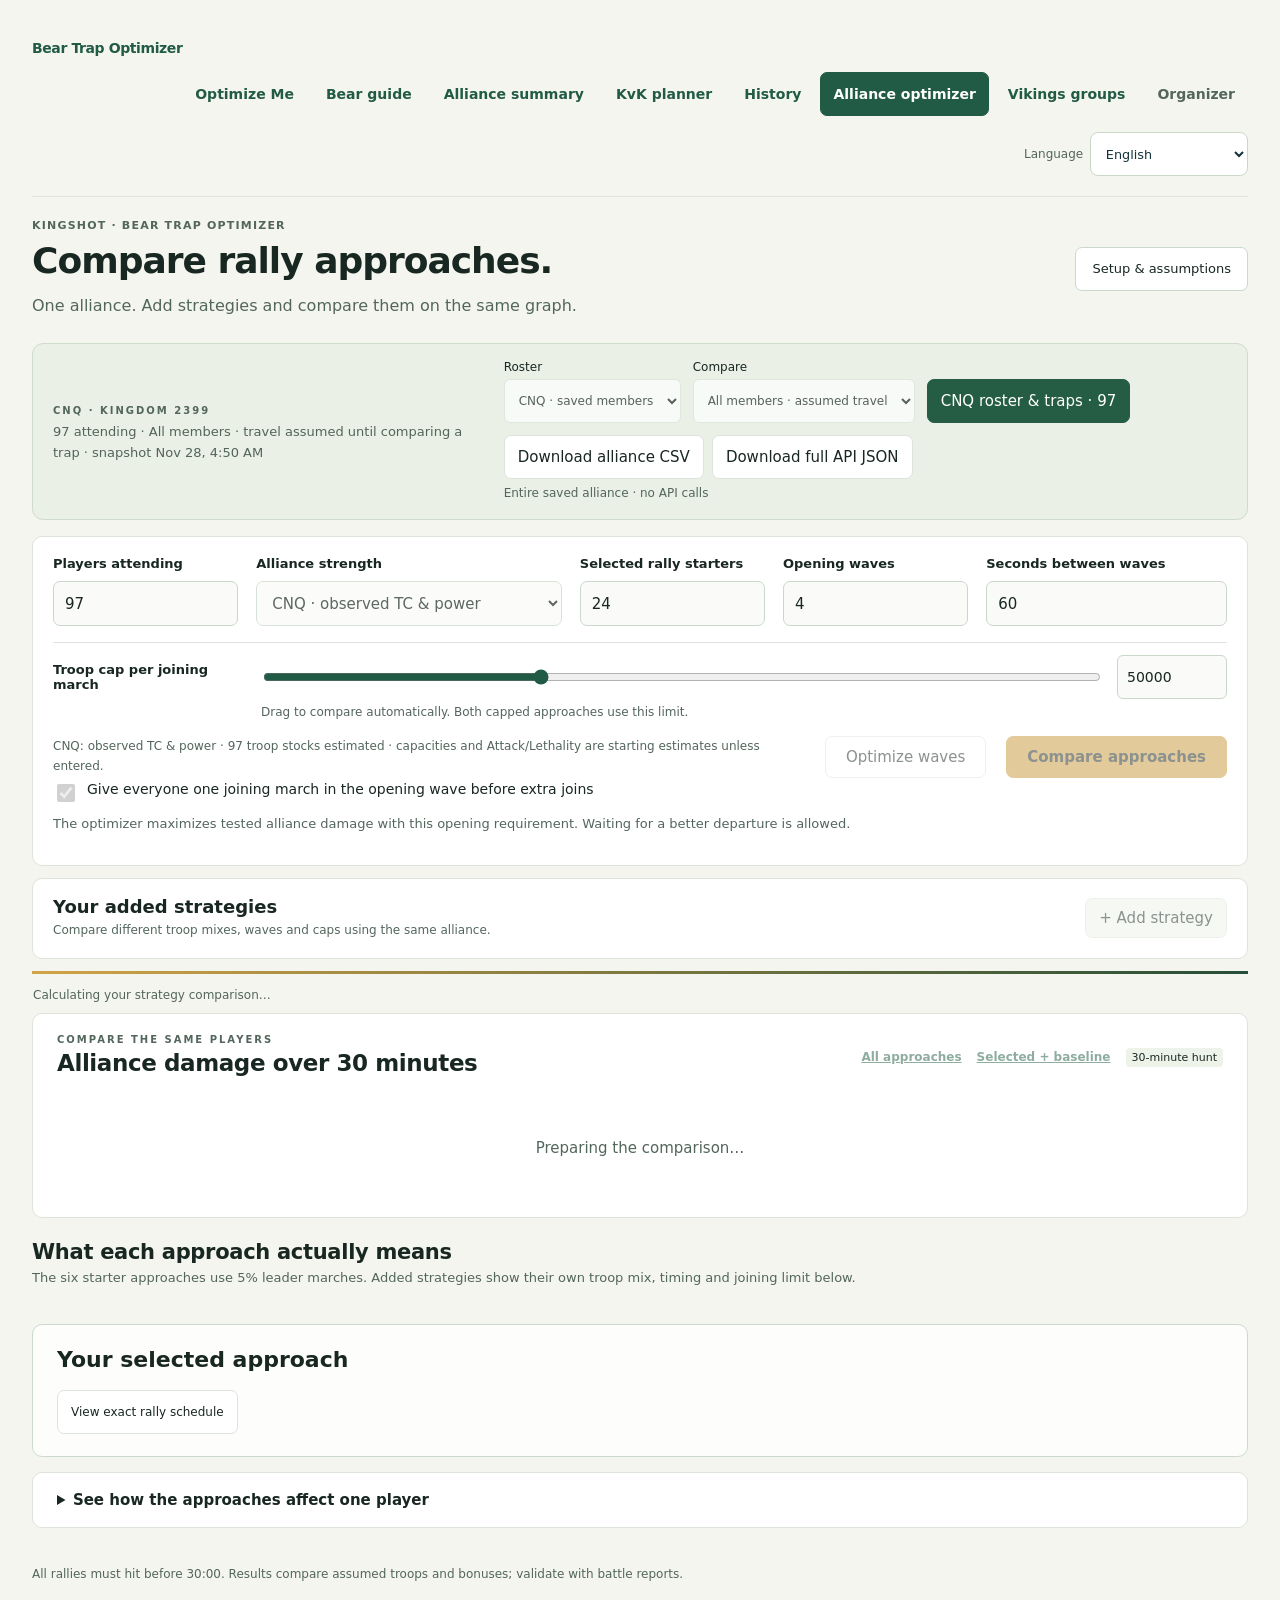
<file: web/index.html>
<!doctype html>
<html lang="en"><head><meta charset="utf-8"><meta name="viewport" content="width=device-width,initial-scale=1">
<meta name="description" content="Build and compare Kingshot Bear Trap strategies with independent troop mixes, timing and caps.">
<title>Bear Trap Optimizer</title><link rel="stylesheet" href="./styles.css?v=20261012-simple1"><link rel="stylesheet" href="./ux.css?v=20261012-simple1"><link rel="stylesheet" href="./approaches.css?v=20261015-recycle1"><link rel="stylesheet" href="./alliance.css?v=20261014-export1"><link rel="stylesheet" href="./app-ui.css?v=20261023-kvk1"><link rel="stylesheet" href="./i18n.css?v=20261030-1"><script src="./i18n.js?v=20261102-own1" defer></script></head>
<body><a class="skip" href="#main">Skip to alliance optimizer</a><div class="layout"><main class="main" id="main">
<nav class="app-nav" aria-label="Main navigation"><a class="app-brand" href="./optimize-me.html">Bear Trap Optimizer</a><div class="app-nav-links"><a id="optimizemelink" href="./optimize-me.html">Optimize Me</a><a href="./bear-guide.html">Bear guide</a><a href="./alliance-summary.html">Alliance summary</a><a href="./kvk-planner.html">KvK planner</a><a href="./history.html?player=alliance">History</a><a href="./index.html" aria-current="page">Alliance optimizer</a><a href="./vikings.html">Vikings groups</a><a href="./organizer.html">Organizer</a></div></nav>
<header class="simple-header"><div><div class="eyebrow">Kingshot · Bear Trap Optimizer</div><h1>Compare rally approaches.</h1><p>One alliance. Add strategies and compare them on the same graph.</p></div><button id="toggleSettings" aria-expanded="false" aria-controls="setupdialog">Setup &amp; assumptions</button></header>
<section class="alliance-context" aria-label="Roster used for this comparison">
<div><span class="eyebrow" id="alliancecontextlabel">CNQ · Kingdom 2399</span><p id="alliancesummary" role="status">Loading the saved alliance roster…</p></div>
<div class="alliance-context-actions"><label>Roster<select id="rostersource"><option value="cnq">CNQ · saved members</option><option value="demo">Illustrative alliance</option></select></label><label id="comparegroupwrap">Compare<select id="comparegroup"><option value="all">All members · assumed travel</option><option value="1">Bear trap 1</option><option value="2">Bear trap 2</option><option value="none">Unassigned · assumed travel</option></select></label><button type="button" id="allianceopen" aria-haspopup="dialog">Roster &amp; traps</button><div class="alliance-downloads"><div><button type="button" id="alliancedownloadcsv" disabled>Download alliance CSV</button><button type="button" id="alliancedownloadjson" disabled>Download full API JSON</button></div><span id="alliancedownloadstatus" class="fine" role="status">Entire saved alliance · no API calls</span></div></div>
</section>
<section class="panel front-controls" id="advisorinput" aria-label="Alliance, timing and troop cap controls">
<div class="front-fields">
<label class="control"><span>Players attending</span><input id="n" type="number" min="2" max="100" value="40" required></label>
<label class="control"><span>Alliance strength</span><select id="simpleprofile"><option value="top_four">Top-four mix</option><option value="developing">Developing</option><option value="established">Established</option><option value="custom">Custom assumptions</option><option value="cnq">CNQ · observed TC &amp; power</option></select></label>
<label class="control"><span>Selected rally starters</span><input id="hosts" type="number" min="1" max="40" value="24" required></label>
<label class="control"><span>Opening waves</span><input id="frontwaves" type="number" min="1" max="20" value="4" required></label>
<label class="control"><span>Seconds between waves</span><input id="frontgap" type="number" min="0" max="300" value="60" required></label>
</div><div class="cap-control"><label for="frontcap">Troop cap per joining march</label><input id="frontcap" type="range" min="1000" max="150000" step="1000" value="50000" aria-describedby="caphelp"><input id="joinmarchcap" type="number" min="1" max="2000000" step="1" value="50000" aria-label="Exact joining-march troop cap" aria-describedby="caphelp" required><p id="caphelp">Drag to compare automatically. Both capped approaches use this limit.</p></div><div class="front-footer"><p id="advisorassumptions">Illustrative top-four mix · mostly TC26–29 · 20–160M power. Refine the assumed players in Setup.</p><button type="button" id="optimizewaves">Optimize waves</button><button id="recommend" class="primary">Compare approaches</button></div>
<label class="check"><input id="firstwavejoin" type="checkbox" checked> Give everyone one joining march in the opening wave before extra joins</label><p class="fine">The optimizer maximizes tested alliance damage with this opening requirement. Waiting for a better departure is allowed.</p><details id="waveoptimization" hidden><summary>Wave optimization results</summary><p id="waveoptimizationnote" class="fine"></p><div id="waveoptimizationtable" class="summary-table"></div></details><span id="nval" hidden>40</span><span id="hostval" hidden>24</span><span id="rosterBadge" hidden></span><button id="reviewassumptions" hidden>Review assumptions</button>
</section>
<section class="panel strategy-tools" aria-labelledby="strategytoolstitle">
<div class="strategy-tools-head"><div><h2 id="strategytoolstitle">Your added strategies <span id="strategycount"></span></h2><p>Compare different troop mixes, waves and caps using the same alliance.</p></div><button type="button" id="addstrategy">+ Add strategy</button></div>
<div id="strategylist" hidden></div>
<form id="strategyeditor" class="strategy-editor" hidden novalidate>
<h3 id="strategyeditortitle">Add a strategy</h3>
<div class="strategy-fields"><label>Strategy name<input id="planname" maxlength="64" value="My strategy" required></label><label>Start with<select id="plantemplate"></select></label><label>Rally starters<input id="planhosts" type="number" min="1" max="100" value="24" required></label></div>
<div class="strategy-fields"><label>Opening pattern<select id="plancadence"><option value="groups">Opening waves</option><option value="synchronized">Everyone starts together</option><option value="staggered">Spread starts evenly</option><option value="waves">Three fixed opening groups</option><option value="custom">Fixed start interval</option></select></label><label>Number of waves<input id="planwaves" type="number" min="1" max="100" value="4" required></label><label>Seconds between waves<input id="plangap" type="number" min="0" max="600" value="60" required></label></div>
<div class="strategy-mix"><label>Troop mix approach<select id="planformation"><option value="inventory">Use available troop types</option><option value="adaptive">Aim for ratio; fill the march</option><option value="strict">Keep ratio; send fewer troops</option><option value="optimized">Choose mix with damage model</option></select></label><div class="mix-shortcuts"><span>Infantry / cavalry / archers</span><button type="button" id="planmix80">10 / 10 / 80</button><button type="button" id="planmix60">20 / 20 / 60</button></div></div>
<div class="strategy-fields"><label>Infantry (%)<input id="planinf" type="number" min="0" max="100" step="1" value="10" required></label><label>Cavalry (%)<input id="plancav" type="number" min="0" max="100" step="1" value="10" required></label><div class="strategy-output"><span>Archers (remaining)</span><output id="planarchers">80%</output></div></div><p class="strategy-help" id="planmixnote"></p>
<div class="strategy-fields"><label>Joining-march cap<select id="plancapmode"><option value="none">No voluntary cap</option><option value="fixed">Fixed cap for this strategy</option><option value="dial">Follow the front-page dial</option></select></label><label>Fixed troops per joining march<input id="plancap" type="number" min="1" max="2000000" step="1" value="50000" required></label></div>
<details class="strategy-advanced"><summary>Own-rally troops and more timing options</summary><div class="strategy-fields"><label>Troops in own rally<select id="planown"><option value="small">Small leader march</option><option value="full">Full leader march</option><option value="equal">Share troops with joins</option></select></label><label>Own troops (% of march)<input id="planownpct" type="number" min="0.001" max="100" step=".001" value="5" required></label><label>Joining troop allocation<select id="plansplit"><option value="concentrated">Fill one march at a time</option><option value="equal">Equal shares across marches</option></select></label></div><div class="strategy-fields"><label>Which rally to join<select id="planjoin"><option value="next">First reachable hit</option><option value="strength">Strongest reachable leader</option><option value="rate">Damage for time away</option></select></label><label>Seconds to wait at rally before departure (0 = join early)<input id="planjoinwindow" type="number" min="0" max="600" value="0" required></label><label>Fixed start interval (seconds)<input id="planspacing" type="number" min="0" max="600" value="25" required></label><label>Restart rule<select id="planrepeat"><option value="ready">When own troops return</option><option value="fixed">Groups on a shared clock</option></select></label><label>Shared cycle (seconds; 0 = automatic)<input id="plancycle" type="number" min="0" max="3600" value="0" required></label></div></details>
<label class="check"><input id="planfirstwave" type="checkbox"> Require an opening joining march for everyone</label><div class="strategy-editor-actions"><p>Settings stay with this strategy. The alliance and damage model are shared.</p><button type="button" id="strategycancel">Cancel</button><button type="submit" class="primary" id="strategycommit">Add &amp; compare</button></div>
</form></section>
<div class="busybar" id="busybar" aria-hidden="true"></div><div id="status" class="status" role="status" aria-live="polite">Preparing the six approaches…</div><div id="error" class="error" role="alert"></div>
<div id="stale" class="stale" hidden><b>Comparison needs updating.</b> <span id="stalereason"></span> <button id="refreshresults" class="text-button">Update comparison</button></div>
<section class="tab active" id="comparetab" role="tabpanel" aria-labelledby="tab-comparetab">
<div class="panel comparison-graph"><div class="panelhead"><div><div class="eyebrow">Compare the same players</div><h2 id="damageheading">Alliance damage over 30 minutes</h2></div><div class="graph-actions"><button id="alllines" class="text-button">All approaches</button><button id="simplelines" class="text-button">Selected + baseline</button><span id="eventlabel" class="pill">30-minute hunt</span></div></div>
<div id="legend" class="legend" aria-label="Approaches shown on the damage graph"></div><div id="alliancechart" class="chart"><div class="empty">Preparing the comparison…</div></div>
</div>
<div class="approach-heading"><h2>What each approach actually means</h2><p>The six starter approaches use 5% leader marches. Added strategies show their own troop mix, timing and joining limit below.</p></div><div id="comparisontable" class="approach-grid"></div>
<section class="panel selected-plan" id="recommendation"><h2 id="selectedname">Your selected approach</h2><p id="selecteddescription"></p><div id="planbrief"></div><div id="openinggroups"></div><div id="leaderroles"></div><button id="advisorSchedule">View exact rally schedule</button></section>
<details class="panel player-comparison" id="playerchartpanel"><summary>See how the approaches affect one player</summary><div class="panelhead"><div><h3 id="individualtitle">Player damage</h3><p>Check whether the alliance’s strongest result also helps this player.</p></div><label>Player<select id="individual" aria-label="Individual damage player"></select></label></div><div id="individualnote" class="chart-caption"></div><div id="individuallegend" class="legend" aria-label="Approaches shown on the player damage graph"></div><div id="individualchart" class="chart"></div><details class="summary-table"><summary>Damage and troop use by type</summary><div id="individualtypes" class="scroll"></div></details></details>
<div class="panel" id="searchpanel" hidden><h3>Additional combinations from the advanced search</h3><p id="searchnote"></p><div class="scroll" id="searchtable"></div></div>
<div id="resultcontext" hidden><span id="bestdamage"></span><span id="bestlabel"></span><span id="uplift"></span><span id="gap"></span><span id="fill"></span><span id="rallycount"></span><button id="viewbest">Select the highest damage</button></div>
</section>
<footer id="timingnote">All rallies must hit before 30:00. Results compare assumed troops and bonuses; validate with battle reports.</footer>
<dialog id="setupdialog" class="setup-dialog" aria-labelledby="setuptitle"><div class="setup-chrome"><div class="setup-header"><div><div class="eyebrow">Optional refinements</div><h2 id="setuptitle">Alliance setup &amp; assumptions</h2></div><button id="closeSettings">Back to comparison</button></div>
<nav class="tabs" role="tablist" aria-label="Setup pages"><button role="tab" id="tab-comparetab" aria-selected="true" aria-controls="comparetab" data-tab="comparetab">Overview</button><button role="tab" id="tab-membertab" aria-selected="false" aria-controls="membertab" data-tab="membertab">Players</button><button role="tab" id="tab-trooptab" aria-selected="false" aria-controls="trooptab" data-tab="trooptab">Troops &amp; bonuses</button><button role="tab" id="tab-plantab" aria-selected="false" aria-controls="plantab" data-tab="plantab">Exact schedule</button><button role="tab" id="tab-modeltab" aria-selected="false" aria-controls="modeltab" data-tab="modeltab">Model &amp; custom plans</button></nav><p class="setup-tab-hint">Swipe the tabs for more settings · arrow keys also work.</p></div>
<div class="setup-layout"><aside id="setupcontrols" aria-label="Optional simulation settings" hidden><h3>Optional rally settings</h3>
<p class="help">The main page compares six complete approaches. These controls add a custom approach or change detailed assumptions.</p>
<details id="customsettings"><summary>Build a custom approach</summary>

<label class="control"><span>When rallies start</span><select id="cadence"><option value="groups">Start groups of players together</option><option value="staggered">Spread starts across one cycle</option><option value="synchronized">Start all rallies together</option><option value="waves">Three start groups</option><option value="custom">Use a fixed start interval</option></select></label>
<label class="control"><span>Start interval (seconds)</span><input id="spacing" type="number" value="25" min="0" max="600"></label>
<div class="two"><label class="control"><span>Starters per group</span><input id="groupsize" type="number" value="10" min="1" max="100"></label><label class="control"><span>Seconds between groups</span><input id="waveinterval" type="number" value="60" min="0" max="600"></label></div>
<label class="control"><span>After the opening groups</span><select id="waverepeat"><option value="ready">Restart as soon as own troops return</option><option value="fixed">Repeat groups on a shared clock</option></select></label>
<label class="control"><span>Shared cycle (seconds; 0 = automatic)</span><input id="wavecycle" type="number" value="0" min="0" max="3600"></label>
<label class="check"><input id="reserveown" type="checkbox" checked> Keep troops ready for your next own rally</label>
<div class="two"><label class="control"><span>Minimum leader score (% of best)</span><input id="minleaderscore" type="number" value="0" min="0" max="100"></label><label class="control"><span>Minimum rally troop capacity</span><input id="minleadercap" type="number" value="0" min="0" max="20000000"></label></div>
<p class="help">Leader score compares identical reference troops under each leader's bonuses. The automatic planner tests stricter starter pools; these are hard minimums for every plan, including end-of-event starters.</p>
<label class="control"><span>Which open rally to join</span><select id="joinpolicy"><option value="rate">Best score per time away</option><option value="next">First reachable hit</option><option value="strength">Highest-rated rally leader</option></select></label>
<label class="control"><span>Troops in your own rally</span><select id="own"><option value="equal">One equal share</option><option value="full">Maximum march size</option><option value="small">Small troop group</option></select></label>
<label class="control"><span>Own-rally troops (% of march size)</span><input id="small" type="number" value="5" min="0.01" max="100" step="1"></label>
<label class="control"><span>Troops in joining marches</span><select id="split"><option value="equal">One equal share per march</option><option value="concentrated">Fill one march at a time</option></select></label>
<label class="control"><span>Troop mix approach</span><select id="formation"><option value="inventory">Use available troop types</option><option value="strict">Keep ratio; send fewer troops</option><option value="adaptive">Aim for ratio; fill the march</option><option value="optimized">Choose mix with damage model</option></select></label>
<p class="help" id="formationhelp"></p><p class="help">Set target percentages on the Troops &amp; bonuses page.</p><div id="customhelp" class="setting-help"></div>
<label class="check"><input id="finalpush" type="checkbox"> Allow extra starters near the end</label>
</details>
<details id="eventsettings"><summary>Event timing and limits</summary><p class="help">Adjust the joining-march troop cap with the slider on the front page. The game’s total rally capacity and joiner limit apply to every approach.</p>
<div class="two"><label class="control"><span>Event length (minutes)</span><input id="duration" type="number" value="30" min="1" max="60"></label><label class="control"><span>Rally countdown (seconds)</span><input id="countdown" type="number" value="300" min="10" max="600"></label></div>
<div class="two"><label class="control"><span>Demo joining marches per player</span><input id="slots" type="number" value="5" min="0" max="10"></label><label class="control"><span>Maximum joiners per rally</span><input id="joincap" type="number" value="14" min="1" max="30"></label></div>
<p class="help">One separate leader slot. *Applied when generating a roster; existing member slots are editable.</p>
<label class="control"><span>Delay before sending again (seconds)</span><input id="reaction" type="number" value="3" min="1" max="60"></label>
<p class="help" data-i18n-rich="r8da39587dd89"><b>Hard cutoff:</b> rallies must hit before the event ends. Final starts account for both the five-minute countdown and host travel.</p>
</details>
<details id="demosettings"><summary>Assumed player ranges</summary><div class="two"><label class="control"><span>Lowest Town Center</span><input id="mintown" type="number" value="24" min="1" max="100"></label><label class="control"><span>Highest Town Center</span><input id="maxtown" type="number" value="30" min="1" max="100"></label></div>
<div class="two"><label class="control"><span>Smallest rally capacity</span><input id="minrally" type="number" value="450000" min="1"></label><label class="control"><span>Largest rally capacity</span><input id="maxrally" type="number" value="1000000" min="1"></label></div><p class="help">These settings create made-up players. Replacing the roster removes your current edits. Save your alliance first.</p>

<div class="two"><label class="control"><span>Lowest past event score (millions)</span><input id="minscore" type="number" value="3" min="0"></label><label class="control"><span>Highest past event score (millions)</span><input id="maxscore" type="number" value="224" min="1"></label></div>
<div class="two"><label class="control"><span>Lowest account power (millions)</span><input id="minpower" type="number" value="20" min="0"></label><label class="control"><span>Highest account power (millions)</span><input id="maxpower" type="number" value="160" min="1"></label></div>
<div class="two"><label class="control"><span>Smallest usable troop stock</span><input id="mintroops" type="number" value="150000" min="1" step="1000"></label><label class="control"><span>Largest usable troop stock</span><input id="maxtroops" type="number" value="1000000" min="1" step="1000"></label></div>
<div class="two"><label class="control"><span>Smallest maximum march</span><input id="minmarch" type="number" value="65000" min="1"></label><label class="control"><span>Largest maximum march</span><input id="maxmarch" type="number" value="150000" min="1"></label></div>
<div class="two"><label class="control"><span>Lowest troop tier</span><input id="mintier" type="number" value="8" min="1" max="10"></label><label class="control"><span>Highest troop tier</span><input id="maxtier" type="number" value="10" min="1" max="10"></label></div>
<div class="two"><label class="control"><span>Lowest leader Attack bonus (%)</span><input id="minattack" type="number" value="70" min="0"></label><label class="control"><span>Highest leader Attack bonus (%)</span><input id="maxattack" type="number" value="280" min="0"></label></div>
<div class="two"><label class="control"><span>Lowest leader Lethality bonus (%)</span><input id="minlethality" type="number" value="50" min="0"></label><label class="control"><span>Highest leader Lethality bonus (%)</span><input id="maxlethality" type="number" value="240" min="0"></label></div>
<p class="help">These are editable example ranges, not measured Kingdom 2399 stats. The same bonus is assigned to all three troop types in the demo. Stronger profiles receive larger stocks, marches, rally capacities, tiers and bonuses. Town level is a label, not a combat multiplier. Enter actual per-type bonuses on Troops &amp; bonuses. The example whole-stock quality rises from 0.8 to 1.2; edit it per player on Alliance setup. Residual leader multipliers default to 1 to avoid counting these bonuses twice.</p>
<div class="two"><label class="control"><span>Lowest leader multiplier</span><input id="minstrength" type="number" value="1" min="0.01" step="0.1"></label><label class="control"><span>Highest leader multiplier</span><input id="maxstrength" type="number" value="1" min="0.01" step="0.1"></label></div>
<div class="two"><label class="control"><span>Infantry in demo stock (%)</span><input id="stockinf" type="number" value="40" min="0" max="100"></label><label class="control"><span>Cavalry in demo stock (%)</span><input id="stockcav" type="number" value="25" min="0" max="100"></label></div><p class="help">Remaining stock is archers. These are training-inventory assumptions, not the troops you send in a march. Total stocks rise across the selected power range; power does not prove how many troops a player owns.</p><button class="wide" id="generate">Rebuild illustrative players</button>
<p class="help">Score and account power are context. Synthetic host strength and troop counts use an illustrative correlation, not a Kingshot formula. Edit real values in Players.</p>
</details>
<div class="planning-preferences"><label class="control"><span>Search priority</span><select id="searchgoal"><option value="balanced">Less waiting, within 5% of best damage</option><option value="damage">Highest estimated damage</option><option value="flow">Least troop waiting</option></select></label><label class="control"><span>First-start window (seconds)</span><input id="openinglimit" type="number" value="240" min="0" max="3600"></label></div><div class="sidebar-actions"><button class="primary wide" id="run">Compare with my custom approach</button><button class="wide" id="search" style="margin-top:10px">Search more combinations</button><p class="help">Search can take a minute or longer. It tests a limited set of plans; it does not prove the best possible strategy.</p></div>
</aside><div class="setup-details"><section class="tab" id="membertab" role="tabpanel" aria-labelledby="tab-membertab">
<div class="panel"><h3>Who is taking part?</h3><p>Tick attending players. Select a name to edit that player’s march limits and travel times. Troop counts are entered on Troops &amp; bonuses.</p><label class="control roster-filter"><span>Find a player</span><input id="memberfilter" type="search" placeholder="Player name"></label><div id="rostertable" class="roster"></div><div id="membereditor" class="member-editor"></div><div class="toolbar"><button id="rosterexport">Download roster (.csv)</button><button id="rosterimport">Load roster (.csv)</button><input type="file" id="rosterfile" accept=".csv" hidden></div><p class="fine">Changed attendance or saved player details require a new comparison. Use Save alliance file in the Save, load or download section below to retain edits after closing the tab.</p></div>
<details class="panel calibration" id="calibration"><summary>Advanced: estimate leader multipliers from battle reports</summary><p>Use a player’s damage from one rally, not their whole-event total. Include the rally leader and infantry / cavalry / archer counts sent. Keep heroes and buffs comparable. Account power and past event score do not set damage automatically.</p><ol><li>Keep “How troop counts are combined” on per-player mode in Help &amp; model.</li><li>Paste reports in the sample CSV format below. Counts must add up to the march’s troop total. Set the actual tiers.</li><li>Estimate multipliers, then apply to matching player names. Turn baseline scaling off in Help &amp; model for report-calibrated score comparisons.</li></ol><button id="samplereports">Insert example report format</button><label class="control"><span>Individual rally contribution reports (CSV)</span><textarea id="reports" placeholder="host,troops,damage,infantry,cavalry,archers,infantry_tier,cavalry_tier,archers_tier"></textarea></label><div class="toolbar"><button id="fit">Estimate leader multipliers</button><button id="applyfit" disabled>Apply estimates to matching players</button></div><div id="fitoutput" class="fine"></div><p class="fine">The example contains made-up damage. Estimates cannot resolve the game’s unverified personal-credit formula.</p></details>
</section><section class="tab" id="trooptab" role="tabpanel" aria-labelledby="tab-trooptab">
<div class="panel"><div class="panelhead"><div><h3>What troops does this player have?</h3><p>Enter troops available for Bear. Each troop can be in only one march at a time.</p></div><label>Player<select id="troopplayer" aria-label="Troop planner player"></select></label></div><div class="two" id="stockeditor"></div><p id="stocksource" class="fine"></p><div id="stockdraft" class="notice" hidden>Troop edits are not saved yet. Save this player before comparing.</div>
<details id="typeadvanced"><summary>Troop tiers and leader bonuses (optional)</summary><p>Choose the troop tier. If you have this player’s rally-report stats, enter total Attack and Lethality bonuses by type. These stats apply when this player leads; joining uses the chosen leader’s bonuses. Leave quality multipliers at 1 unless you have a measured adjustment.</p><div id="typeeditor" class="scroll"></div><p class="fine">Advanced: quality adjusts mixed tiers or TrueGold relative to the selected tier. Example: 491 / 472 = 1.040 for T10 TG1 infantry Attack. Exact hero skills and TrueGold skills are not simulated. Avoid counting a bonus in both report stats and the leader multiplier.</p></details>
<div class="toolbar"><button id="applystock" class="primary">Save player troops and bonuses</button></div><details><summary>Use an estimate instead of counted troops</summary><p>This uses the power and stock endpoints in “Create a demo alliance”. It is a placeholder assumption, not a measured power-to-troop formula. It replaces this player’s troop counts.</p><button id="estimatepower">Estimate stock from demo assumptions</button></details></div>
<div class="panel"><h3>Compare one wave of marches</h3><p>All these marches leave with the same rally leader. This is a stock check and damage comparison for one wave, not the full 30-minute event.</p>
<div class="two"><label class="control"><span>Rally leader for this comparison</span><select id="previewhost" aria-label="Formation preview rally leader"></select></label><label class="control"><span>Marches away at the same time</span><input id="previewcount" type="number" value="5" min="1" max="11"></label><label class="control"><span>Requested troops in each march</span><input id="previewsize" type="number" value="45301" min="1"></label></div>
<p class="fine">Five joining marches + your own rally means six simultaneous marches. All six use the same stock. This preview allows a stock comparison beyond your joining slots; event simulations enforce the slots.</p>
<details open><summary>Target mix: infantry / cavalry / archers</summary><div class="two"><label class="control"><span>Target infantry (%)</span><input id="ratioinf" type="number" value="10" min="0" max="100"></label><label class="control"><span>Target cavalry (%)</span><input id="ratiocav" type="number" value="10" min="0" max="100"></label></div><div id="ratioreadout" class="ratio-readout"></div><p class="fine">The target is shared with your rally-plan settings. The other approaches can use a different mix when troops are short.</p></details>
<div class="toolbar"><button id="preview" class="primary">Compare troop mixes</button><button id="spreadevenly">Split my troop stock evenly</button><button id="fullsize">Use maximum march size</button></div>
<div id="previewstatus" class="fine" role="status" aria-live="polite"></div><div id="stockcheck" class="notice"></div><div id="formationcomparison" class="scroll"></div><p class="fine">Damage change compares one wave with “Use available troop types” (0%). +10% means 10% more estimated damage, not 10% more event score. Troops left at home may be useful for a later wave.</p><div id="marchdetails" class="scroll march-selection"></div></div>
<details class="panel"><summary>Check target-mix limits across the alliance</summary><p>This counts full joining marches at each player’s maximum march size. A zero means no full target-mix march fits; smaller or different mixes may still work. Your own rally also needs troops.</p><div id="inventorydiagnostics" class="scroll"></div></details>
</section><section class="tab" id="plantab" role="tabpanel" aria-labelledby="tab-plantab">
<div class="panel"><div class="panelhead"><div><h3>How to follow this rally plan</h3><p>This is the selected plan shown in the summary above.</p></div><label>Plan<select id="planselect" aria-label="Rally schedule plan"></select></label></div><div id="plantips" class="actiontext"></div><div id="cutoffhelp" class="notice"></div></div>
<div class="panel"><h3>When rallies hit Bear</h3><p>One row per starter. Each dot is a rally that hits before the event ends. Larger dots mean more of the rally’s capacity is filled. Dots show hit times, not start times.</p><div id="timelinechart" class="chart timeline-wrap"></div><div id="timelinecaption" class="chart-caption"></div></div>
<div class="split"><div class="panel"><h3>Score earned in each minute</h3><p>Tall bars are busy minutes. Empty minutes have no hits. Each bar covers one full minute.</p><div id="minutechart" class="chart"></div></div><div class="panel"><h3>Troops away from home</h3><p>These troops are waiting in rallies, travelling or returning. A high count does not guarantee better damage.</p><div id="usagechart" class="chart"></div></div></div>
<div class="panel"><div class="panelhead"><h3>Start times for each rally starter</h3><div class="toolbar"><button id="planexport">Download rally start times (.csv)</button><button id="assignmentexport">Download every player’s troop assignments (.csv)</button></div></div><p>Times count from the event opening: 5:30 means five minutes and thirty seconds after it begins. Follow actual rally availability; troop shortages can delay the planned starts.</p><div id="scheduletable" class="schedule"></div></div>
<div class="panel"><h3>Troops ready to join but waiting</h3><p>Troops at home with a free joining slot and no reachable rally with room. This excludes troops kept for your own rally, sending delays, full joining slots and the final join cutoff.</p><div id="waitingchart" class="chart"></div></div>
<div class="panel"><h3>Who gains or loses with this plan?</h3><p>Each player is compared with their score when everyone starts together. Rally damage credited to a starter includes other participants; the personal score here is only that player’s contribution.</p><div id="memberresults" class="scroll"></div></div>
</section><section class="tab" id="modeltab" role="tabpanel" aria-labelledby="tab-modeltab">
<div class="panel"><h3>Start here: what the results mean</h3><p>This simulator uses your selected roster. Published power and Town Center values are observations; troop counts and combat bonuses may still be estimates. Enter measured values to improve the comparison.</p><div class="policy-grid"><article><h4>What can I trust without a damage formula?</h4><p>Troop stock limits, march capacities and timing. A rally only scores if it hits before the event ends. A 25:01 start is too late with a five-minute countdown.</p></article><article><h4>What still needs alliance testing?</h4><p>Damage totals, best troop ratios and how the game credits individual damage. Try both count-combination modes; a ranking that changes needs battle-report evidence.</p></article></div><p>Equal-tier community Attack weights are roughly infantry 1, cavalry 3, archers 4; the reported archer bonus against Bear raises its default weight to 4.4. Leader buffs and troop-count scaling change the final result.</p></div>
<div class="panel"><h3>Assumed alliance mix</h3><p>The default is a generic scenario for a strong top-four alliance, not a measured average or an imported Kingdom 2399 roster. Town Center and power describe the mix; usable troop stocks, tiers, rally capacities and report bonuses drive the model.</p><div id="profiletable" class="scroll"></div><p data-i18n-rich="r67e311e8d1ee">Use the player editor to enter real counts and bonuses. Detailed range edits switch to custom illustrative assumptions. The public <a href="https://api.kingshotstats.com/" target="_blank" rel="noopener">Kingshot Stats API</a> advertises roster data but requires an API key; no live alliance census is connected here.</p></div>
<div class="panel"><h3>Terms used on this page</h3><dl class="glossary"><dt>Rally starter / leader</dt><dd>The player who starts the rally. Sometimes called the host. One own-rally slot is separate from joining slots.</dd><dt>Joining march</dt><dd>Troops you send to another player’s rally. Joining slots limit how many of these can be away at once.</dd><dt>Troop stock</dt><dd>The usable troops you own. Available stock excludes troops already away from home.</dd><dt>Rally capacity used</dt><dd>Troops in the rally divided by that leader’s total rally capacity. It includes the starter’s troops.</dd><dt>Baseline</dt><dd>The comparison plan where everyone eligible starts together. It is not a reconstruction of your last event.</dd><dt>Leader multiplier</dt><dd>An advanced estimate for fixed hero and other effects not already entered as Attack/Lethality bonuses. 1 means no extra multiplier; 2 doubles otherwise identical estimated damage.</dd><dt>k / M / B</dt><dd>Thousand / million / billion. For example, 2B is 2,000,000,000.</dd></dl></div>
<details class="panel model-controls" id="modelsettings"><summary>Advanced damage settings</summary>
<label class="control"><span>Damage calculation</span><select id="damagemodel"><option value="sqrt">Community square-root model</option><option value="weighted">Troop weights, linear troop count</option><option value="legacy">Old model: all troop types equal</option></select></label>
<p class="help" id="modelhelp">Community research, not an official game formula. Troop tier and the rally leader's Attack and Lethality change each type's damage.</p>
<label class="control"><span>How troop counts are combined</span><select id="damagescope"><option value="march">Calculate each player's contribution</option><option value="rally">Combine troops across the rally</option></select></label>
<p class="help">*Square-root model only. Personal scoring versus pooled rally scoring is not verified. Test both; rankings can change. Pooled mode assigns damage by each player's weighted troops.</p>
<div class="two"><label class="control"><span>Archer advantage against Bear (%)</span><input id="counter" type="number" value="10" min="0" max="1000"></label><label class="control"><span>Expected extra archer attacks (%)</span><input id="volley" type="number" value="0" min="0" max="1000"></label></div>
<p class="help">Reported archer advantage against infantry: 10%. Optional extra-attack expectation: 10% in community research. Keep at 0 to reproduce the simpler worked example. Neither number is official.</p>
<label class="control"><span>Additional trap Attack bonus (%)</span><input id="bearbonus" type="number" value="0" min="0" max="1000"></label>
<p class="help">Added to the host's Attack %. Enter 0 if the report stats already include this bonus.</p>
<label class="control"><span>Troop-count scaling (linear models) <b id="expval">1.00</b></span><input id="exponent" type="range" min="0.8" max="1.2" step="0.05" value="1" oninput="expval.textContent=Number(this.value).toFixed(2)"></label>
<p class="help">Used by the two linear models only. 1.0 means double the troops gives double the damage.</p>
</details>
<details class="panel model-controls" id="scalesettings"><summary>Score scale and baseline comparison</summary><p>The default 2B baseline sets the graph’s score scale for comparing plans. It does not predict your alliance’s next score or make the demo realistic.</p><label class="control"><span>Comparison baseline score (billions)</span><input id="target" type="number" value="2" min="0.001" step="0.1"></label>
<label class="check"><input id="normalize" type="checkbox" checked> Scale the baseline to this score</label>
<label class="control"><span>Uncalibrated score scale</span><input id="scale" type="number" value="100" min="0.001" step="1"></label>
<p class="help">Normalization scales the synchronized baseline once and holds that scale fixed across strategies. It is not validation against your actual event.</p>
</details>
<details class="panel"><summary>Read the full damage equations and limitations</summary><p>There is no official published Kingshot damage formula in the sources we found. The model uses community researchers' equations and troop tables. We do not treat agreement between fan tools as independent proof.</p><p>Equal-tier base Attack is about Infantry 1, Cavalry 3, Archers 4. The reported 10% archer counter bonus makes the archer coefficient about 4.4. A coefficient is not a fixed damage-per-soldier ratio: troop count scaling, tier, the host's Attack and Lethality, and hero effects all matter.</p><p data-i18n-rich="r43e5760b0f58"><b>Community square-root model:</b> each type's contribution is proportional to √(type count × min(total count, 5,000)) × base Attack × (1 + host Attack / 100) × (1 + host Lethality / 100) × type bonuses. Common battle constants and ten rounds are absorbed into one score scale. The linear size slider does not apply in this mode.</p><p data-i18n-rich="r6047d2e85737"><b>Where counts are combined:</b> per-player mode calculates each player's troop types separately. Pooled mode combines each type across the whole rally, uses a weighted mean coefficient for mixed tiers, and allocates that type's damage back by weighted troop counts. The game's exact personal-credit method is unresolved here. Try both scopes before relying on a ranking.</p><p data-i18n-rich="r3364d54cbbb4"><b>Troop weights, linear count:</b> troops × type coefficient. This is a simpler sensitivity alternative. <b>Old equal-type model:</b> treats all types equally and preserves the earlier calculator. New troop-aware results are not comparable with old calibrated coefficients unless refitted.</p><p>Host strength is a residual multiplier for fixed heroes and other effects. If you enter report Attack and Lethality separately, refit Host strength; an old coefficient may already contain those bonuses. Historical event score and account power never directly multiply damage.</p><p>At equal tier and equal type bonuses, the unconstrained square-root optimum is proportional to the square of each type's coefficient. With 1 / 3 / 4.4 that is about 3.4% / 30.7% / 65.9%, not a universal 10 / 10 / 80. Stronger archer bonuses can push archers higher. This is a model result, not an official formation recommendation.</p><p>“Choose mix from damage model” optimizes the next available march under stock limits. It does not jointly optimize every future rally. It assumes no required minimum percentage for activating a hero skill. Use the target-ratio policies if your fixed hero setup needs a particular mix. Troop tier, extra-attack rates, mixed-tier aggregation, procs and personal-score credit remain modelling limits.</p><p>The demo inventory uses user-chosen stock percentages and linearly interpolates total troop counts across the chosen power range. Buildings, heroes and research also contribute to power. Power-based estimates are placeholders until replaced with counts.</p></details>
<div class="panel"><h3>Source notes · researched 11 October 2026</h3><ul><li data-i18n-rich="radc9e961c532"><a href="https://kingshotguides.com/guide/bear-trap-damage-mechanics-and-example-simulation/" target="_blank" rel="noopener">Daryl's Bear Trap worked example</a>: T6 base values, ten rounds, 5,000-bear army factor and archer counter bonus.</li><li data-i18n-rich="r6abbda9fe1ce"><a href="https://kingshotsim.com/damage-formula" target="_blank" rel="noopener">Absy Labs damage methodology</a>: Attack × Lethality and square-root army factor. Derived partly from a related game's engine, not official Kingshot code.</li><li data-i18n-rich="r9e440b05a55d"><a href="https://kingshotsim.com/rally-and-troops" target="_blank" rel="noopener">Absy Labs troop and rally notes</a>: tier values, leader bonuses and optional archer extra-attack expectation.</li><li data-i18n-rich="r79feccc78ae9"><a href="https://strategicnoodle.com/kingshot/database/troops" target="_blank" rel="noopener">StrategicNoodles troop database</a>: community reference for tier values.</li></ul><p>All are community sources. Use battle reports with known troop counts, tiers and hosts to check the model on your server.</p></div>
<div class="panel"><h3>Timing and troop limits</h3><p>Troops and each troop type are reserved when sent and are unavailable until returning. A player may join a rally once, may use their configured joining slots, and may lead one separate rally. Rally capacity includes the leader. 14 joiners is an editable starting assumption.</p><p>Only impacts before the event ends count. With a 300-second countdown, a rally started at 25:01 cannot score. Travel makes the final safe start earlier still. For an assigned Bear trap group, joining travel uses city-to-city coordinate estimates; rally travel uses the chosen trap position. Calibrate these estimates against measured marches. Other rosters use per-player travel inputs. Heroes, losses and unpredictable reaction delays are not individually simulated.</p><p>Normalizing the baseline scales it once to the target (2B by default) and uses that same scale for all scenarios. It does not validate the model. Turn it off after report calibration. The search compares a bounded set of setups; it does not prove the best possible alliance strategy.</p></div>
</section></div></div>
<details class="panel file-tools"><summary>Save, load or download</summary><div class="toolbar"><button id="save">Save alliance file</button><button id="load">Load alliance file</button><input type="file" id="projectfile" accept=".json" hidden><button id="exportcsv">Download comparison (.csv)</button><button id="svgexport">Download damage graph (.svg)</button></div><p class="save-note">Save your alliance file to keep edits after closing this tab.</p><div id="notice" class="notice"></div></details>
</dialog>
<dialog id="alliancedialog" class="alliance-dialog" aria-labelledby="alliancetitle">
<header class="alliance-dialog-header"><div><div class="eyebrow">CNQ · Kingdom 2399</div><h2 id="alliancetitle">Your roster &amp; Bear traps</h2><p id="alliancedatainfo">Saved API observations · assignments stay on this device.</p></div><button type="button" id="allianceclose">Back to comparison</button></header>
<div class="alliance-tools"><button type="button" id="alliancerefresh">Update from saved data</button><button type="button" id="allianceimport">Import alliance plan</button><button type="button" id="allianceexport">Export alliance plan</button><input type="file" id="alliancefile" accept=".json,application/json" hidden><span class="fine" id="alliancesavenote">Changes are saved in this browser. Export a copy for another device.</span></div>
<div class="alliance-info">Names, Town Centers, power and city positions come from the API. Troops, capacity and Attack/Lethality start as editable estimates. Trap groups are unassigned until you choose them.</div>
<form id="alliancetrapform" class="alliance-trap-form" novalidate>
<div class="alliance-trap-card"><h3>Bear trap 1</h3><div class="two"><label>X coordinate<input id="trapx1" type="number" min="0" max="1000000" step="1" placeholder="Enter X"></label><label>Y coordinate<input id="trapy1" type="number" min="0" max="1000000" step="1" placeholder="Enter Y"></label></div><p id="trapcount1">0 members assigned</p><button type="button" id="comparetrap1">Compare Bear trap 1</button></div>
<div class="alliance-trap-card"><h3>Bear trap 2</h3><div class="two"><label>X coordinate<input id="trapx2" type="number" min="0" max="1000000" step="1" placeholder="Enter X"></label><label>Y coordinate<input id="trapy2" type="number" min="0" max="1000000" step="1" placeholder="Enter Y"></label></div><p id="trapcount2">0 members assigned</p><button type="button" id="comparetrap2">Compare Bear trap 2</button></div>
<div class="alliance-trap-save"><button type="submit" class="primary" id="savetrappositions">Save trap coordinates</button><span class="fine">Changing coordinates recalculates distances and keeps existing assignments.</span><button type="button" id="autoassigntraps" class="primary">Auto-assign by proximity</button><span class="fine">Assigns unassigned members to the nearer trap. Save coordinates for both traps first.</span></div>
</form>
<div class="alliance-workspace">
<section class="alliance-map-panel" aria-label="Member coordinate map"><div class="panelhead"><h3>City positions</h3><span class="fine" id="alliancepositioncount"></span></div><div class="alliance-map-controls" aria-label="Map zoom controls"><button type="button" id="mapzoomin" aria-label="Zoom in">+</button><output id="mapzoomlevel" aria-live="polite">100%</output><button type="button" id="mapzoomout" aria-label="Zoom out">−</button><button type="button" id="mapfitnearby">Fit nearby</button><button type="button" id="mapfitall">Fit all</button></div><div id="alliancemap" tabindex="0" aria-label="City map. Scroll to zoom, drag to pan, or use plus, minus and arrow keys."></div><div class="alliance-map-pan" aria-label="Pan map"><button type="button" id="mappanleft" aria-label="Pan map left">←</button><button type="button" id="mappanup" aria-label="Pan map up">↑</button><button type="button" id="mappandown" aria-label="Pan map down">↓</button><button type="button" id="mappanright" aria-label="Pan map right">→</button><span class="fine">Scroll to zoom · drag to pan</span></div><p class="fine">Click a city to select its member. Green: Bear trap 1 · purple: Bear trap 2 · grey: unassigned · orange outline: distant and excluded. Positions show the saved snapshot.</p>
<section id="distancecutoffcontrols" class="alliance-distance-cutoff" aria-labelledby="distancetitle"><h4 id="distancetitle">Exclude distant members</h4><label class="check"><input id="distanceenabled" type="checkbox" checked> Apply distance cutoff to calculations</label><label>Maximum distance from trap (coordinate units)<input id="distancemax" type="number" min="1" max="1000000" step="1" value="100"></label><button type="button" id="savedistance">Apply cutoff</button><p id="distancecutoffsummary" class="fine" role="status"></p><details id="distanceexcluded" hidden></details><p class="fine">Uses the chosen trap for that group, or the nearest saved trap for All members. Excluded members stay in the roster; attendance and assignments are preserved.</p></section><details id="timingcalibration" class="alliance-calibration"><summary>Distance &amp; timing estimates</summary><div><label>Coordinate units per city width<input id="citywidth" type="number" min=".1" max="100" step=".1" value="2"></label><label>Seconds per city width<input id="cityseconds" type="number" min=".01" max="100" step=".01" value="4"></label><label>Fixed travel offset (seconds)<input id="traveloffset" type="number" min="0" max="60" step=".1" value="2"></label><button type="button" id="savecalibration">Apply calibration</button></div><p class="fine">Initial values are assumptions. Time = offset + straight-line distance ÷ city width × seconds per city width. Enter a measured march below to override a player’s trap travel. City-to-city joining travel uses the same calibration.</p></details>
<details class="alliance-data-help"><summary>Refresh source data</summary><p class="fine" data-i18n-rich="r5cfc99492a03">Update from saved data reads the published snapshot and makes no MightPulse API calls. Only Erross can request fresh API data in the <a href="https://github.com/Erross/BearTrapOptimizer/actions/workflows/mightpulse-owner-refresh.yml" target="_blank" rel="noopener">owner refresh workflow</a>. For selected profiles, copy their governor IDs into that workflow’s member IDs field, then update from saved data here.</p><label class="fine">Selected governor IDs<textarea id="selectedgovernorids" readonly rows="3" placeholder="Select members to list their IDs"></textarea></label></details>
</section>
<section class="alliance-members" aria-labelledby="alliancememberstitle"><h3 id="alliancememberstitle">Members</h3><div class="alliance-filters" role="group" aria-label="Filter members by trap"><button type="button" data-alliance-group="all" aria-pressed="true">All members</button><button type="button" data-alliance-group="1" aria-pressed="false">Bear trap 1</button><button type="button" data-alliance-group="2" aria-pressed="false">Bear trap 2</button><button type="button" data-alliance-group="none" aria-pressed="false">Unassigned</button></div>
<div class="alliance-search"><input id="alliancemembersearch" type="search" placeholder="Find a name or governor ID" aria-label="Find alliance members"><button type="button" id="selectallmembers">Select all matching</button><button type="button" id="clearmemberselection">Clear</button></div>
<div class="alliance-bulk"><strong id="alliancepicked">0 selected</strong><label>Assign to trap<select id="bulkgroup"><option value="keep">Keep assignment</option><option value="1">Bear trap 1</option><option value="2">Bear trap 2</option><option value="none">Unassigned</option></select></label><label>Attendance<select id="bulkattendance"><option value="keep">Keep attendance</option><option value="yes">Attending</option><option value="no">Absent</option></select></label><label>Rally role<select id="bulkrole"><option value="keep">Keep role</option><option value="yes">May start rallies</option><option value="no">Join only</option></select></label><button type="button" id="applyalliancebulk" class="primary">Apply</button></div>
<button type="button" id="assignnearest" class="alliance-nearest">Assign unassigned members to nearest trap</button>
<div class="alliance-table-wrap"><table class="alliance-table" aria-label="CNQ members and Bear trap assignments"><thead><tr><th><input id="selectmemberpage" type="checkbox" aria-label="Select members on this page"></th><th>Member</th><th>Trap / role</th><th>Ring / travel</th><th>Attending</th></tr></thead><tbody id="alliancerows"></tbody></table></div>
<div class="alliance-pagination"><span class="fine" id="alliancememberpage"></span><div><button type="button" id="allianceprev">Previous</button><button type="button" id="alliancenext">Next</button></div></div>
<div id="alliancedeparted" class="fine"></div></section></div>
<section id="alliancemembereditor" class="alliance-member-editor" hidden><h3 id="allianceeditorname"></h3><p class="fine" id="allianceeditorobserved"></p><form id="alliancememberform" novalidate>
<div class="alliance-member-basic"><label>Assigned trap<select id="membertrap"><option value="none">Unassigned</option><option value="1">Bear trap 1</option><option value="2">Bear trap 2</option></select></label><label>Fallback ring (missing coordinates only)<input id="memberring" type="number" min="1" max="10000" placeholder="From coordinates"></label><label id="measuredtravellabel">Measured travel to assigned trap (seconds)<input id="membermeasuredtravel" type="number" min="0" max="3600" step="1" placeholder="Use estimate"></label><label>Measured return (seconds)<input id="membermeasuredreturn" type="number" min="0" max="3600" step="1" placeholder="Same as outbound"></label><label class="check"><input id="memberattending" type="checkbox"> Attending</label><label class="check"><input id="membercanhost" type="checkbox"> May start rallies</label></div>
<details><summary>Enter measured troop counts, capacities and combat bonuses</summary><p class="fine">Leave a field blank to use its labelled estimate. Enter either the total stock or all three troop counts. Attack and Lethality should come from battle stats; arena gear does not provide a complete Bear setup.</p><div id="alliancestateditor" class="alliance-stat-editor"></div></details>
<div class="toolbar"><button type="submit" class="primary" id="savealliancemember">Save member</button><button type="button" id="closealliancemember">Discard editor changes</button></div></form></section>
<div id="alliancestatus" class="alliance-status" role="status" aria-live="polite"></div>
</dialog></main></div>
<script src="./app-ui.js?v=20261022-ux1"></script><script src="./app.js?v=20261029-i18n2"></script><script src="./formations-ui.js?v=20261022-ux1"></script><script src="./ux.js?v=20261022-ux1"></script><script src="./strategy-builder.js?v=20261022-ux1"></script><script src="./alliance-model.js?v=20261013-map2"></script><script src="./alliance-export.js?v=20261014-export1"></script><script src="./alliance-ui.js?v=20261022-ux1"></script><script src="./approaches.js?v=20261029-i18n2"></script><script src="./personal-model.js?v=20261102-own1"></script><script src="./personal-context.js?v=20261021-personal1"></script></body></html>
</file>
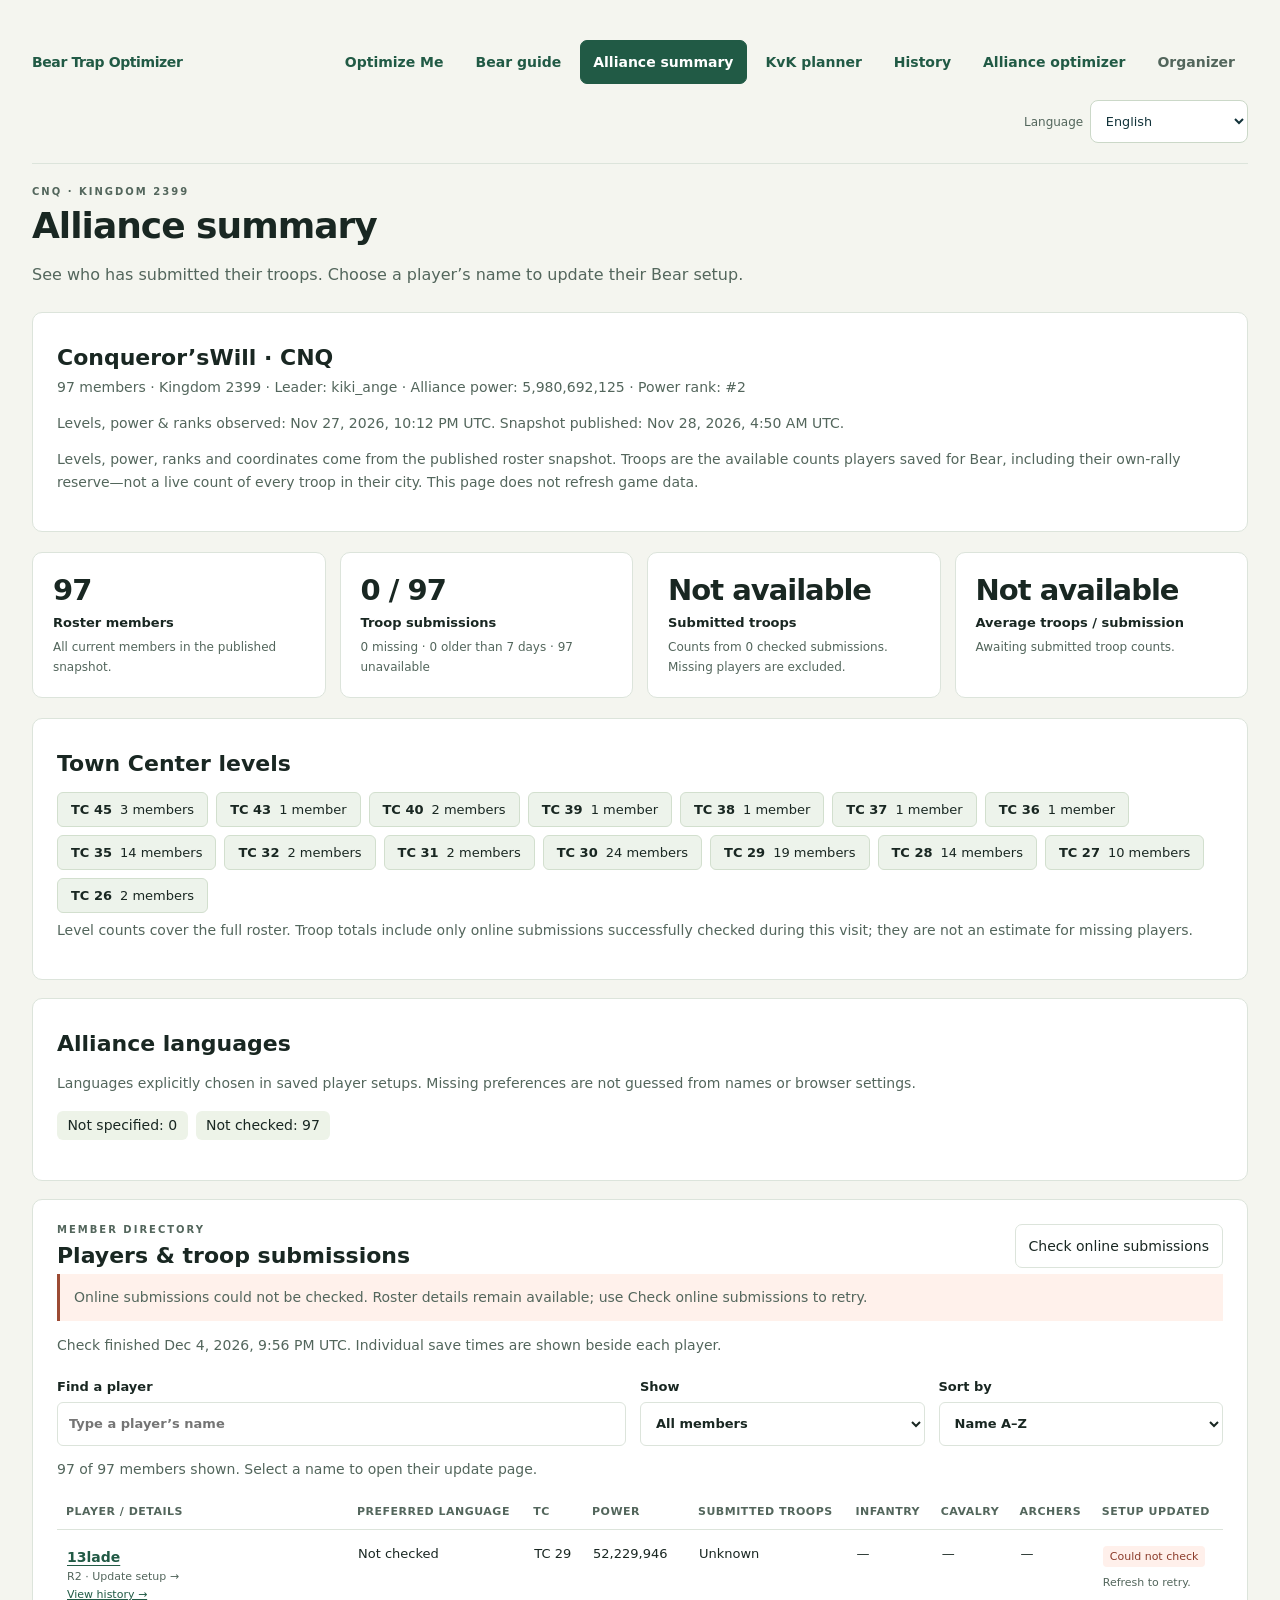
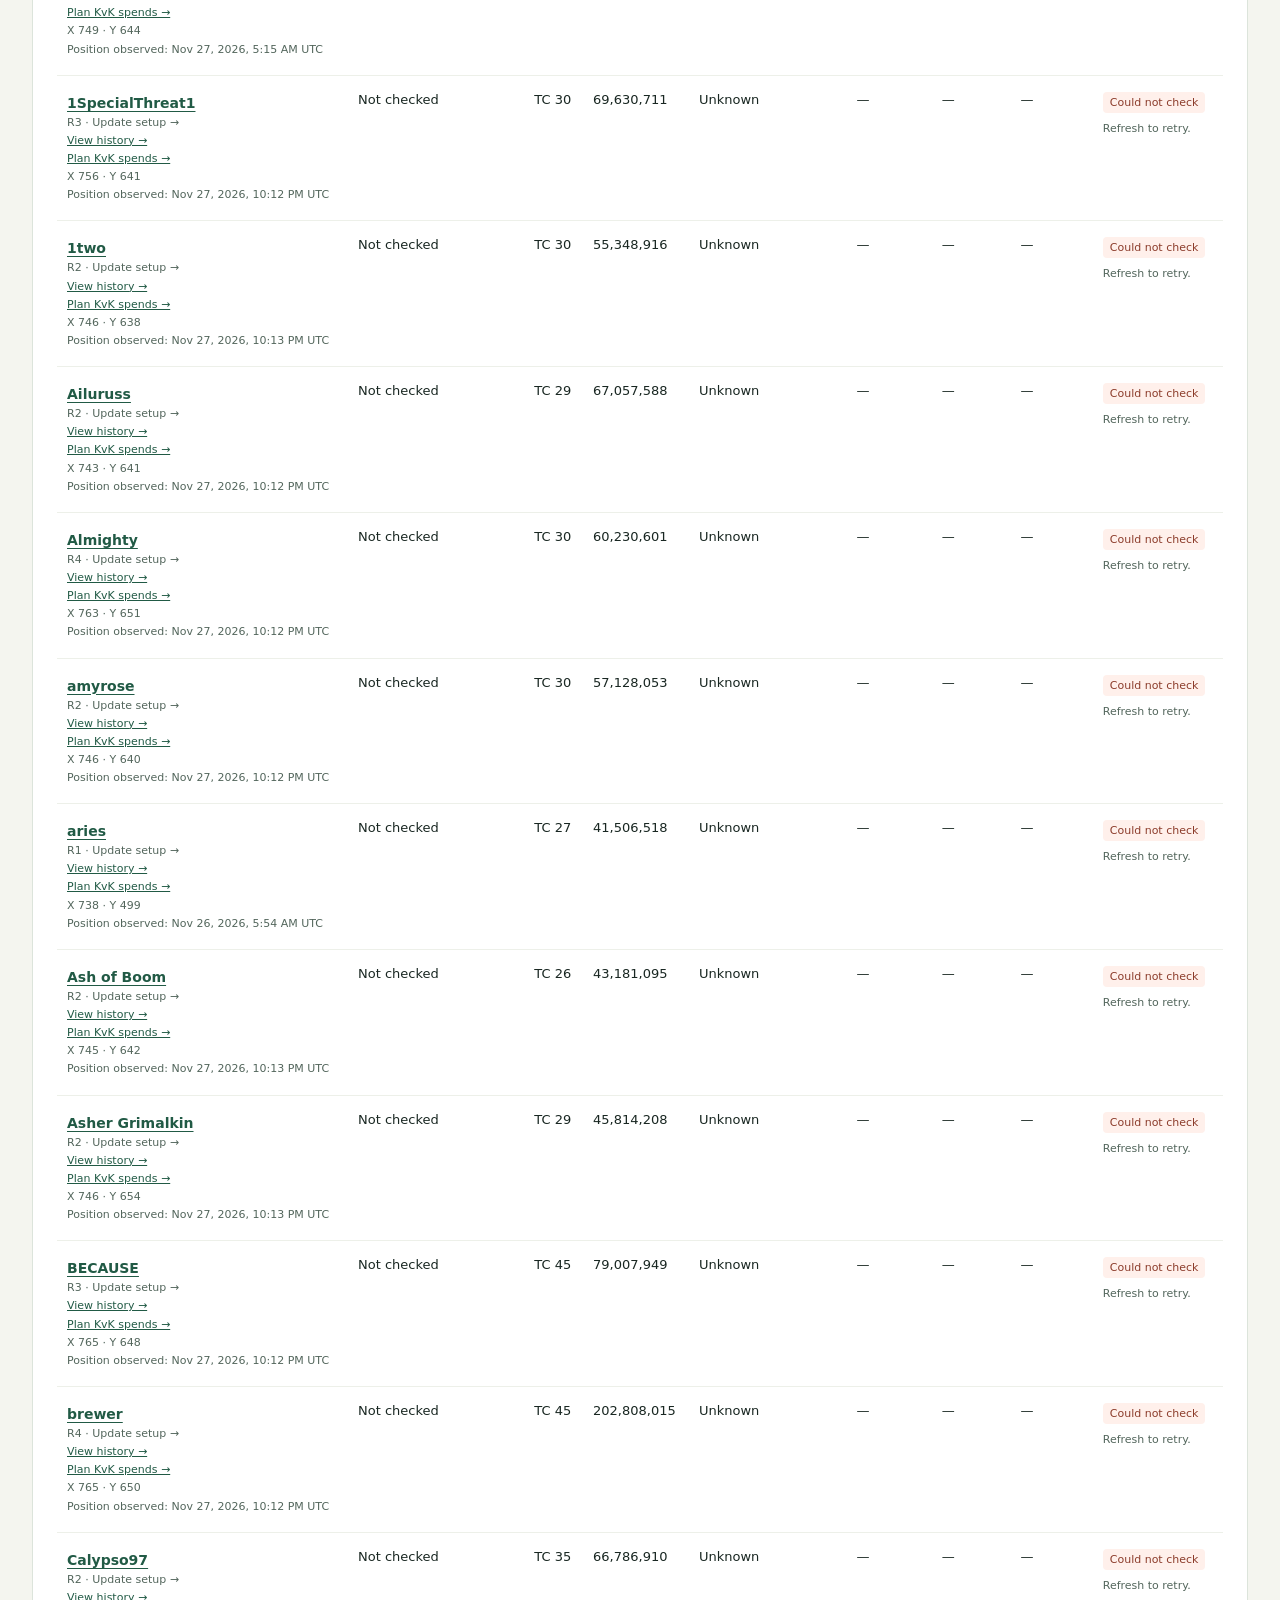
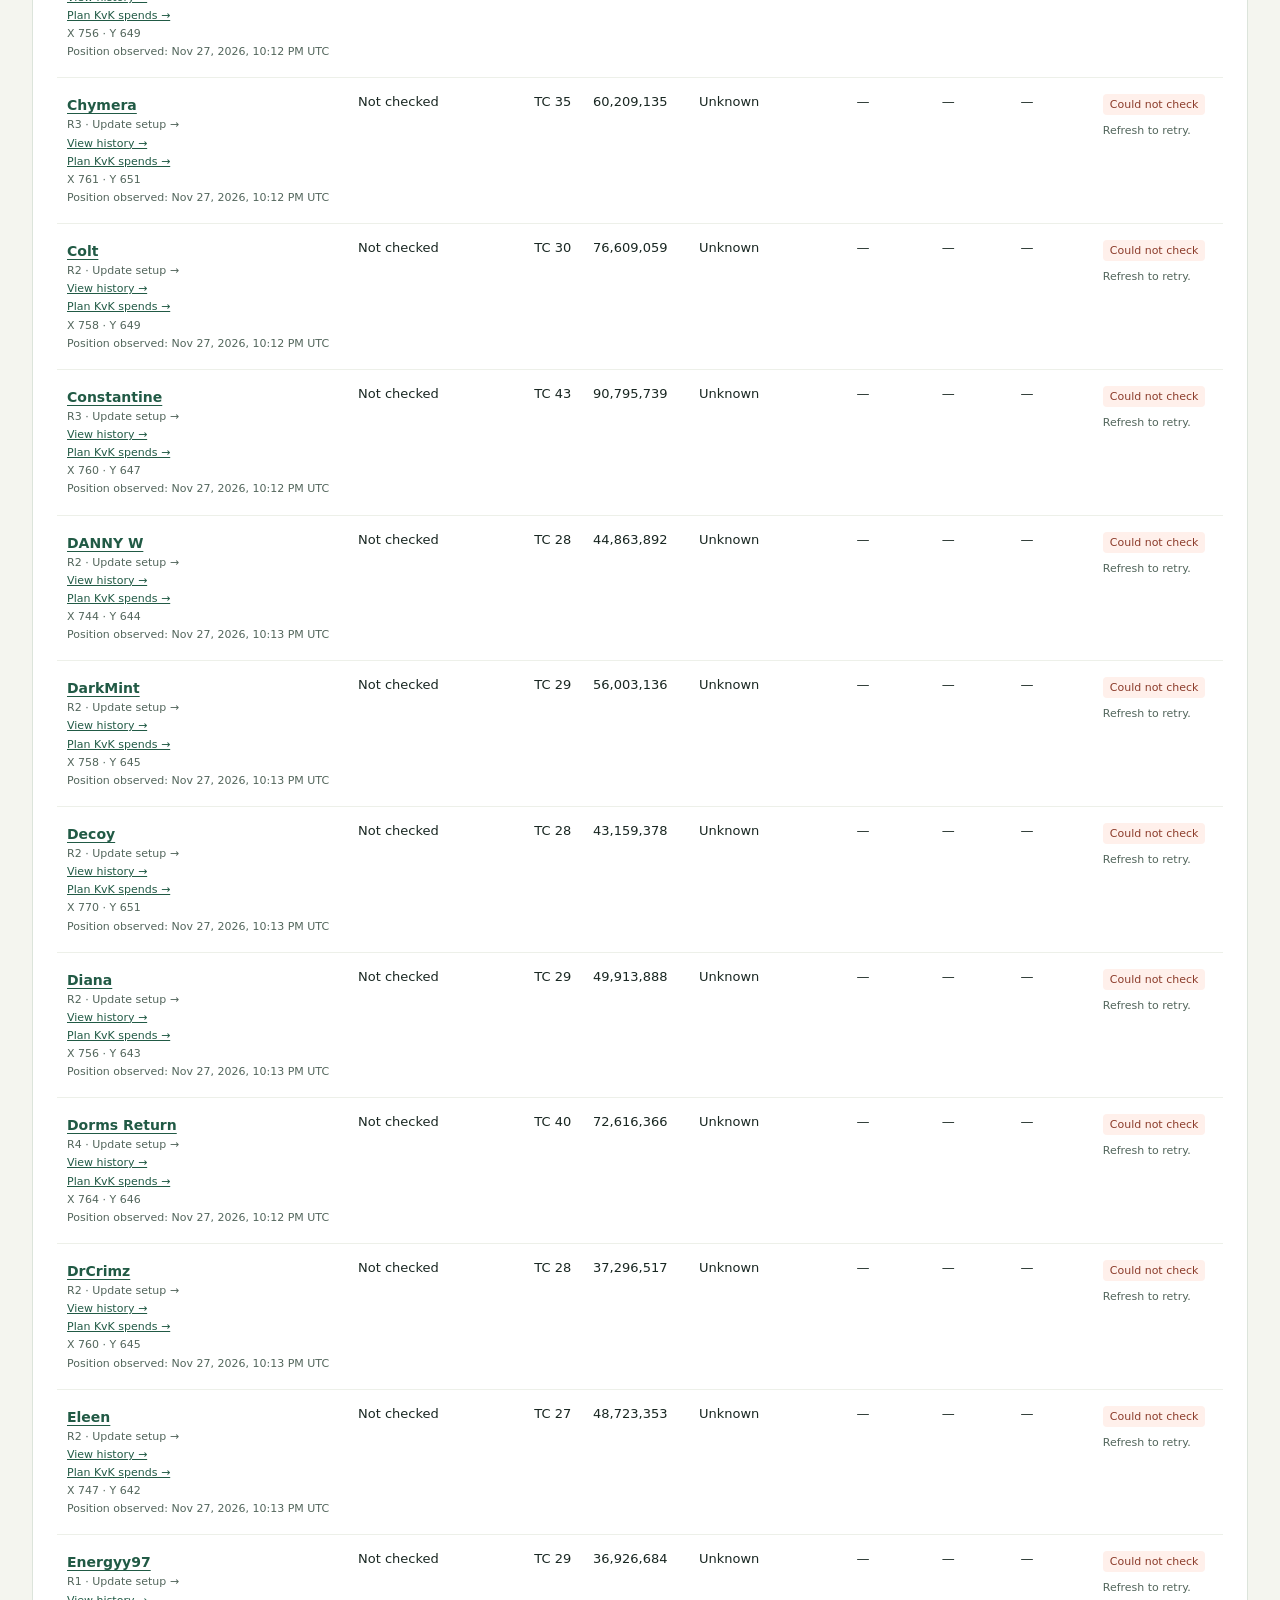
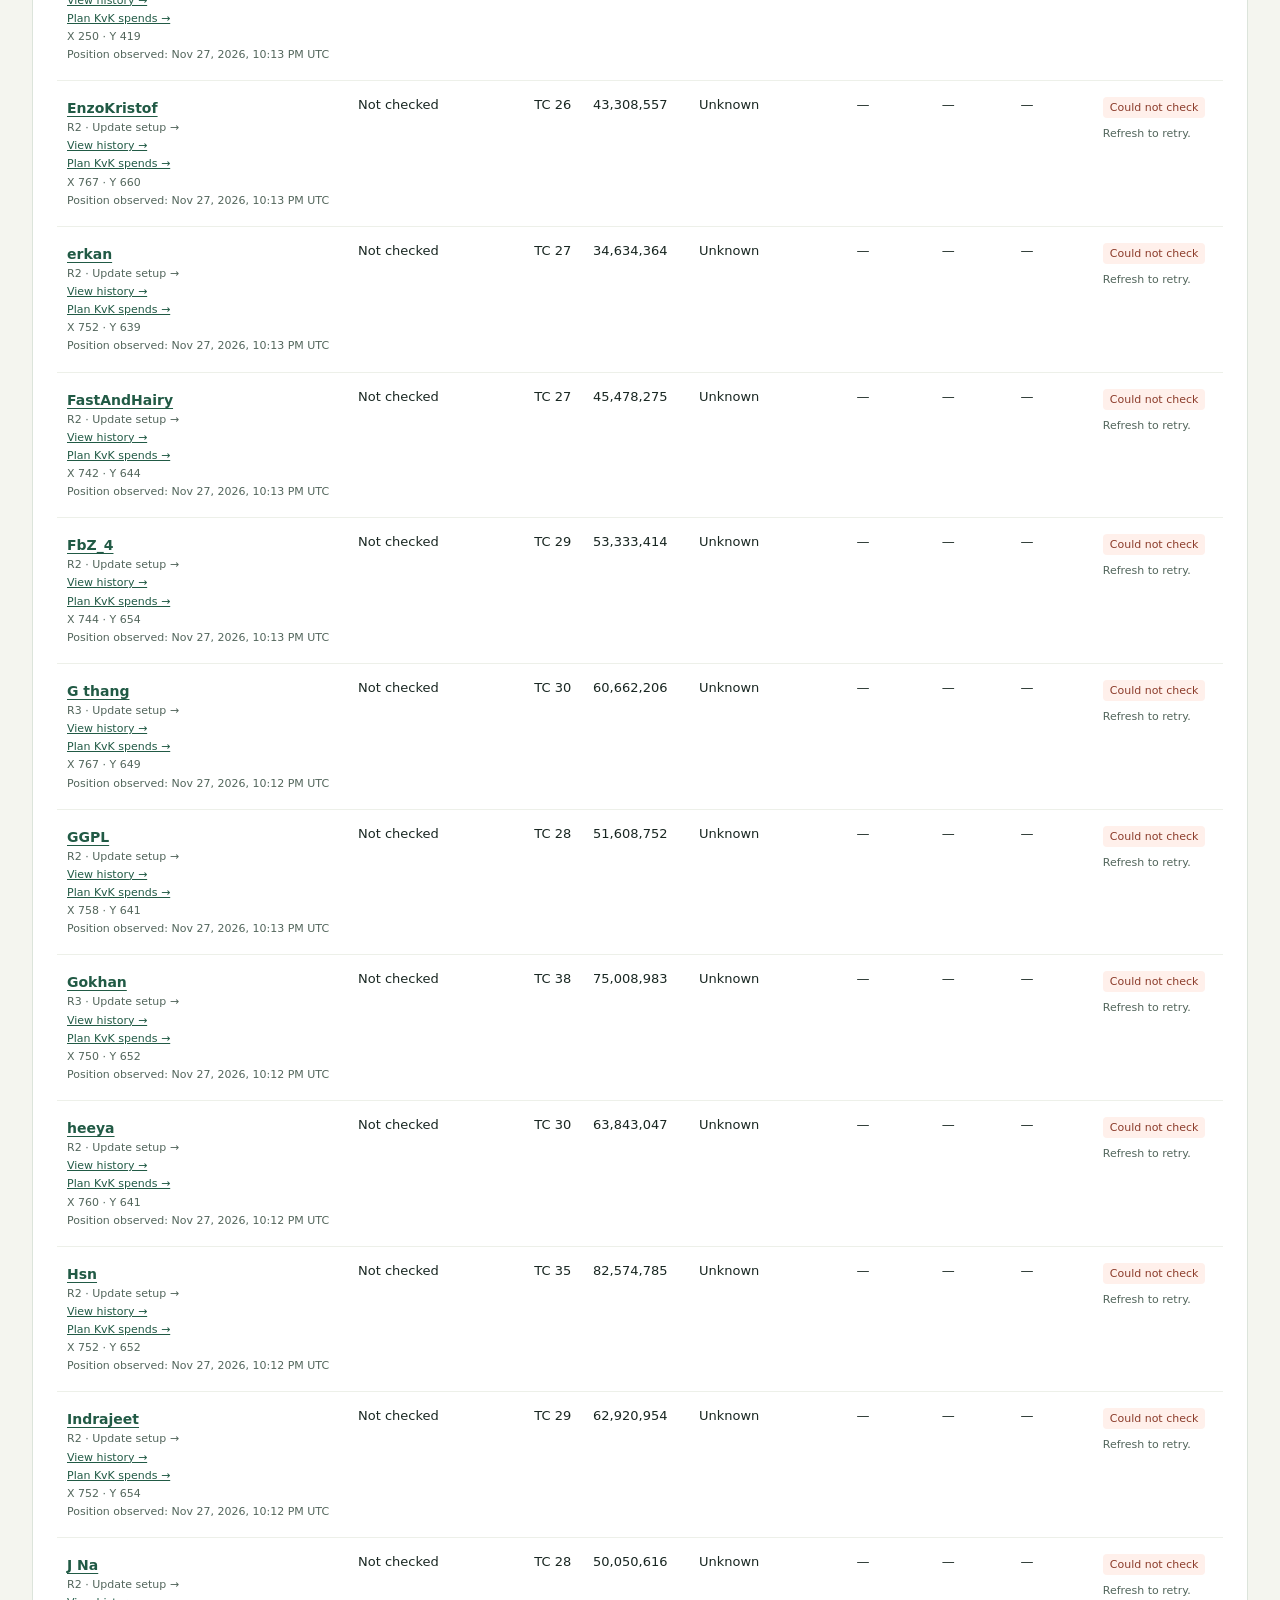
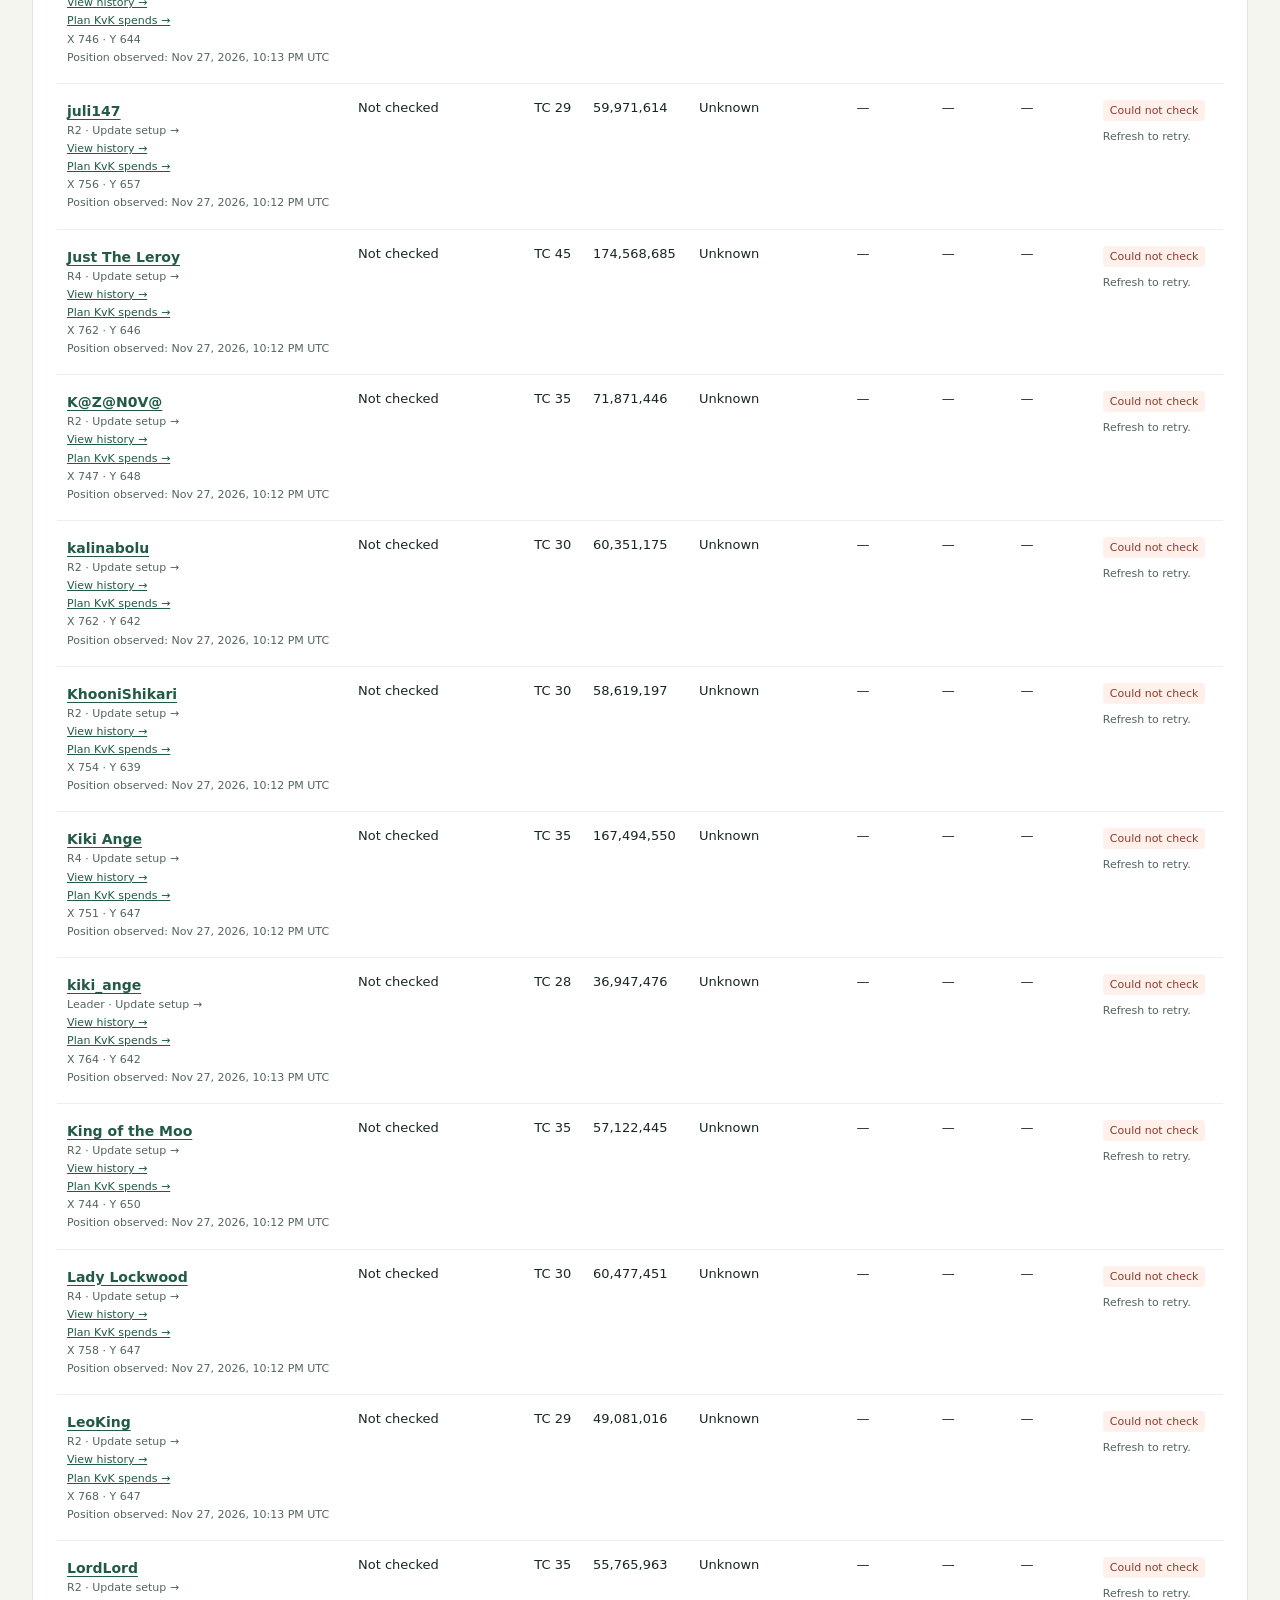
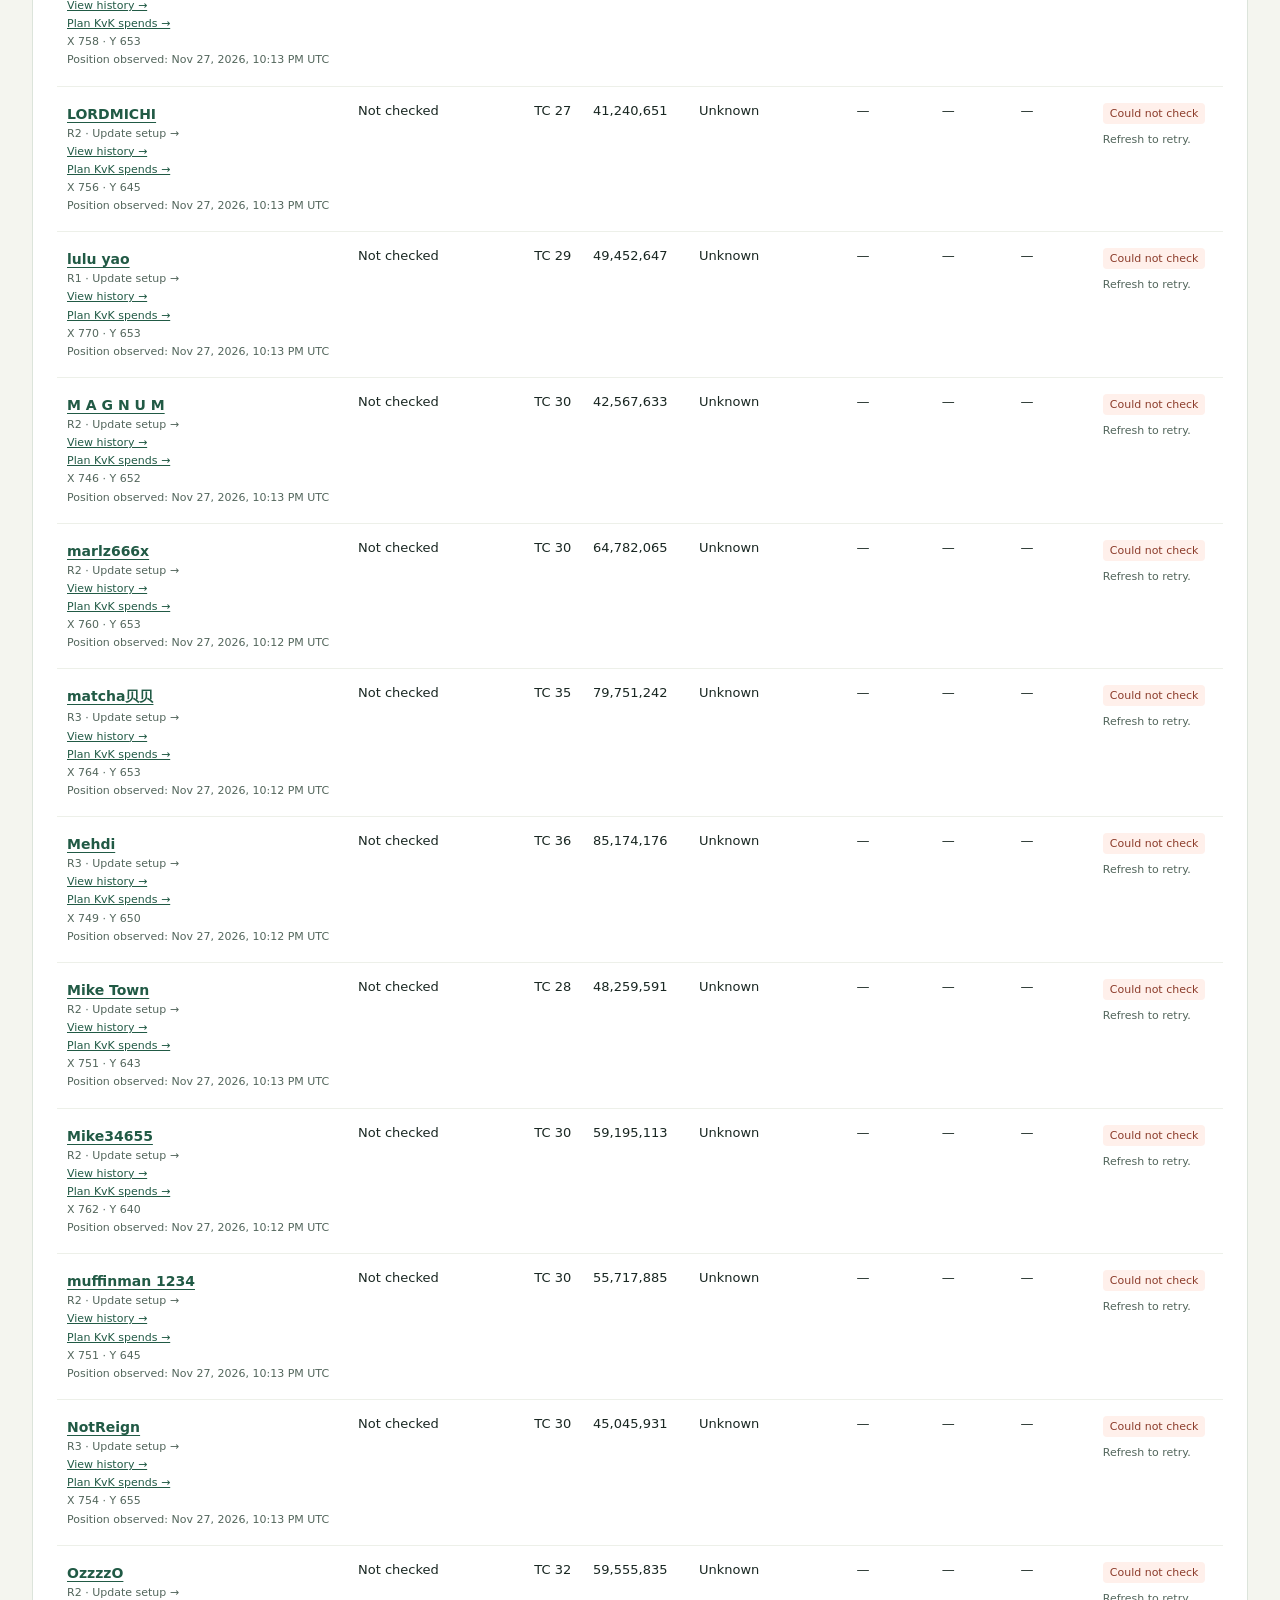
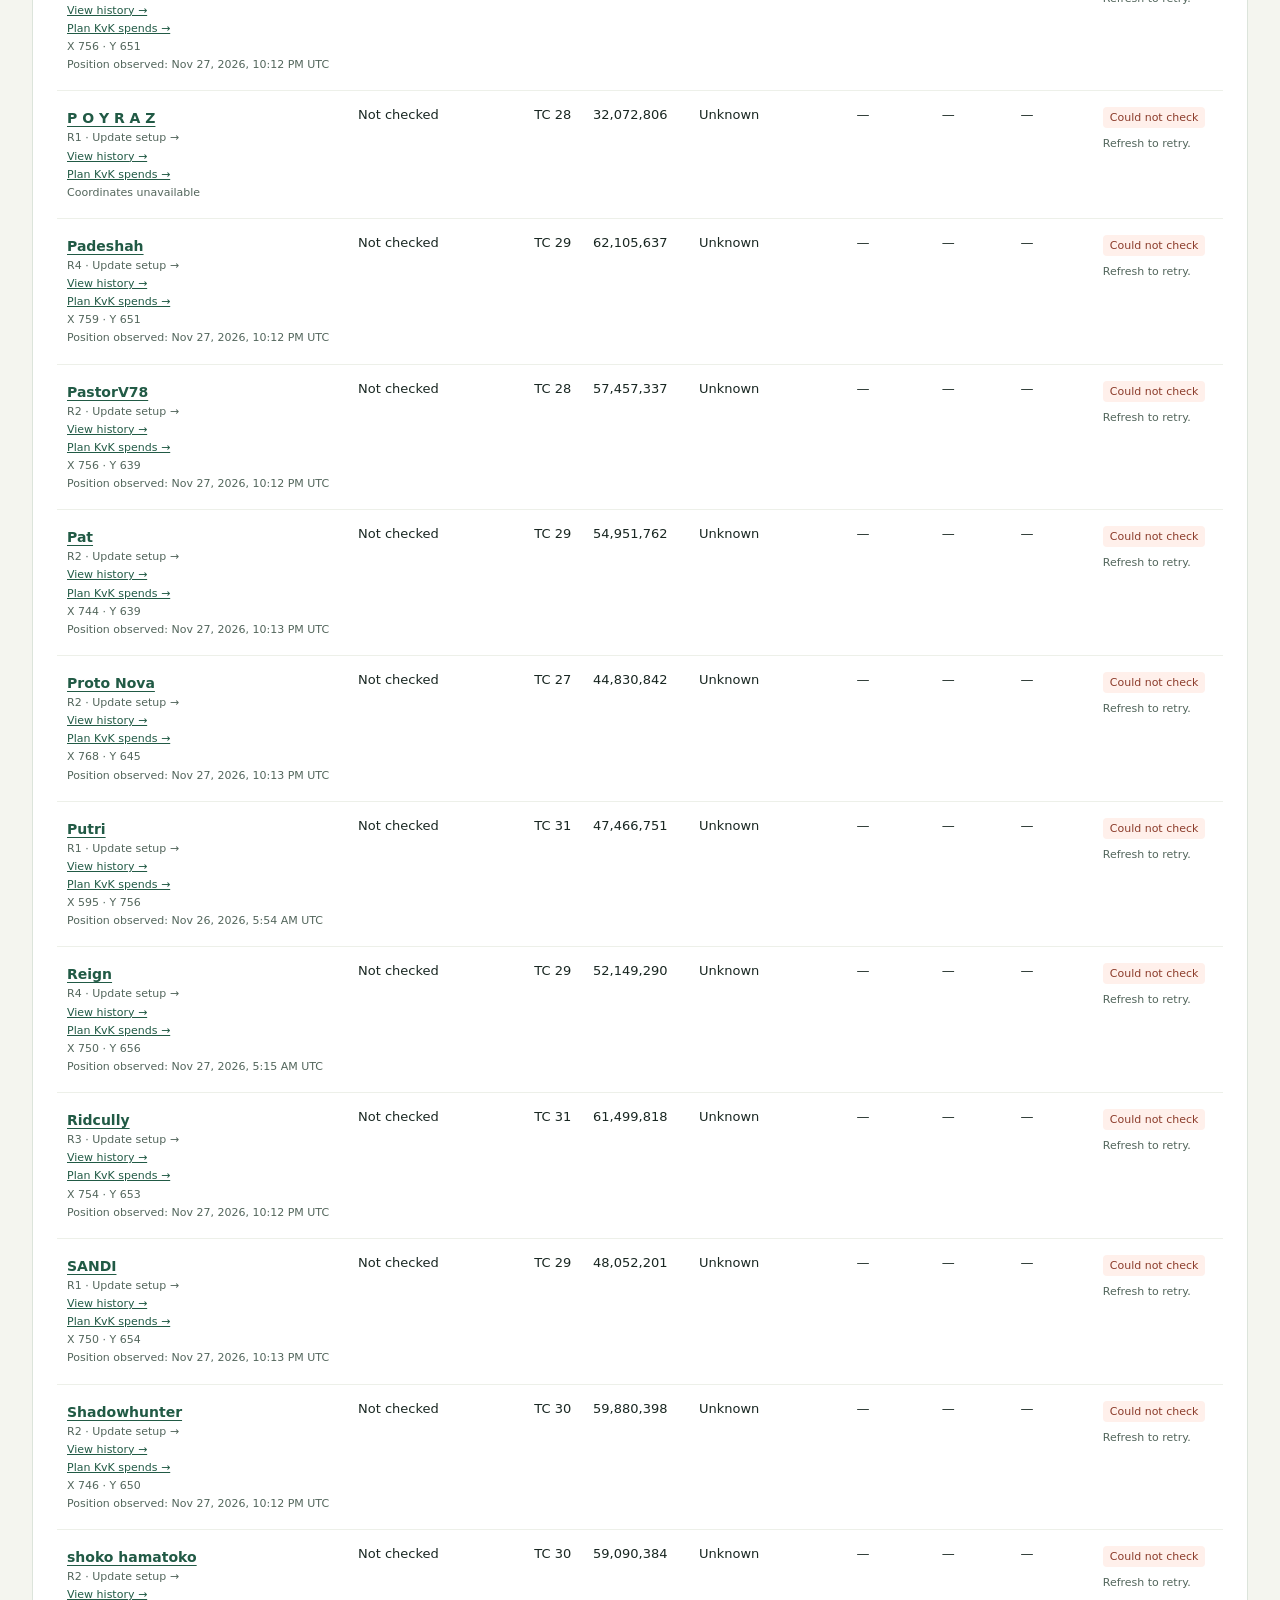
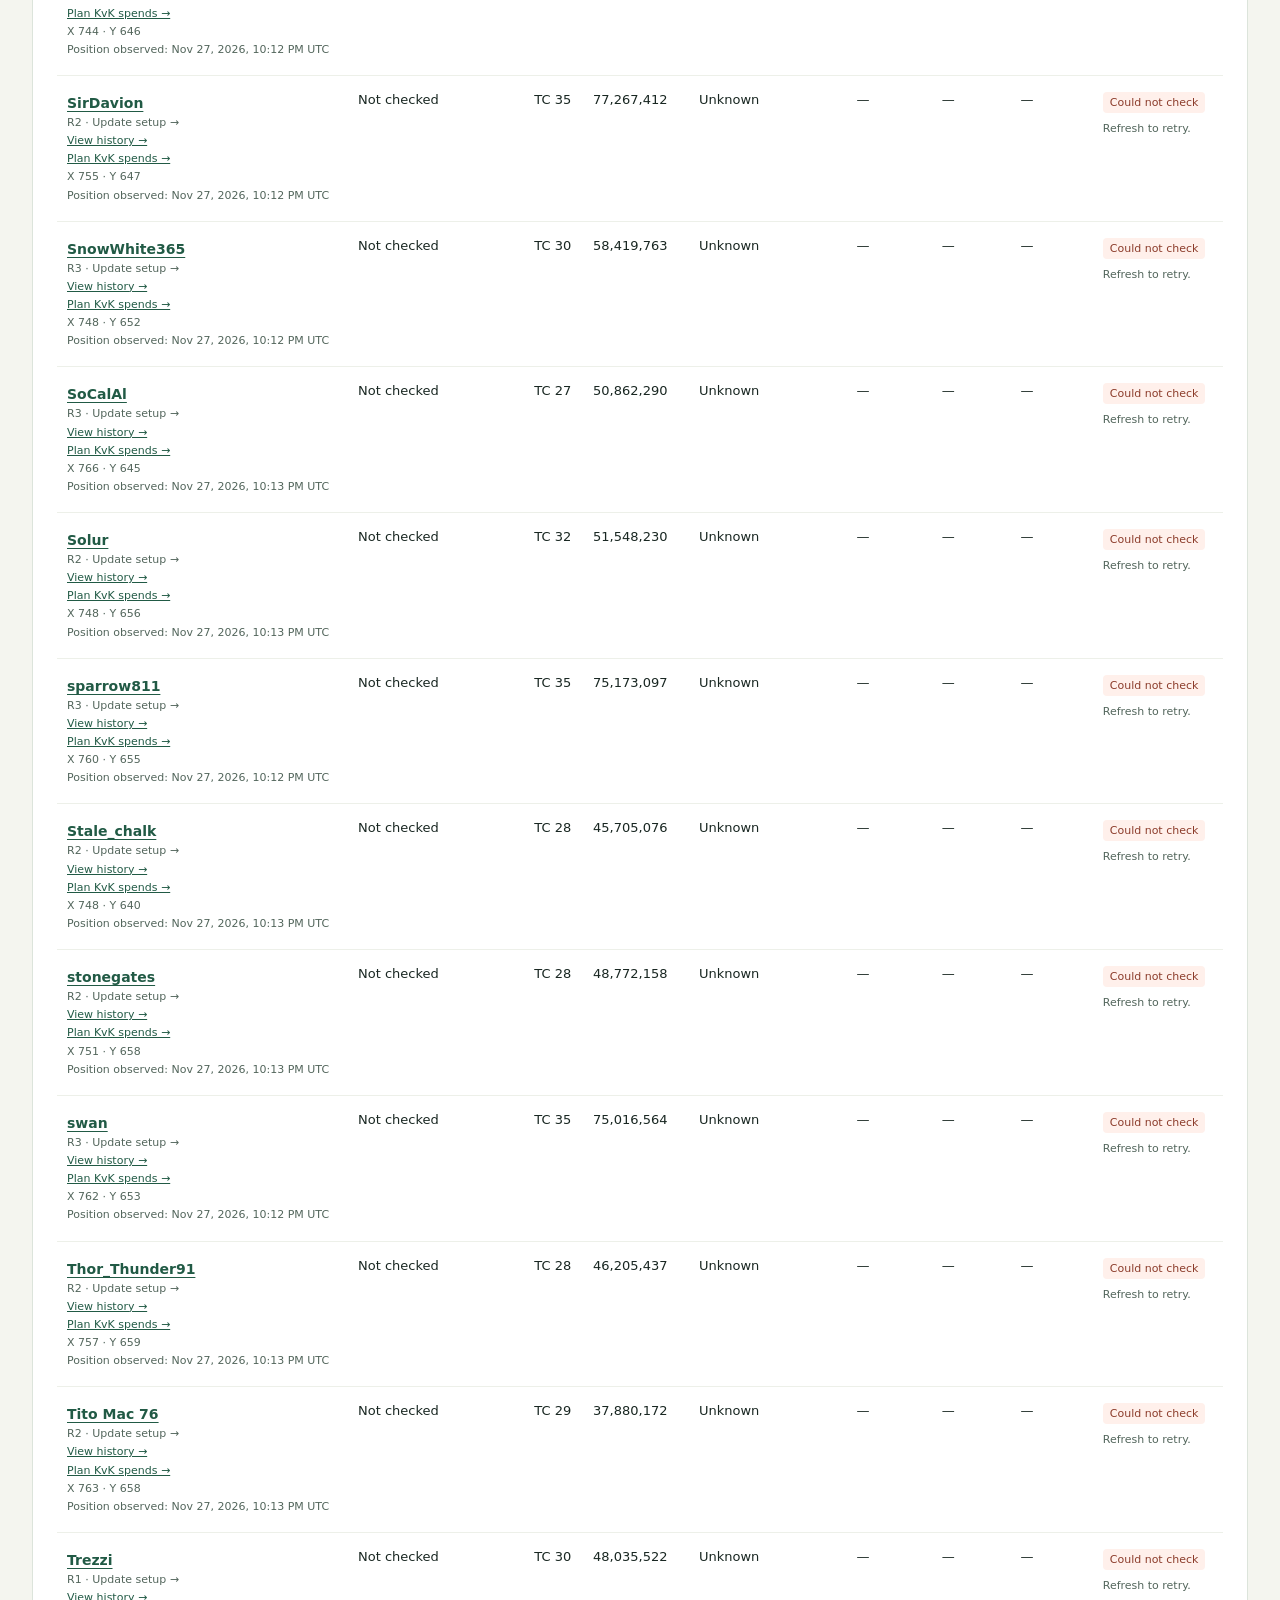
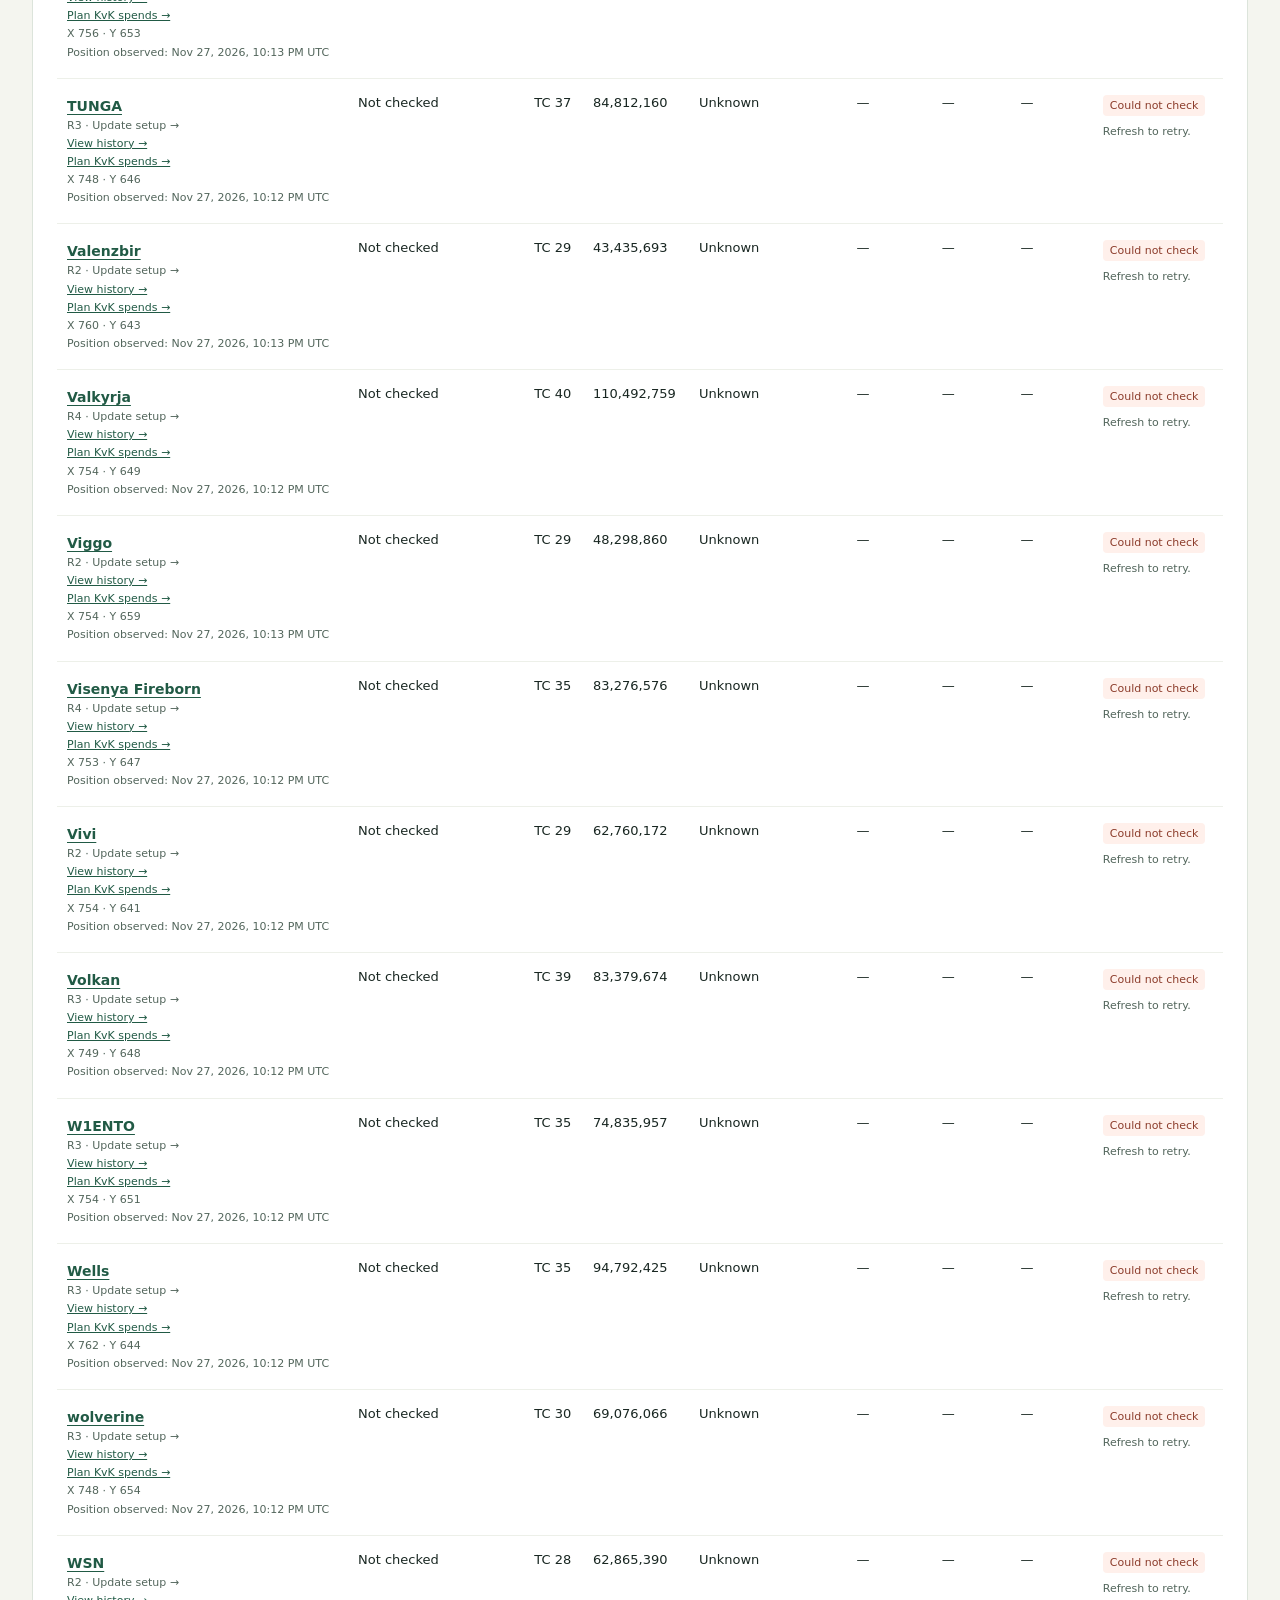
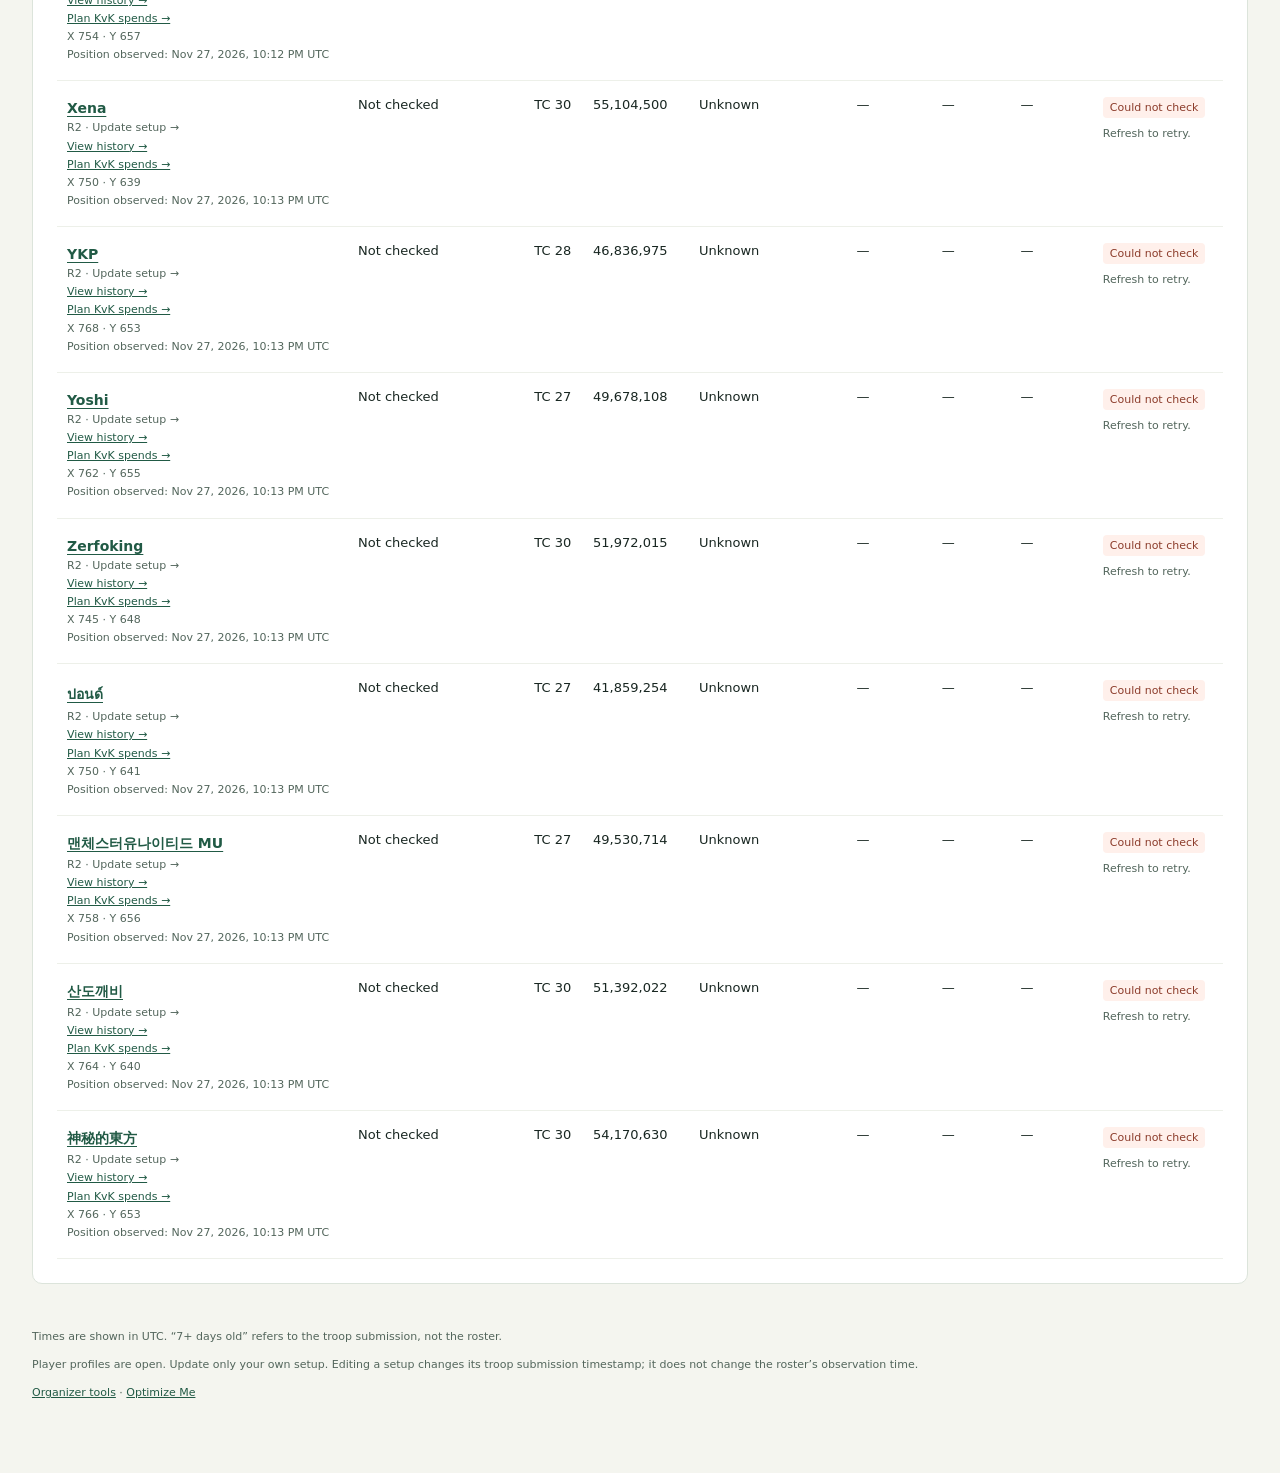
<file: web/alliance-summary.html>
<!doctype html>
<html lang="en"><head><meta charset="utf-8"><meta name="viewport" content="width=device-width,initial-scale=1"><title>Alliance summary · Bear Optimizer</title><meta name="description" content="CNQ roster, Town Center levels, submitted troop counts and timestamps. Open a member to update their Bear setup."><link rel="stylesheet" href="./styles.css"><link rel="stylesheet" href="./personal.css?v=20261021-ux1"><link rel="stylesheet" href="./alliance-summary.css?v=20261021-summary1"><link rel="stylesheet" href="./app-ui.css?v=20261023-kvk1"><link rel="stylesheet" href="./i18n.css?v=20261030-1"><script src="./i18n.js?v=20261102-own1" defer></script></head>
<body><a class="skip" href="#memberlist">Skip to members</a><main class="personal-main alliance-summary">
<nav class="app-nav" aria-label="Main navigation"><a class="app-brand" href="./optimize-me.html">Bear Trap Optimizer</a><div class="app-nav-links"><a href="./optimize-me.html">Optimize Me</a><a href="./bear-guide.html">Bear guide</a><a href="./alliance-summary.html" aria-current="page">Alliance summary</a><a href="./kvk-planner.html">KvK planner</a><a href="./history.html?player=alliance">History</a><a href="./index.html">Alliance optimizer</a><a href="./organizer.html">Organizer</a></div></nav>
<header class="personal-header"><div class="eyebrow">CNQ · Kingdom 2399</div><h1>Alliance summary</h1><p>See who has submitted their troops. Choose a player’s name to update their Bear setup.</p></header>
<section class="panel alliance-about"><h2 id="alliancename">Conqueror’sWill · CNQ</h2><p id="alliancedetails">Loading alliance details…</p><p id="rosterdate" class="fine"></p><p class="fine">Levels, power, ranks and coordinates come from the published roster snapshot. Troops are the available counts players saved for Bear, including their own-rally reserve—not a live count of every troop in their city. This page does not refresh game data.</p></section>
<section aria-label="Alliance totals" id="summarycards" class="summary-cards"></section>
<section class="panel"><h2>Town Center levels</h2><div id="levelsummary" class="level-summary"></div><p class="fine">Level counts cover the full roster. Troop totals include only online submissions successfully checked during this visit; they are not an estimate for missing players.</p></section>
<section class="panel"><h2>Alliance languages</h2><p>Languages explicitly chosen in saved player setups. Missing preferences are not guessed from names or browser settings.</p><div id="summarylanguages" class="preferred-language-summary" aria-live="polite"></div></section>
<section class="panel" id="memberlist"><div class="summary-heading"><div><div class="eyebrow">Member directory</div><h2>Players &amp; troop submissions</h2></div><button type="button" id="summaryrefresh">Check online submissions</button></div><p id="summarystatus" role="status" aria-live="polite">Loading the roster…</p><p id="summarychecked" class="fine"></p>
<div class="summary-filters"><label>Find a player<input type="search" id="summarysearch" placeholder="Type a player’s name" autocomplete="off"></label><label>Show<select id="summaryfilter"><option value="all">All members</option><option value="saved">Has a submission</option><option value="missing">No submission</option><option value="stale">Updated 7+ days ago</option><option value="unavailable">Could not check</option></select></label><label>Sort by<select id="summarysort"><option value="name">Name A–Z</option><option value="power">Power: highest first</option><option value="level">Town Center: highest first</option><option value="troops">Submitted troops: highest first</option><option value="oldest">Submission: oldest first</option><option value="newest">Submission: newest first</option></select></label></div>
<p id="summarycount" class="fine"></p><div class="scroll"><table class="member-table"><caption class="sr-only">Alliance members and their online troop submissions</caption><thead><tr><th scope="col">Player / details</th><th scope="col">Preferred language</th><th scope="col">TC</th><th scope="col">Power</th><th scope="col">Submitted troops</th><th scope="col">Infantry</th><th scope="col">Cavalry</th><th scope="col">Archers</th><th scope="col">Setup updated</th></tr></thead><tbody id="summaryrows"></tbody></table></div><div id="summaryempty" class="empty-action" hidden><span>No members match these filters.</span><button id="summaryreset" type="button">Clear search &amp; filters</button></div></section>
<footer><p id="summarytimezone"></p><p>Player profiles are open. Update only your own setup. Editing a setup changes its troop submission timestamp; it does not change the roster’s observation time.</p><a href="./organizer.html">Organizer tools</a> · <a href="./optimize-me.html">Optimize Me</a></footer>
</main><script src="./app-ui.js?v=20261022-ux1"></script><script src="./alliance-model.js"></script><script src="./personal-model.js?v=20261102-own1"></script><script src="./cloud-client.js?v=20261102-own1"></script><script src="./alliance-summary-model.js?v=20261102-own1"></script><script src="./alliance-summary.js?v=20261030-language1"></script></body></html>
</file>
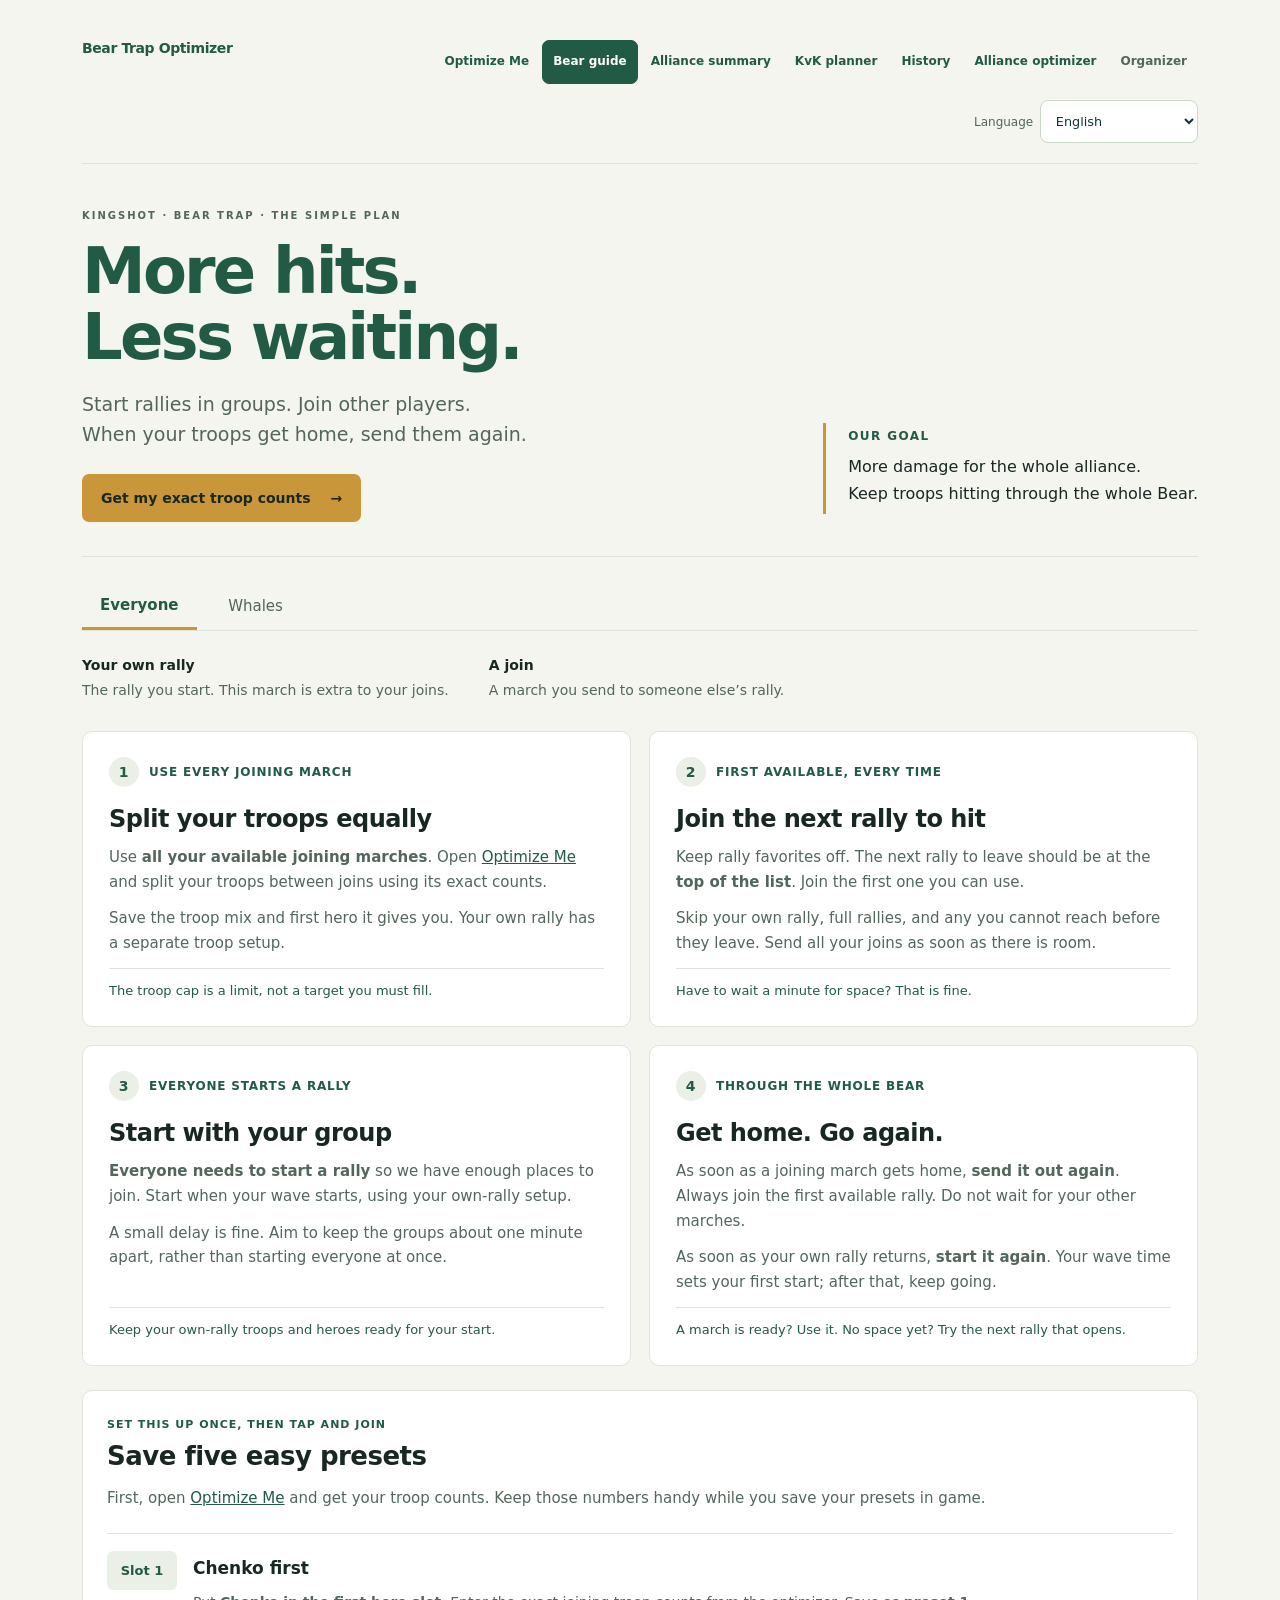
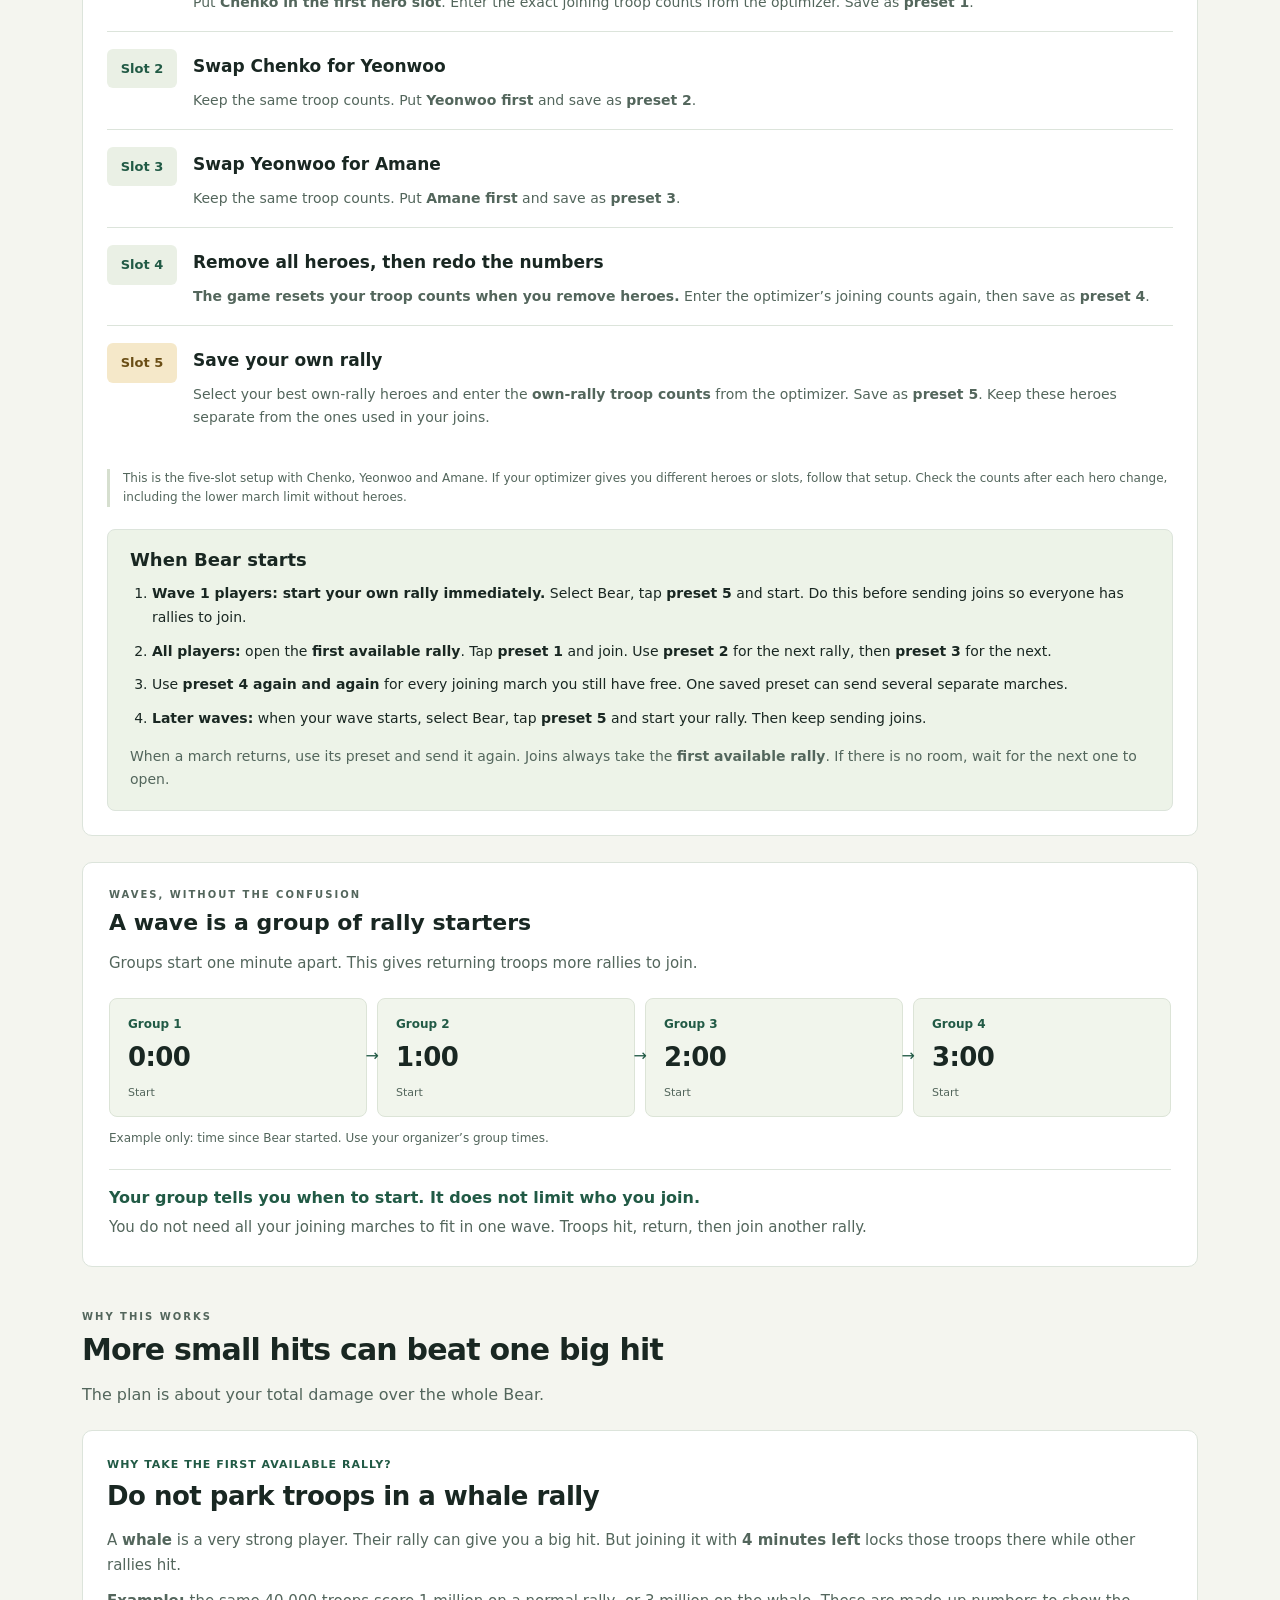
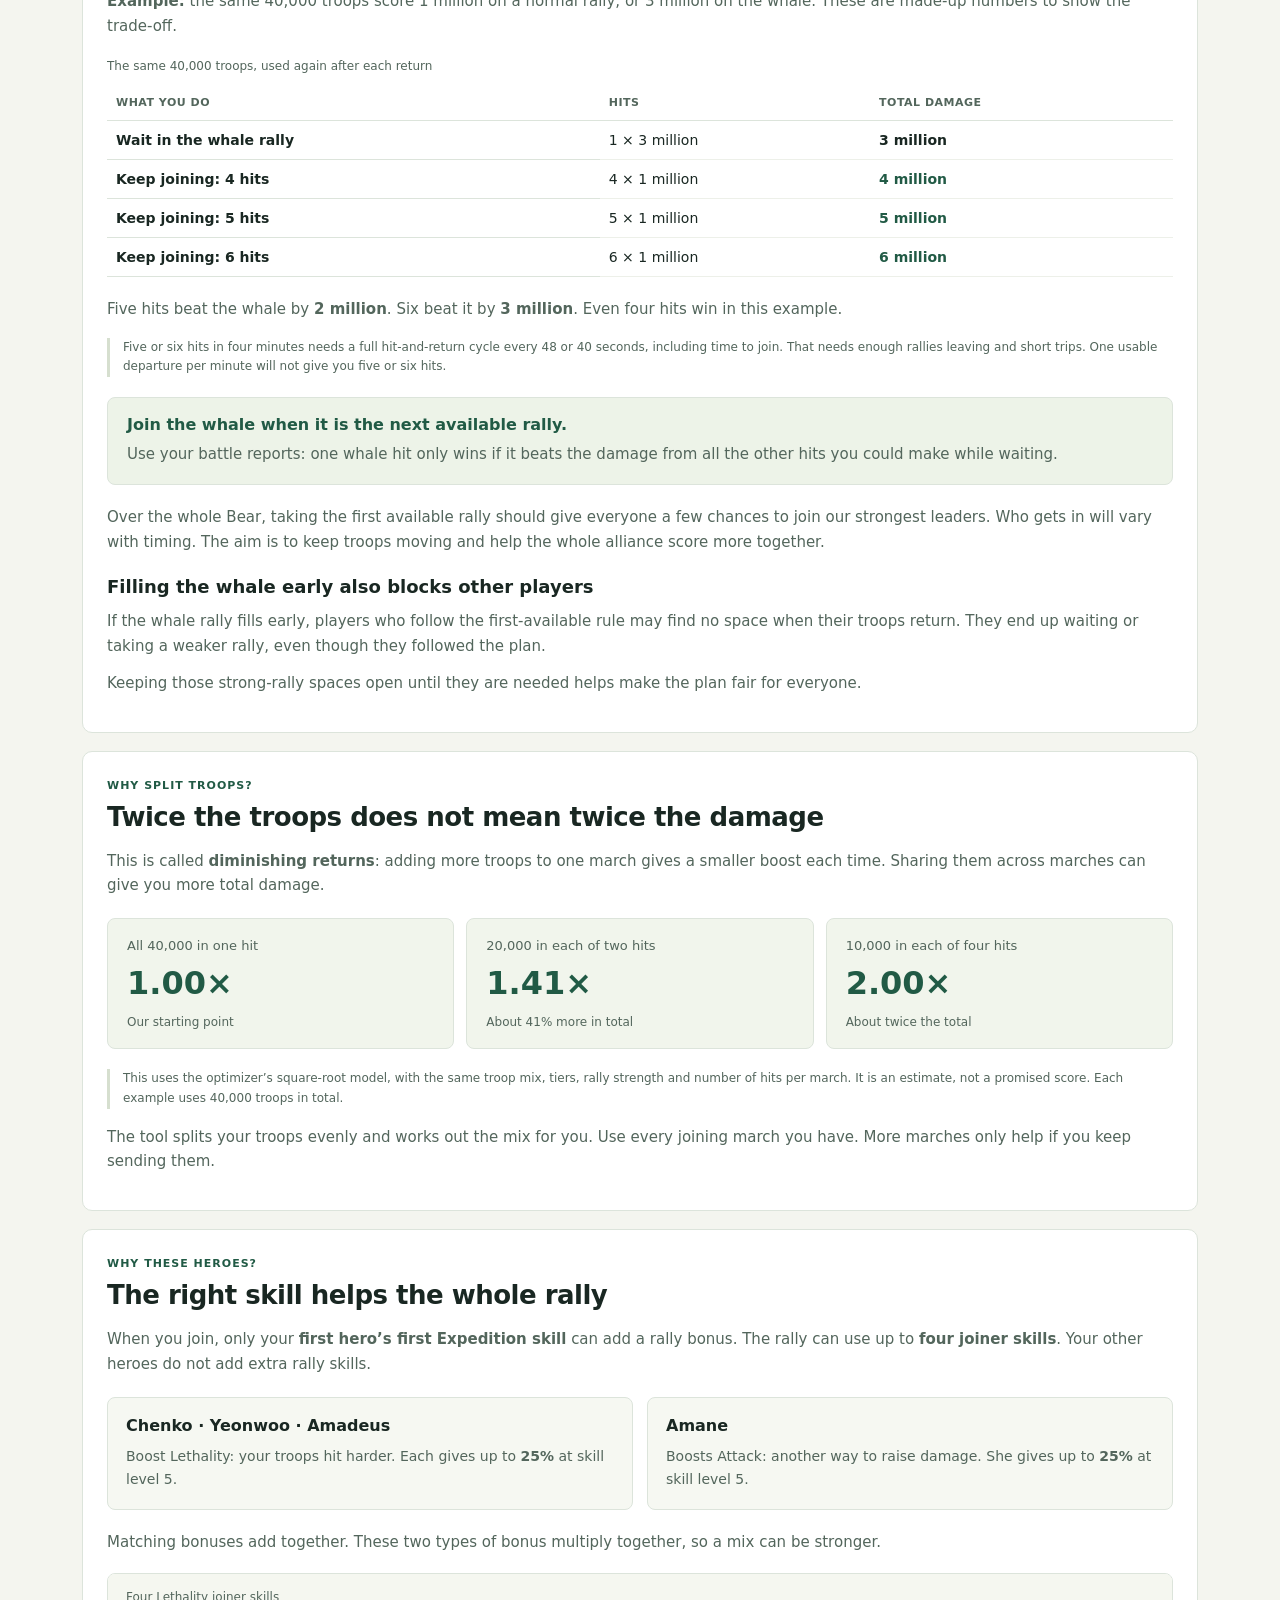
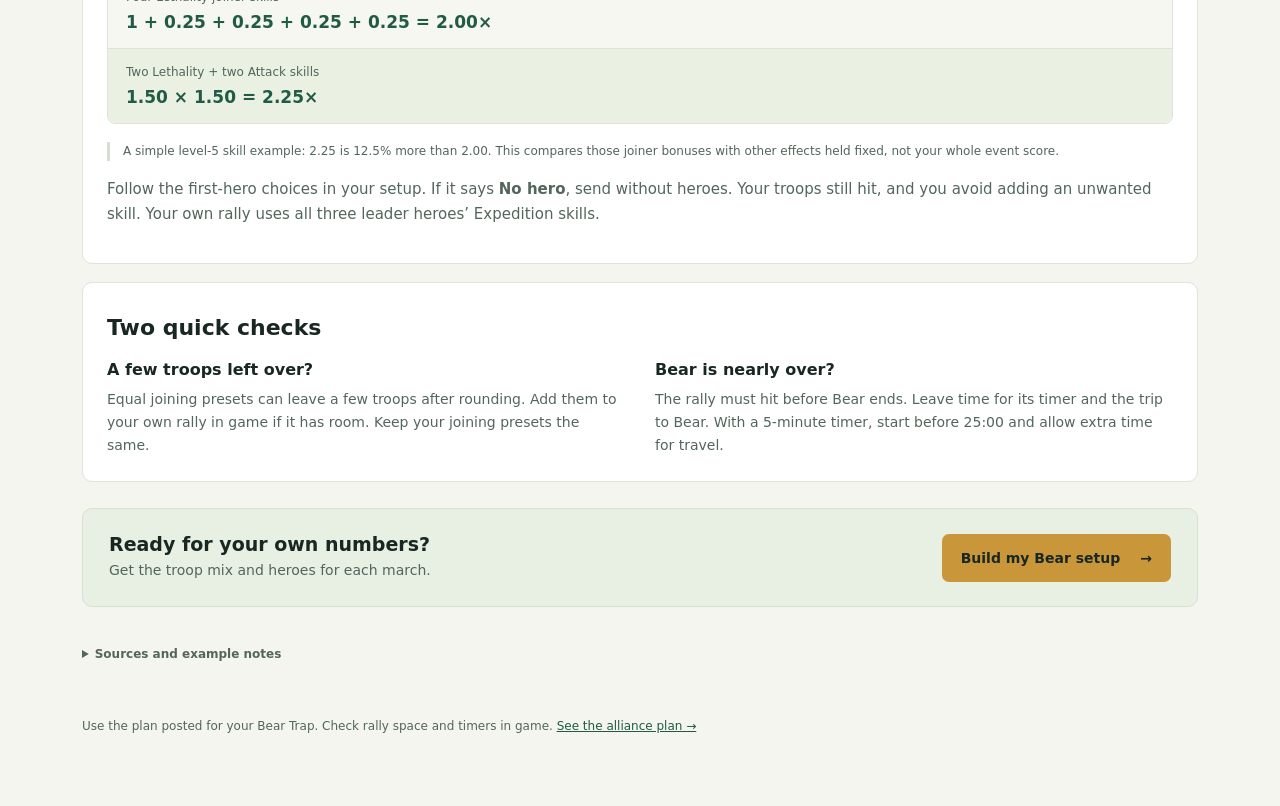
<file: web/bear-guide.html>
<!doctype html>
<html lang="en">
<head>
  <meta charset="utf-8">
  <meta name="viewport" content="width=device-width,initial-scale=1">
  <title>The Bear plan · Bear Trap Optimizer</title>
  <meta name="description" content="A simple guide to Bear Trap: get your troop counts, start in groups, join as soon as there is room, and send returning troops again.">
  <link rel="stylesheet" href="./styles.css?v=20261021-personal1">
  <link rel="stylesheet" href="./personal.css?v=20261028-clarity1">
  <link rel="stylesheet" href="./app-ui.css?v=20261023-kvk1">
  <link rel="stylesheet" href="./bear-guide.css?v=20261029-presets1">
<link rel="stylesheet" href="./i18n.css?v=20261030-1"><script src="./i18n.js?v=20261102-own1" defer></script></head>
<body>
<a class="skip" href="#bear-plan">Skip to the Bear plan</a>
<main class="personal-main guide-main">
  <nav class="app-nav" aria-label="Main navigation">
    <a class="app-brand" href="./optimize-me.html">Bear Trap Optimizer</a>
    <div class="app-nav-links">
      <a href="./optimize-me.html">Optimize Me</a>
      <a href="./bear-guide.html" aria-current="page">Bear guide</a>
      <a href="./alliance-summary.html">Alliance summary</a>
      <a href="./kvk-planner.html">KvK planner</a>
      <a href="./history.html?player=alliance">History</a>
      <a href="./index.html">Alliance optimizer</a>
      <a href="./organizer.html">Organizer</a>
    </div>
  </nav>

  <header class="guide-hero" id="bear-plan">
    <div class="eyebrow">Kingshot · Bear Trap · The simple plan</div>
    <h1 data-i18n-rich="refa1dc20ffcc">More hits.<br>Less waiting.</h1>
    <p data-i18n-rich="r5fdc606df758">Start rallies in groups. Join other players.<br>When your troops get home, send them again.</p>
    <a class="guide-button primary" href="./optimize-me.html">Get my exact troop counts <span aria-hidden="true">→</span></a>
    <div class="guide-goal"><strong>Our goal</strong><span>More damage for the whole alliance.<br>Keep troops hitting through the whole Bear.</span></div>
  </header>

  <div class="tabs guide-tabs" id="guide-tabs" role="tablist" aria-label="Bear guide sections" hidden>
    <button type="button" id="guide-everyone-tab" role="tab" aria-controls="guide-everyone" aria-selected="true" tabindex="0">Everyone</button>
    <button type="button" id="guide-whales-tab" role="tab" aria-controls="guide-whales" aria-selected="false" tabindex="-1">Whales</button>
  </div>

  <div id="guide-everyone" role="tabpanel" aria-labelledby="guide-everyone-tab" tabindex="0">
  <div class="guide-terms" aria-label="Two useful words">
    <p data-i18n-rich="rb5ad55980d46"><strong>Your own rally</strong><span>The rally you start. This march is extra to your joins.</span></p>
    <p data-i18n-rich="ra7d215e08b18"><strong>A join</strong><span>A march you send to someone else’s rally.</span></p>
  </div>

  <div class="guide-steps">
    <section class="panel guide-step">
      <div class="guide-step-label"><span>1</span> Use every joining march</div>
      <h2>Split your troops equally</h2>
      <p data-i18n-rich="r1e96fcd6904f">Use <strong>all your available joining marches</strong>. Open <a href="./optimize-me.html">Optimize Me</a> and split your troops between joins using its exact counts.</p>
      <p>Save the troop mix and first hero it gives you. Your own rally has a separate troop setup.</p>
      <p class="guide-tip">The troop cap is a limit, not a target you must fill.</p>
    </section>

    <section class="panel guide-step">
      <div class="guide-step-label"><span>2</span> First available, every time</div>
      <h2>Join the next rally to hit</h2>
      <p data-i18n-rich="r15fc388d2d12">Keep rally favorites off. The next rally to leave should be at the <strong>top of the list</strong>. Join the first one you can use.</p>
      <p>Skip your own rally, full rallies, and any you cannot reach before they leave. Send all your joins as soon as there is room.</p>
      <p class="guide-tip">Have to wait a minute for space? That is fine.</p>
    </section>

    <section class="panel guide-step">
      <div class="guide-step-label"><span>3</span> Everyone starts a rally</div>
      <h2>Start with your group</h2>
      <p data-i18n-rich="r5c35b5c2ddef"><strong>Everyone needs to start a rally</strong> so we have enough places to join. Start when your wave starts, using your own-rally setup.</p>
      <p>A small delay is fine. Aim to keep the groups about one minute apart, rather than starting everyone at once.</p>
      <p class="guide-tip">Keep your own-rally troops and heroes ready for your start.</p>
    </section>

    <section class="panel guide-step">
      <div class="guide-step-label"><span>4</span> Through the whole Bear</div>
      <h2>Get home. Go again.</h2>
      <p data-i18n-rich="rad63bb3a9242">As soon as a joining march gets home, <strong>send it out again</strong>. Always join the first available rally. Do not wait for your other marches.</p>
      <p data-i18n-rich="r0b632b46be7f">As soon as your own rally returns, <strong>start it again</strong>. Your wave time sets your first start; after that, keep going.</p>
      <p class="guide-tip">A march is ready? Use it. No space yet? Try the next rally that opens.</p>
    </section>
  </div>

  <section class="panel guide-presets" aria-labelledby="presets-title">
    <span class="guide-topic">Set this up once, then tap and join</span>
    <h2 id="presets-title">Save five easy presets</h2>
    <p data-i18n-rich="rbf0c0d515a9d">First, open <a href="./optimize-me.html">Optimize Me</a> and get your troop counts. Keep those numbers handy while you save your presets in game.</p>
    <ol class="guide-preset-list">
      <li><span class="guide-slot">Slot 1</span><div><h3>Chenko first</h3><p data-i18n-rich="r584dc2203d7d">Put <strong>Chenko in the first hero slot</strong>. Enter the exact joining troop counts from the optimizer. Save as <strong>preset 1</strong>.</p></div></li>
      <li><span class="guide-slot">Slot 2</span><div><h3>Swap Chenko for Yeonwoo</h3><p data-i18n-rich="r431a1f0ef03b">Keep the same troop counts. Put <strong>Yeonwoo first</strong> and save as <strong>preset 2</strong>.</p></div></li>
      <li><span class="guide-slot">Slot 3</span><div><h3>Swap Yeonwoo for Amane</h3><p data-i18n-rich="rb64abda37479">Keep the same troop counts. Put <strong>Amane first</strong> and save as <strong>preset 3</strong>.</p></div></li>
      <li><span class="guide-slot">Slot 4</span><div><h3>Remove all heroes, then redo the numbers</h3><p data-i18n-rich="rfb32d3d06fa8"><strong>The game resets your troop counts when you remove heroes.</strong> Enter the optimizer’s joining counts again, then save as <strong>preset 4</strong>.</p></div></li>
      <li><span class="guide-slot guide-slot-own">Slot 5</span><div><h3>Save your own rally</h3><p data-i18n-rich="r5437b2f1c941">Select your best own-rally heroes and enter the <strong>own-rally troop counts</strong> from the optimizer. Save as <strong>preset 5</strong>. Keep these heroes separate from the ones used in your joins.</p></div></li>
    </ol>
    <p class="guide-assumption">This is the five-slot setup with Chenko, Yeonwoo and Amane. If your optimizer gives you different heroes or slots, follow that setup. Check the counts after each hero change, including the lower march limit without heroes.</p>
    <div class="guide-preset-send"><h3>When Bear starts</h3><ol>
      <li data-i18n-rich="r3d071b094ff3"><strong>Wave 1 players: start your own rally immediately.</strong> Select Bear, tap <strong>preset 5</strong> and start. Do this before sending joins so everyone has rallies to join.</li>
      <li data-i18n-rich="r469a301f7361"><strong>All players:</strong> open the <strong>first available rally</strong>. Tap <strong>preset 1</strong> and join. Use <strong>preset 2</strong> for the next rally, then <strong>preset 3</strong> for the next.</li>
      <li data-i18n-rich="rdddd60bd1917">Use <strong>preset 4 again and again</strong> for every joining march you still have free. One saved preset can send several separate marches.</li>
      <li data-i18n-rich="rf031feb2e6f1"><strong>Later waves:</strong> when your wave starts, select Bear, tap <strong>preset 5</strong> and start your rally. Then keep sending joins.</li>
    </ol><p data-i18n-rich="r32d9c143ffcd">When a march returns, use its preset and send it again. Joins always take the <strong>first available rally</strong>. If there is no room, wait for the next one to open.</p></div>
  </section>

  <section class="panel guide-waves" aria-labelledby="waves-title">
    <div class="eyebrow">Waves, without the confusion</div>
    <h2 id="waves-title">A wave is a group of rally starters</h2>
    <p>Groups start one minute apart. This gives returning troops more rallies to join.</p>
    <ol class="guide-wave-row" aria-label="Example opening times">
      <li data-i18n-rich="r9e9f39eeaf5a"><span>Group 1</span><strong>0:00</strong><small>Start</small></li>
      <li data-i18n-rich="r108453f83ea8"><span>Group 2</span><strong>1:00</strong><small>Start</small></li>
      <li data-i18n-rich="r578ea9edd632"><span>Group 3</span><strong>2:00</strong><small>Start</small></li>
      <li data-i18n-rich="r90a7f904f11d"><span>Group 4</span><strong>3:00</strong><small>Start</small></li>
    </ol>
    <p class="fine">Example only: time since Bear started. Use your organizer’s group times.</p>
    <div class="guide-key"><strong>Your group tells you when to start. It does not limit who you join.</strong><p>You do not need all your joining marches to fit in one wave. Troops hit, return, then join another rally.</p></div>
  </section>

  <header class="guide-why-heading"><div class="eyebrow">Why this works</div><h2>More small hits can beat one big hit</h2><p>The plan is about your total damage over the whole Bear.</p></header>

  <section class="panel guide-why" aria-labelledby="whale-title">
    <span class="guide-topic">Why take the first available rally?</span>
    <h2 id="whale-title">Do not park troops in a whale rally</h2>
    <p data-i18n-rich="r2faa7e7d604b">A <strong>whale</strong> is a very strong player. Their rally can give you a big hit. But joining it with <strong>4 minutes left</strong> locks those troops there while other rallies hit.</p>
    <p data-i18n-rich="r28656ab2fe31"><strong>Example:</strong> the same 40,000 troops score 1 million on a normal rally, or 3 million on the whale. These are made-up numbers to show the trade-off.</p>
    <div class="scroll guide-math-table"><table><caption>The same 40,000 troops, used again after each return</caption><thead><tr><th scope="col">What you do</th><th scope="col">Hits</th><th scope="col">Total damage</th></tr></thead><tbody>
      <tr><th scope="row">Wait in the whale rally</th><td>1 × 3 million</td><td>3 million</td></tr>
      <tr><th scope="row">Keep joining: 4 hits</th><td>4 × 1 million</td><td>4 million</td></tr>
      <tr><th scope="row">Keep joining: 5 hits</th><td>5 × 1 million</td><td>5 million</td></tr>
      <tr><th scope="row">Keep joining: 6 hits</th><td>6 × 1 million</td><td>6 million</td></tr>
    </tbody></table></div>
    <p data-i18n-rich="r1324396c96a6">Five hits beat the whale by <strong>2 million</strong>. Six beat it by <strong>3 million</strong>. Even four hits win in this example.</p>
    <p class="guide-assumption">Five or six hits in four minutes needs a full hit-and-return cycle every 48 or 40 seconds, including time to join. That needs enough rallies leaving and short trips. One usable departure per minute will not give you five or six hits.</p>
    <div class="guide-key"><strong>Join the whale when it is the next available rally.</strong><p>Use your battle reports: one whale hit only wins if it beats the damage from all the other hits you could make while waiting.</p></div>
    <p>Over the whole Bear, taking the first available rally should give everyone a few chances to join our strongest leaders. Who gets in will vary with timing. The aim is to keep troops moving and help the whole alliance score more together.</p>
    <h3>Filling the whale early also blocks other players</h3>
    <p>If the whale rally fills early, players who follow the first-available rule may find no space when their troops return. They end up waiting or taking a weaker rally, even though they followed the plan.</p>
    <p>Keeping those strong-rally spaces open until they are needed helps make the plan fair for everyone.</p>
  </section>

  <section class="panel guide-why" aria-labelledby="split-title">
    <span class="guide-topic">Why split troops?</span>
    <h2 id="split-title">Twice the troops does not mean twice the damage</h2>
    <p data-i18n-rich="rb56c809c9fd0">This is called <strong>diminishing returns</strong>: adding more troops to one march gives a smaller boost each time. Sharing them across marches can give you more total damage.</p>
    <div class="guide-split-example"><div><span>All 40,000 in one hit</span><strong>1.00×</strong><small>Our starting point</small></div><div><span>20,000 in each of two hits</span><strong>1.41×</strong><small>About 41% more in total</small></div><div><span>10,000 in each of four hits</span><strong>2.00×</strong><small>About twice the total</small></div></div>
    <p class="guide-assumption">This uses the optimizer’s square-root model, with the same troop mix, tiers, rally strength and number of hits per march. It is an estimate, not a promised score. Each example uses 40,000 troops in total.</p>
    <p>The tool splits your troops evenly and works out the mix for you. Use every joining march you have. More marches only help if you keep sending them.</p>
  </section>

  <section class="panel guide-why" aria-labelledby="heroes-title">
    <span class="guide-topic">Why these heroes?</span>
    <h2 id="heroes-title">The right skill helps the whole rally</h2>
    <p data-i18n-rich="rb3e846aa60f9">When you join, only your <strong>first hero’s first Expedition skill</strong> can add a rally bonus. The rally can use up to <strong>four joiner skills</strong>. Your other heroes do not add extra rally skills.</p>
    <div class="guide-hero-buffs"><div><h3>Chenko · Yeonwoo · Amadeus</h3><p data-i18n-rich="r1c499e06081c">Boost Lethality: your troops hit harder. Each gives up to <strong>25%</strong> at skill level 5.</p></div><div><h3>Amane</h3><p data-i18n-rich="r25bc87788051">Boosts Attack: another way to raise damage. She gives up to <strong>25%</strong> at skill level 5.</p></div></div>
    <p>Matching bonuses add together. These two types of bonus multiply together, so a mix can be stronger.</p>
    <div class="guide-synergy"><div><span>Four Lethality joiner skills</span><strong>1 + 0.25 + 0.25 + 0.25 + 0.25 = 2.00×</strong></div><div><span>Two Lethality + two Attack skills</span><strong>1.50 × 1.50 = 2.25×</strong></div></div>
    <p class="guide-assumption">A simple level-5 skill example: 2.25 is 12.5% more than 2.00. This compares those joiner bonuses with other effects held fixed, not your whole event score.</p>
    <p data-i18n-rich="ra51f9d5dd4f3">Follow the first-hero choices in your setup. If it says <strong>No hero</strong>, send without heroes. Your troops still hit, and you avoid adding an unwanted skill. Your own rally uses all three leader heroes’ Expedition skills.</p>
  </section>

  <section class="panel guide-checks" aria-labelledby="checks-title">
    <h2 id="checks-title">Two quick checks</h2>
    <div class="guide-check-grid">
      <div><h3>A few troops left over?</h3><p>Equal joining presets can leave a few troops after rounding. Add them to your own rally in game if it has room. Keep your joining presets the same.</p></div>
      <div><h3>Bear is nearly over?</h3><p>The rally must hit before Bear ends. Leave time for its timer and the trip to Bear. With a 5-minute timer, start before 25:00 and allow extra time for travel.</p></div>
    </div>
  </section>

  </div>

  <div id="guide-whales" role="tabpanel" aria-labelledby="guide-whales-tab" tabindex="0">
    <section class="panel guide-why guide-whale-leaders" aria-labelledby="whale-leaders-title">
      <span class="guide-topic">For our strongest rally leaders</span>
      <h2 id="whale-leaders-title">Keep your rally spaces useful</h2>
      <p data-i18n-rich="ra610f90c4cee">Your strong rally helps the alliance most when players can join it at the right time. Keep the same rhythm: <strong>start with your wave, then restart as soon as your own march returns.</strong></p>
      <div class="guide-key"><strong>If players join your fresh rally right away, remove them if you have time.</strong><p>Do this during the countdown, while several minutes are still left. Their troops can return and join a rally that will hit sooner. Your spaces stay open for troops returning when your rally is next to leave.</p></div>
      <ol class="guide-whale-steps">
        <li data-i18n-rich="r678b128af03f"><strong>Start your rally.</strong> Use your wave time for the first one.</li>
        <li data-i18n-rich="r58c698acd9bc"><strong>Check for very early joins.</strong> If someone joins straight away and you have time, remove them from the gathering rally.</li>
        <li data-i18n-rich="rda68c26bc118"><strong>Keep the rally moving.</strong> Leave players who are joining when your rally is next available. Restart promptly when your march returns.</li>
      </ol>
      <p>Checking early joiners is optional. Keep sending your own joins and restarting your rally; those come first. You are freeing spaces, not asking people to skip your rally.</p>
      <p>If your rally fills early, players who follow the first-available rule may find no space when their troops return. Keeping those spaces open helps make sure players benefit from following the shared plan.</p>
      <p>Over the whole Bear, taking the first available rally should give everyone a few chances to join our strongest leaders. Who gets in will vary with timing. The aim is to keep troops moving and help the whole alliance score more together.</p>
    </section>
  </div>

  <div class="guide-bottom"><div><strong>Ready for your own numbers?</strong><p>Get the troop mix and heroes for each march.</p></div><a class="guide-button primary" href="./optimize-me.html">Build my Bear setup <span aria-hidden="true">→</span></a></div>
  <details class="guide-sources"><summary>Sources and example notes</summary><p>The four rules are our alliance’s play plan. The damage examples hold troop tiers and mix fixed. The whale scores are invented for easy math; use your own battle reports to compare leaders.</p><ul><li data-i18n-rich="r79a53099dd3b"><a href="https://centurygames.helpshift.com/hc/en/140-kingshot/faq/9125-combat-faq-1783436100/">Kingshot official Combat FAQ</a>: leader and joiner skills.</li><li data-i18n-rich="r7142c89ee6c6"><a href="https://kingshotguides.com/guide/joiner-hero-mechanics-no-one-told-you-about/">Original joiner-skill tests</a>: first hero and stacking bonuses.</li><li data-i18n-rich="r4b42192415db"><a href="https://kingshotguides.com/guide/bear-trap-damage-mechanics-and-example-simulation/">Original Bear damage model</a>: square-root troop scaling.</li><li data-i18n-rich="r0bea446b86d2"><a href="https://kingshotguides.com/guide/how-your-bear-damage-is-calculated-as-a-joiner/">Joiner damage tests</a>: the leader’s bonuses with each joiner’s own troops.</li></ul></details>
  <footer data-i18n-rich="rd392e2766850">Use the plan posted for your Bear Trap. Check rally space and timers in game. <a href="./index.html">See the alliance plan →</a></footer>
</main>
<script src="./bear-guide.js?v=20261029-presets1"></script>
</body>
</html>
</file>
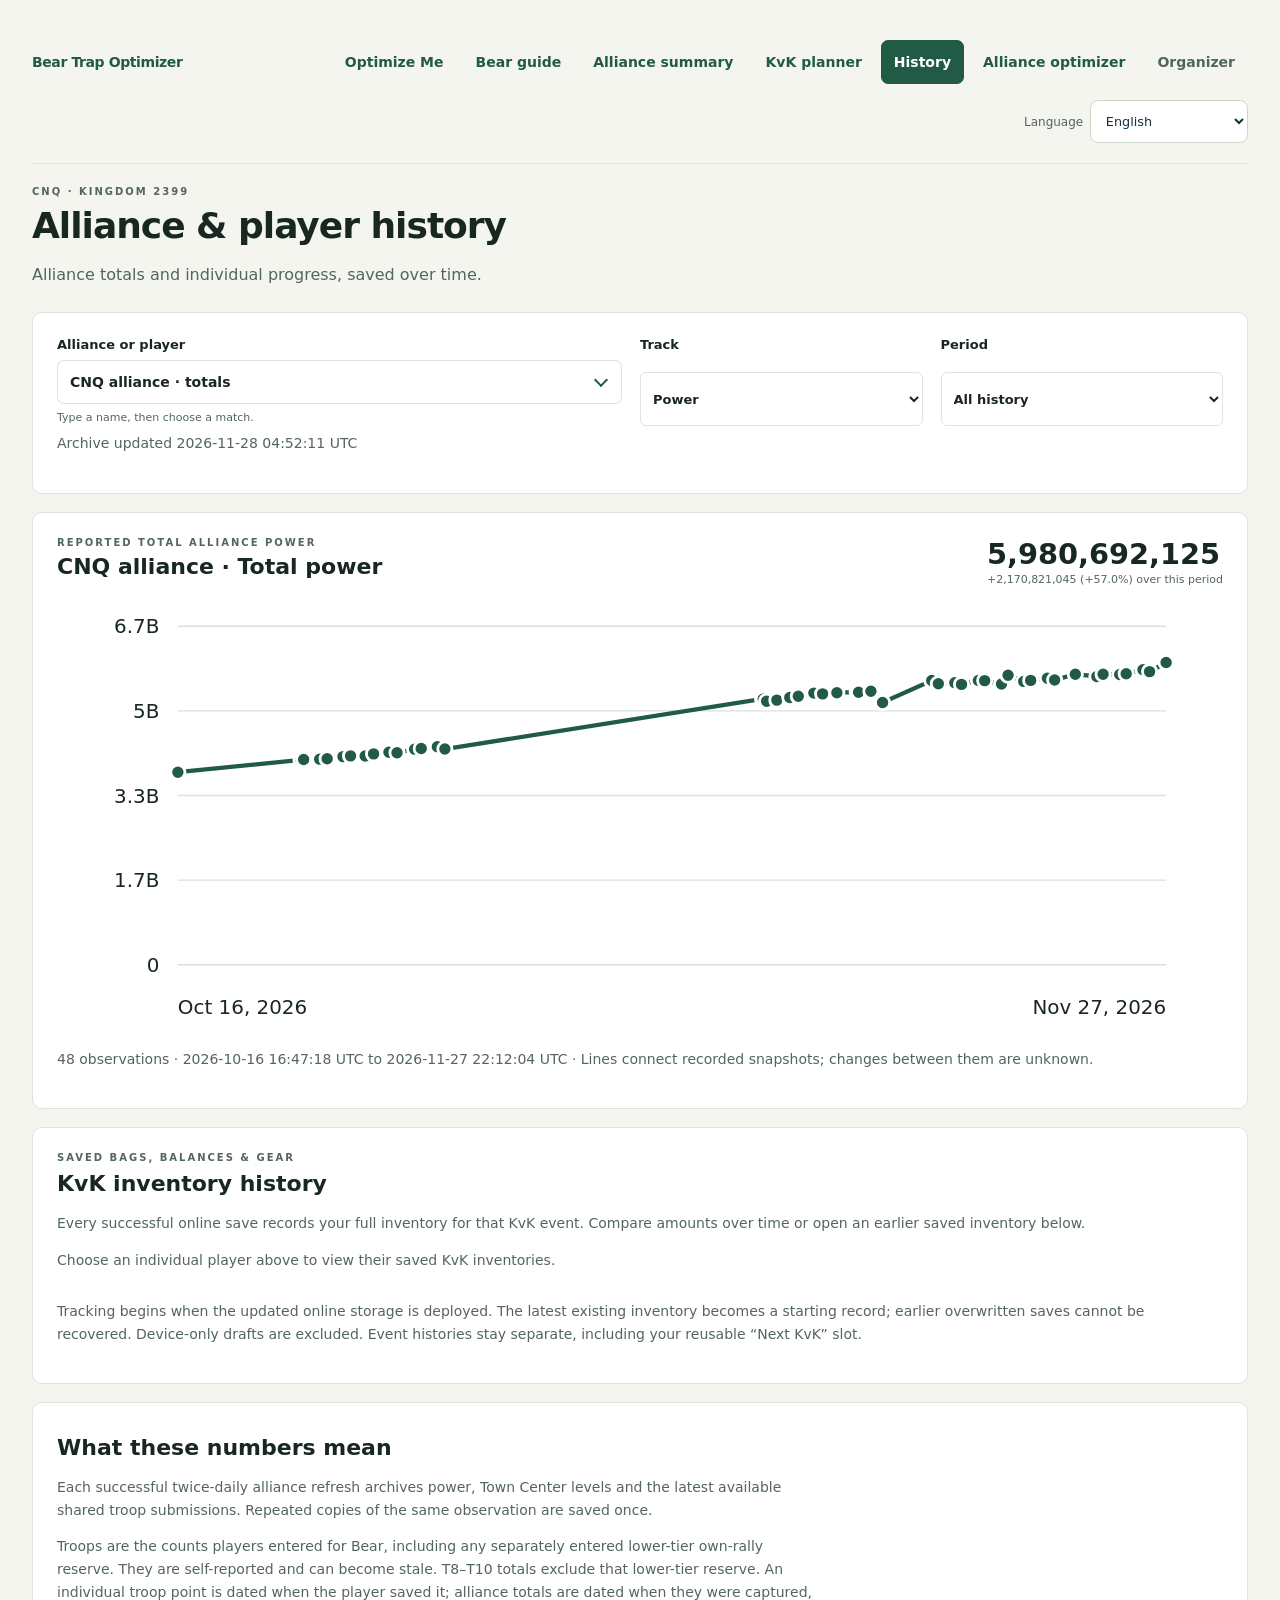
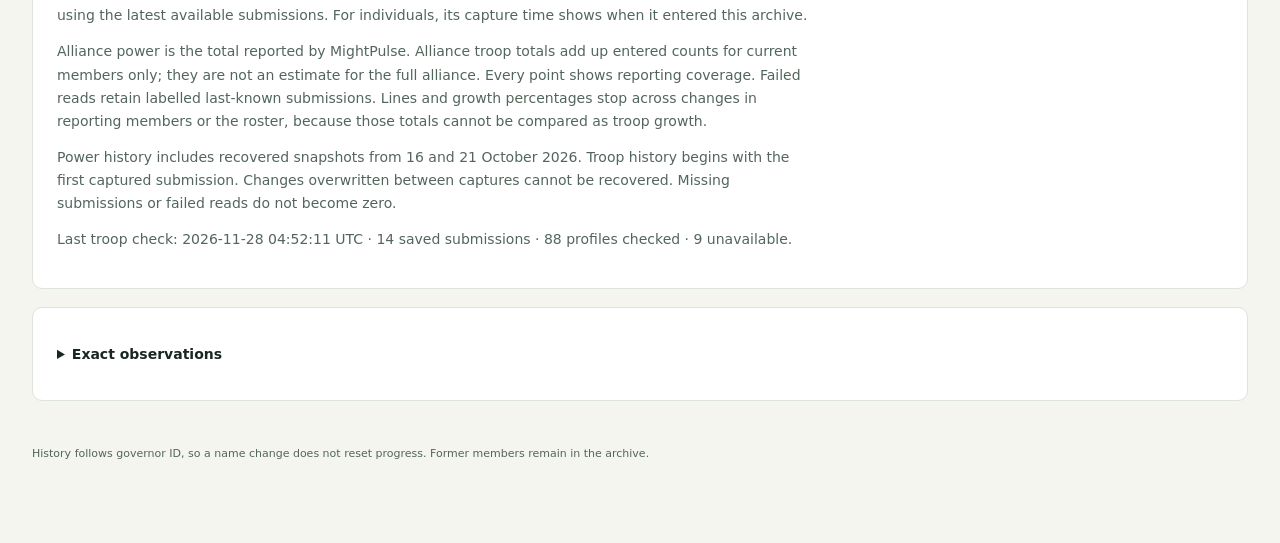
<file: web/history.html>
<!doctype html>
<html lang="en"><head><meta charset="utf-8"><meta name="viewport" content="width=device-width,initial-scale=1"><title>Alliance &amp; player history · Bear Optimizer</title><meta name="description" content="Track CNQ alliance and player power, Town Center levels and submitted troop counts over time."><link rel="stylesheet" href="./styles.css"><link rel="stylesheet" href="./personal.css?v=20261021-ux1"><link rel="stylesheet" href="./history.css?v=20261023-inventory1"><link rel="stylesheet" href="./app-ui.css?v=20261023-kvk1"><link rel="stylesheet" href="./player-search.css?v=20261023-search1"><link rel="stylesheet" href="./i18n.css?v=20261030-1"><script src="./i18n.js?v=20261102-own1" defer></script></head>
<body><a class="skip" href="#historychart">Skip to history</a><main class="personal-main">
<nav class="app-nav" aria-label="Main navigation"><a class="app-brand" href="./optimize-me.html">Bear Trap Optimizer</a><div class="app-nav-links"><a href="./optimize-me.html">Optimize Me</a><a href="./bear-guide.html">Bear guide</a><a href="./alliance-summary.html">Alliance summary</a><a href="./kvk-planner.html">KvK planner</a><a href="./history.html?player=alliance" aria-current="page">History</a><a href="./index.html">Alliance optimizer</a><a href="./organizer.html">Organizer</a></div></nav>
<header class="personal-header"><div class="eyebrow">CNQ · Kingdom 2399</div><h1>Alliance &amp; player history</h1><p>Alliance totals and individual progress, saved over time.</p></header>
<section class="panel"><div class="history-filters"><label>Alliance or player<select id="historyplayer" disabled><option>Loading players…</option></select></label><label>Track<select id="historymetric"><option value="power">Power</option><option id="historytown" value="townLevel">Town Center level</option><option value="total">Submitted troops</option><option value="infantry">Infantry</option><option value="cavalry">Cavalry</option><option value="archers">Archers</option><option value="t10">T10 troops</option><option value="t9">T9 troops</option><option value="t8">T8 troops</option></select></label><label>Period<select id="historyperiod"><option value="0">All history</option><option value="30">Last 30 days</option><option value="7">Last 7 days</option></select></label></div><p id="historystatus" role="status" aria-live="polite">Loading the archive…</p><button type="button" id="historyretry" hidden>Retry loading history</button><a class="ui-next" id="historyupdate" hidden>Update this player’s setup →</a></section>
<section class="panel" id="historychart" aria-labelledby="historytitle"><div class="history-heading"><div><div class="eyebrow" id="historyunit">Recorded observations</div><h2 id="historytitle">Player history</h2></div><div><strong id="historylatest"></strong><div id="historychange" class="fine"></div></div></div><div id="historyplot"></div><p id="historycoverage" class="fine" aria-live="polite"></p><p id="historyrange" class="fine"></p></section>
<section class="panel kvk-inventory-history" id="kvkinventoryhistory" aria-labelledby="kvkhistorytitle"><div class="eyebrow">Saved bags, balances &amp; gear</div><h2 id="kvkhistorytitle">KvK inventory history</h2><p>Every successful online save records your full inventory for that KvK event. Compare amounts over time or open an earlier saved inventory below.</p><p id="kvkhistorystatus" role="status" aria-live="polite">Choose an individual player above to view their inventories.</p><div class="toolbar"><button id="kvkhistoryretry" type="button" hidden>Retry inventory history</button><a id="kvkhistorysetup" href="./organizer.html" hidden>Organizer: update online storage →</a><a id="kvkhistoryedit" href="./kvk-planner.html" hidden>Update this player’s KvK inventory →</a></div><div id="kvkhistorycontrols" hidden><div class="kvk-history-filters"><label>KvK event<select id="kvkhistoryevent"></select></label><label>Category<select id="kvkhistorygroup"></select></label><label>Item to track<select id="kvkhistorymetric"></select></label><label>Period<select id="kvkhistoryperiod"><option value="0">All loaded history</option><option value="30">Last 30 days</option><option value="7">Last 7 days</option></select></label></div><p id="kvkhistoryhint" class="fine"></p><div class="history-heading"><h3 id="kvkhistorymetricname"></h3><div><strong id="kvkhistorylatest"></strong><p id="kvkhistorychange" class="fine"></p></div></div><div id="kvkhistoryplot" class="kvk-history-chart"></div><p id="kvkhistoryrange" class="fine"></p><p class="fine">Inventory changes are differences between self-reported saves; they do not identify purchases, rewards or spending. Missing entries stay unknown.</p><button id="kvkhistoryolder" type="button" hidden>Load earlier inventory saves</button><details id="kvkhistoryobservations"><summary>Exact inventory observations</summary><div class="scroll"><table><caption id="kvkhistorycaption">Saved inventory observations</caption><thead><tr><th>Saved (UTC)</th><th>Value</th><th>Revision</th><th>Record</th></tr></thead><tbody id="kvkhistoryrows"></tbody></table></div></details><details id="kvkhistorysnapshots"><summary>Inspect a saved inventory</summary><label class="kvk-snapshot-picker">Saved inventory<select id="kvkhistorysnapshot"></select></label><p id="kvkhistorysnapshotnote" class="fine"></p><button id="kvkhistorydownload" type="button">Download this inventory backup</button><div id="kvkhistorysnapshotbody"></div></details></div><p class="fine">Tracking begins when the updated online storage is deployed. The latest existing inventory becomes a starting record; earlier overwritten saves cannot be recovered. Device-only drafts are excluded. Event histories stay separate, including your reusable “Next KvK” slot.</p></section>
<section class="panel history-explain"><h2>What these numbers mean</h2><p>Each successful twice-daily alliance refresh archives power, Town Center levels and the latest available shared troop submissions. Repeated copies of the same observation are saved once.</p><p>Troops are the counts players entered for Bear, including any separately entered lower-tier own-rally reserve. They are self-reported and can become stale. T8–T10 totals exclude that lower-tier reserve. An individual troop point is dated when the player saved it; alliance totals are dated when they were captured, using the latest available submissions. For individuals, its capture time shows when it entered this archive.</p><p>Alliance power is the total reported by MightPulse. Alliance troop totals add up entered counts for current members only; they are not an estimate for the full alliance. Every point shows reporting coverage. Failed reads retain labelled last-known submissions. Lines and growth percentages stop across changes in reporting members or the roster, because those totals cannot be compared as troop growth.</p><p>Power history includes recovered snapshots from 16 and 21 October 2026. Troop history begins with the first captured submission. Changes overwritten between captures cannot be recovered. Missing submissions or failed reads do not become zero.</p><p id="historycapture" class="fine"></p></section>
<details class="panel"><summary>Exact observations</summary><div class="scroll"><table><caption id="historycaption">Recorded values. Dates are UTC.</caption><thead><tr><th scope="col">Observed / saved (UTC)</th><th scope="col">Value</th><th scope="col">Captured (UTC)</th><th scope="col">Reporting coverage</th></tr></thead><tbody id="historyrows"></tbody></table></div></details>
<footer><p>History follows governor ID, so a name change does not reset progress. Former members remain in the archive.</p></footer>
</main><script src="./player-search.js?v=20261023-search1"></script><script src="./app-ui.js?v=20261023-search1"></script><script src="./history-model.js?v=20261022-alliance1"></script><script src="./kvk-catalog.js?v=20261102-intel1"></script><script src="./kvk-gear.js?v=20261023-widgets1"></script><script src="./cloud-client.js?v=20261102-own1"></script><script src="./kvk-history-model.js?v=20261023-inventory1"></script><script src="./kvk-history-ui.js?v=20261029-i18n2"></script><script src="./history.js?v=20261029-i18n2"></script></body></html>
</file>
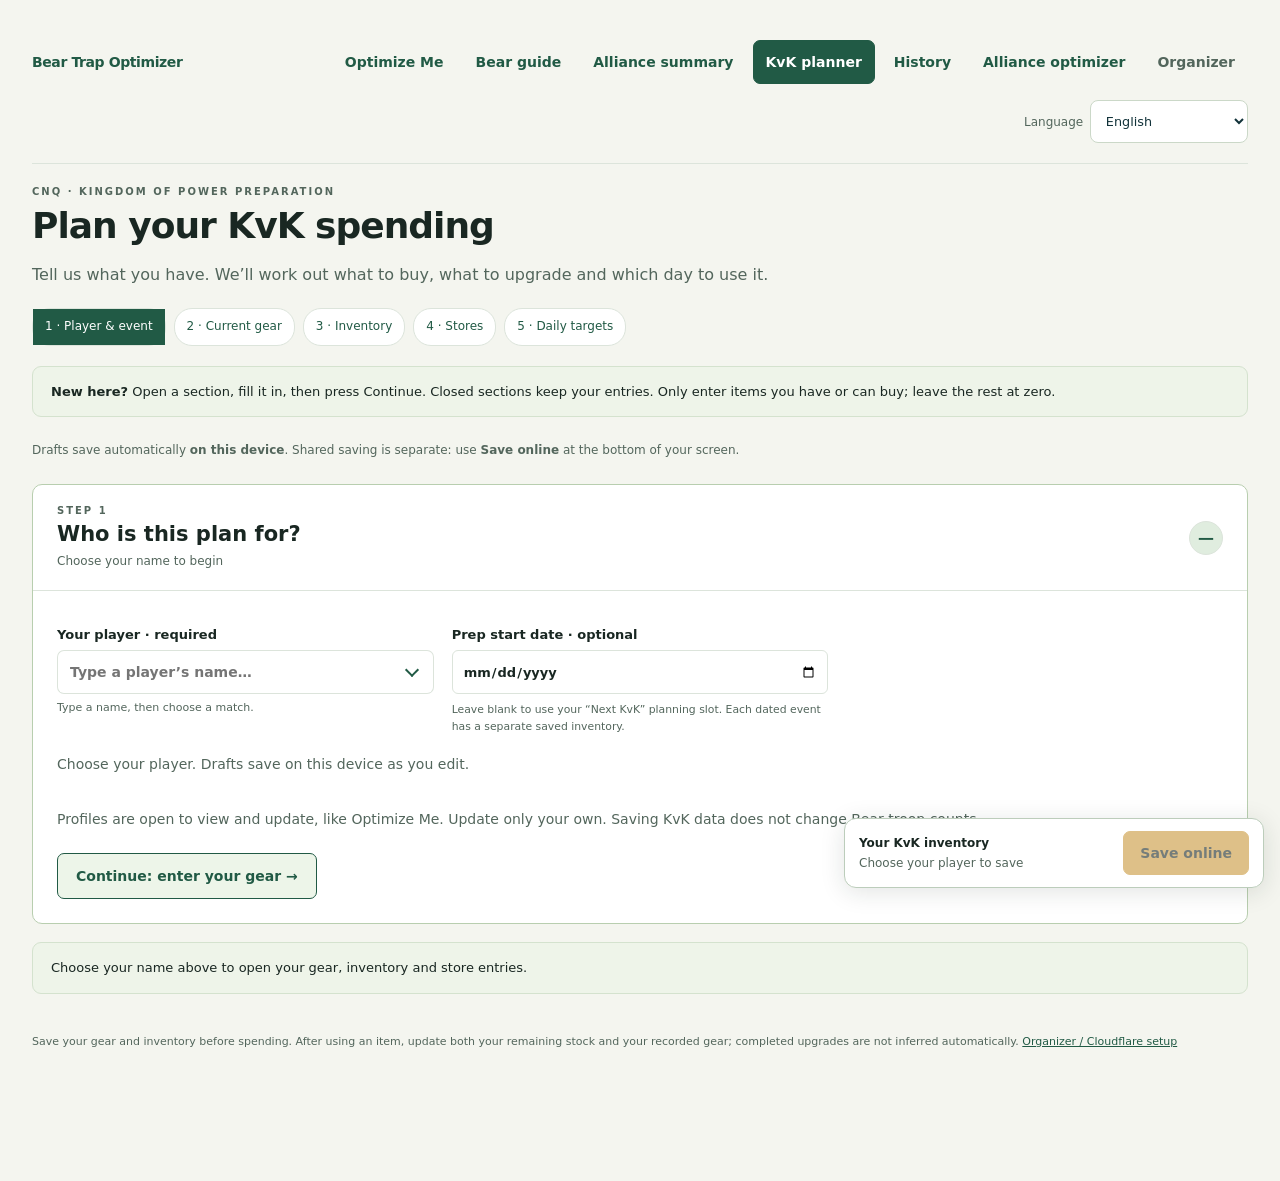
<file: web/kvk-planner.html>
<!doctype html>
<html lang="en"><head><meta charset="utf-8"><meta name="viewport" content="width=device-width,initial-scale=1"><title>KvK spend planner · Bear Trap Optimizer</title><meta name="description" content="Plan KvK purchases and daily points from your current gear, charms, materials, speedups and store balances."><link rel="stylesheet" href="./styles.css"><link rel="stylesheet" href="./personal.css"><link rel="stylesheet" href="./app-ui.css?v=20261023-kvk1"><link rel="stylesheet" href="./kvk.css?v=20261029-save1"><link rel="stylesheet" href="./player-search.css?v=20261023-search1"><link rel="stylesheet" href="./i18n.css?v=20261030-1"><script src="./i18n.js?v=20261102-own1" defer></script></head><body><a class="skip" href="#kvkform">Skip to KvK planner</a><main class="personal-main">
<nav class="app-nav" aria-label="Main navigation"><a class="app-brand" href="./optimize-me.html">Bear Trap Optimizer</a><div class="app-nav-links"><a href="./optimize-me.html">Optimize Me</a><a href="./bear-guide.html">Bear guide</a><a href="./alliance-summary.html">Alliance summary</a><a href="./kvk-planner.html" aria-current="page">KvK planner</a><a href="./history.html?player=alliance">History</a><a href="./index.html">Alliance optimizer</a><a href="./organizer.html">Organizer</a></div></nav>
<header class="personal-header"><div class="eyebrow">CNQ · Kingdom of Power preparation</div><h1>Plan your KvK spending</h1><p>Tell us what you have. We’ll work out what to buy, what to upgrade and which day to use it.</p><ol class="personal-progress kvk-step-links" aria-label="Planner steps"><li data-i18n-rich="r1b5234065d60"><a href="#kvkidentity">1 · Player &amp; event</a></li><li data-i18n-rich="rd66ac1ae7191"><a href="#kvkgear">2 · Current gear</a></li><li data-i18n-rich="rf60ffcc4f5ed"><a href="#kvkinventory">3 · Inventory</a></li><li data-i18n-rich="rb25fcf0e36c9"><a href="#kvkshops">4 · Stores</a></li><li data-i18n-rich="r1a998132285f"><a href="#kvkgoals">5 · Daily targets</a></li></ol><div class="kvk-start-note"><strong>New here?</strong> Open a section, fill it in, then press Continue. Closed sections keep your entries. Only enter items you have or can buy; leave the rest at zero.</div><p class="kvk-save-explainer">Drafts save automatically <strong>on this device</strong>. Shared saving is separate: use <strong>Save online</strong> at the bottom of your screen. <a id="kvkhistorylink" hidden>View my inventory history →</a></p></header>
<div id="kvkerror" class="ui-feedback" role="alert" hidden></div>
<form id="kvkform" novalidate>
<details class="panel kvk-step" name="kvk-main-steps" id="kvkidentity" open><summary class="kvk-step-heading"><span class="kvk-step-title"><div class="eyebrow">Step 1</div><h2>Who is this plan for?</h2><span class="kvk-step-summary" id="kvkidentitysummary"></span></span></summary><div class="kvk-step-content"><div class="personal-fields"><label>Your player · required<select id="kvkplayer" required><option value="">Loading roster…</option></select></label><label>Prep start date · optional<input type="date" id="kvkdate"><small>Leave blank to use your “Next KvK” planning slot. Each dated event has a separate saved inventory.</small></label></div><p id="kvkcloudstatus" role="status" aria-live="polite">Choose your player. Drafts save on this device as you edit.</p><div class="toolbar"><button id="kvkretry" type="button" hidden>Retry online load</button><button id="kvkuseonline" type="button" hidden>Use online copy instead</button></div><p class="fine">Profiles are open to view and update, like Optimize Me. Update only your own. Saving KvK data does not change Bear troop counts.</p><button class="kvk-next" type="button" data-next-step="kvkgear" data-step-next="kvkidentity">Continue: enter your gear →</button></div></details>
<p class="kvk-start-note" id="kvkchoosefirst">Choose your name above to open your gear, inventory and store entries.</p><fieldset id="kvkentryfields" class="kvk-entry-fields" disabled hidden><legend class="sr-only">Your KvK inventory and plan</legend><details class="panel kvk-step" name="kvk-main-steps" id="kvkgear"><summary class="kvk-step-heading"><span class="kvk-step-title"><div class="eyebrow">Step 2</div><h2>What is your current gear?</h2><span class="kvk-step-summary" id="kvkgearsummary"></span></span></summary><div class="kvk-step-content"><p data-i18n-rich="r169b2d356124">Record each piece’s current color, tier and stars, plus its three charm levels. The planner calculates the next upgrades and their material requirements. <strong>Not sure? Leave it as “Not entered”. That piece will be left out of the plan.</strong></p><details class="kvk-advanced" id="kvkpartialdetails" hidden><summary>Optional: progress between full levels</summary><label class="check"><input type="checkbox" id="kvkstages"> My upgrade screen shows five steps to the next level</label><p class="fine" data-i18n-rich="r9ecf59a288bc">Only use this if your upgrade screen actually shows those steps. For example, <strong>charm level 5 with 2/5 progress toward level 6</strong> means choose level 5 and enter 2 steps done. These steps are separate from gear stars. Leave this off if your screen only shows whole levels.</p></details><details class="kvk-bulk"><summary>Most of your pieces are the same level? Fill them together</summary><p>Choose a level, apply it to the matching pieces, then correct any exceptions below.</p><div class="kvk-quick"><label>Set all governor pieces<select id="kvkallgov"></select></label><button id="kvkapplygov" type="button">Apply to all six</button><label>Set all charms<select id="kvkallcharm"></select></label><button id="kvkapplycharms" type="button">Apply to all 18</button></div></details><div class="scroll"><table class="kvk-gear-table"><caption>Your current governor gear and 18 individual charms</caption><thead><tr><th>Piece</th><th>Gear level</th><th>Steps already done</th><th>Charm 1</th><th>Charm 2</th><th>Charm 3</th></tr></thead><tbody id="kvkgearrow"></tbody></table></div>
<details id="kvkherodetails"><summary>Using forgehammers or Mithril? Add your hero gear</summary><p data-i18n-rich="r55c46e3257b9">Enter the four pieces for each troop type. For enhancement, enter the +level shown in your game: Red +20 means <strong>20</strong>. Mastery is the separate forging level. Unknown/non-Mythic pieces do not unlock forgehammer spending.</p><div class="scroll"><table><caption>Your hero gear · spare Mythic fodder is entered in Inventory</caption><thead><tr><th>Hero gear</th><th>Rarity</th><th>Enhancement</th><th>Mastery</th><th>Mithril checkpoint ready?</th></tr></thead><tbody id="kvkherorow"></tbody></table></div><p class="fine">Only already-ready Red +20/+40/+60/+80/+100 checkpoints count toward Mithril spending. Tick “ready” only if the matching imbuement has not been paid yet. Future enhancement XP and unentered unlock requirements are excluded.</p></details><details id="kvkexclusivedetails" class="kvk-advanced"><summary>Using widgets? Add each hero’s exclusive gear</summary><p>Widgets are hero-specific. Add each hero once, choose their current exclusive gear level and enter only that hero’s widgets. Level 0 means not unlocked; “Not entered” leaves that hero out. This is separate from the four normal hero gear pieces above.</p><p id="kvklegacywidgets" class="fine"></p><div id="kvkexclusiverows" class="kvk-exclusive-rows"></div><button id="kvkaddexclusive" type="button">+ Add a hero</button><p class="fine">Only complete upgrades score. The next level costs 5 × its level in widgets; unused widgets stay in your bag. A widget shop offer must name the matching hero.</p></details><p id="kvkgearstatus" class="fine" role="status"></p><details><summary>Next upgrades calculated from these levels</summary><div id="kvknextgear" class="scroll"></div></details><button class="kvk-next" type="button" data-next-step="kvkinventory" data-step-next="kvkgear">Continue: copy your inventory →</button></div></details>
<details class="panel kvk-step" name="kvk-main-steps" id="kvkinventory"><summary class="kvk-step-heading"><span class="kvk-step-title"><div class="eyebrow">Step 3</div><h2>Your materials and speedups</h2><span class="kvk-step-summary" id="kvkinventorysummary"></span></span></summary><div class="kvk-step-content"><p class="quantity-intro" data-i18n-rich="r55f44104f611">Type an exact amount, or tap <span aria-hidden="true">±</span> beside a number to add or subtract 1, 10 or 100.</p><p>Open each group and copy the amounts from your bag. Leave items you don’t have at zero. Items are included by default. Untick the use box only if you cannot spend that item in the game.</p><p class="fine" data-i18n-rich="r9aa51681870c">Reserves and spending limits are optional. Gear materials count only when you can afford a complete upgrade. <a href="#kvktimers" data-open-entry="kvktimers">Using speedups? Add the timers you can finish in step 5 →</a></p><div id="kvkstockrows" class="kvk-stock-groups"></div><button class="kvk-next" type="button" data-next-step="kvkshops" data-step-next="kvkinventory">Continue: enter store balances →</button></div></details>
<details class="panel kvk-step" name="kvk-main-steps" id="kvkshops"><summary class="kvk-step-heading"><span class="kvk-step-title"><div class="eyebrow">Step 4</div><h2>What can you buy?</h2><span class="kvk-step-summary" id="kvkshopssummary"></span></span></summary><div class="kvk-step-content"><p data-i18n-rich="rddedc5835368">Enter your balances below. <strong>All listed shop offers are included automatically.</strong> The planner combines your available currencies, chooses the best purchases and schedules their use across KvK. Leave currencies you don’t have at zero.</p><p class="fine">The plan uses reference shop prices and stock limits. Alliance offers rotate and may be discounted; optional settings let you correct unavailable stock or different prices.</p><div id="kvkwallets" class="kvk-wallets"></div><details><summary>Expected currency income before each day</summary><p>Optional. Enter only income you expect to receive before spending that day. Zero means no extra income.</p><div id="kvkincome" class="scroll"></div></details>
<p id="kvkofferstatus" class="kvk-selection-note" role="status"></p><button id="kvkusealloffers" type="button" hidden>Use all shop offers</button><details id="kvkofferoptions" class="kvk-timers"><summary>Optional: exclude items or change shop prices / stock</summary><div class="kvk-heading"><h3>Shop offers</h3><button type="button" id="kvkaddoffer">Add another offer</button></div><label class="kvk-filter">Show store<select id="kvkstorefilter"><option value="all">All stores</option></select></label><p>Only change these settings if an item is unavailable, its price differs, or you have already bought some stock. Untick an item to exclude it. Other stores remain included when you change this view.</p><details class="kvk-advanced"><summary>Shop resets, later availability or custom offers</summary><p>For a future reset, add a separate offer and set its first available day. Change the store, item or days inside each offer’s optional settings. Gem purchases need a listed offer with its actual price and stock.</p></details><div id="kvkoffers" class="kvk-offers"></div><p id="kvkofferempty" class="kvk-start-note" hidden>No offers are listed for this store yet. Use “Add another offer” to enter an item from your game.</p></details><button class="kvk-next" type="button" data-next-step="kvkgoals" data-step-next="kvkshops">Continue: check your daily targets →</button></div></details>
<details class="panel kvk-step" name="kvk-main-steps" id="kvkgoals"><summary class="kvk-step-heading"><span class="kvk-step-title"><div class="eyebrow">Step 5</div><h2>Maximize your five-day score</h2><span class="kvk-step-summary" id="kvkgoalssummary"></span></span></summary><div class="kvk-step-content"><p class="notice" id="kvkweeklygoal">The planner maximizes your total points across all five days while meeting each daily target.</p><p>Daily targets are minimums, not score caps. More points can be allocated to any day.</p><p data-i18n-rich="r977a94daca2d">The usual target is filled in: <strong>200,000 points each day.</strong> Change it if your event is different. If you have already started, open that day’s extra options. “Other activities” means intel, gathering or points this planner won’t calculate; don’t count the same points twice.</p><div class="notice" id="kvkintelassumption"><strong>Intel missions included</strong><p>Assumes all regular Intel missions are completed: 24 on Day 1, 24 on Day 3, and 40 on the extended Day 5, at 6,000 points each. Saved missions and Pan extras are not included.</p><p>Intel is included once in Expected from other activities. Edit that amount for different mission counts or a day already started; include only points still to earn. Do not add Intel again.</p><button type="button" id="kvkapplyintel">Fill empty estimates with Intel points</button><p class="fine">For saved plans, this fills only zero estimates on unfinished Intel days. Existing nonzero estimates are kept.</p></div><div id="kvkdailytargets"></div><details class="kvk-timers" id="kvktimers"><summary>Using speedups? Add the timers you can finish</summary><h3>How many timer minutes can you use each day?</h3><p data-i18n-rich="rb7e9b1fc1a2a">Enter the remaining minutes on buildings, research and training you can actually start, after buffs and helps. For example, a 2-hour building timer is <strong>120 minutes</strong>. This is work you can speed up, not the speedups in your bag. <strong>Zero means no work available.</strong></p><div id="kvkworkloads" class="scroll"></div><p class="fine">Day 4 troop-production points require the troop batch details below. Using a training speedup does not itself score on day 4 in the reference rules.</p><details id="kvktrainingdetails"><summary>Add a training or promotion batch</summary><p>Enter a complete batch and its remaining timer. Promotion earns the difference between the two troop tiers. Each batch can finish only once.</p><div class="personal-fields"><label>Batch name<input id="kvktrainname" type="text" value="Training batch" maxlength="80"></label><label>Troops per batch<input id="kvktraincount" type="number" min="1" max="1000000" value="1000"></label><label>Target tier<select id="kvktraintier"></select></label><label>Promote from<select id="kvktrainfrom"></select></label><label>Speedup minutes still needed<input id="kvktrainminutes" type="number" min="1" max="1000000" value="60"></label><label>Available batches<input id="kvktrainlimit" type="number" min="1" max="1000" value="1"></label></div><button type="button" id="kvkaddtraining">Add training batch</button><p id="kvktrainingstatus" class="fine"></p></details><div id="kvkcustomactions"></div></details><button class="kvk-next" type="button" data-next-step="kvkreview" data-step-next="kvkgoals">Continue: review and build your plan →</button></div></details>
<details class="panel"><summary>Advanced: scoring rules and calculation limits</summary><p>The editable reference pack is community data, not a game API. Confirm your event’s scoring and shop stock before spending. Normal enhancement XP, unknown gear, unentered pet advancement and random chest outcomes do not earn assumed points. Gear coverage currently ends at Red T2 3★, charms at level 21; do not select a lower level to represent more advanced gear.</p><div id="kvkrules" class="scroll"></div><div class="personal-fields"><label>Governor gear multiplier<input id="kvkgearmult" type="number" value="36" disabled></label><label>Charm multiplier<input id="kvkcharmmult" type="number" value="70" disabled></label></div><ul id="kvksources"></ul></details>
<details class="panel kvk-review kvk-step" name="kvk-main-steps" id="kvkreview"><summary class="kvk-step-heading"><span class="kvk-step-title"><div class="eyebrow">Ready for your plan?</div><h2>Review &amp; build your plan</h2><span class="kvk-step-summary" id="kvkreviewsummary"></span></span></summary><div class="kvk-step-content"><div id="kvkreviewbody"></div><label class="check"><input id="kvkconfirmed" type="checkbox"> My inventory, usable items, selected shop offers and event scoring are correct.</label><div class="toolbar"><button id="kvkcalculate" class="primary" type="submit">Build my KvK plan</button><button id="kvkcancel" type="button" hidden>Cancel calculation</button></div><p class="kvk-no-spend">Building a plan does not spend anything in your game.</p><p id="kvkstatus" role="status" aria-live="polite">Your calculations run on this device. Save online to use this inventory on another device.</p><details class="kvk-backups"><summary>Download or import an inventory backup</summary><div class="toolbar"><button id="kvkexport" type="button">Download inventory backup</button><label class="kvk-import">Import backup<input id="kvkimport" type="file" accept=".json,application/json"></label></div></details></div></details>
</fieldset></form>
<section id="kvkresults" hidden aria-live="polite"><div class="panel"><div class="eyebrow">Your KvK plan</div><h2 id="kvkresulttitle"></h2><p id="kvkresultsummary"></p><div id="kvkresultcards" class="kvk-result-cards"></div><p class="fine">Expected activity points are forecasts. A finished day’s shortfall cannot be repaired by spending on a later day.</p></div><div id="kvkdayplans"></div><section class="panel"><h2>Shopping list and balances</h2><div id="kvkshopping" class="scroll"></div><h3>Currency left after planned purchases</h3><div id="kvkbalances" class="scroll"></div><details><summary>Material use and remaining inventory</summary><div id="kvkremaining" class="scroll"></div></details><p id="kvkmodelnote" class="fine"></p><a class="ui-next" href="#kvkform">Change my entries ↑</a><button type="button" id="kvkcopy">Copy the plan</button><p id="kvkcopystatus" role="status"></p><textarea id="kvkcopyfallback" readonly hidden aria-label="Plan to copy"></textarea></section></section>
<footer data-i18n-rich="r0c44fc6212d7">Save your gear and inventory before spending. After using an item, update both your remaining stock and your recorded gear; completed upgrades are not inferred automatically. <a href="./organizer.html">Organizer / Cloudflare setup</a></footer>
<aside id="kvksavebar" class="kvk-savebar" aria-label="Save inventory"><div class="kvk-save-copy"><strong id="kvksaveplayer">Your KvK inventory</strong><span id="kvksavestate" role="status" aria-live="polite">Choose your player to save</span></div><button id="kvksave" class="primary" type="button" disabled>Save online</button></aside>
</main><script src="./player-search.js?v=20261023-search1"></script><script src="./app-ui.js?v=20261023-search1"></script><script src="./kvk-catalog.js?v=20261102-intel1"></script><script src="./kvk-gear.js?v=20261023-widgets1"></script><script src="./kvk-model.js?v=20261102-intel1"></script><script src="./alliance-model.js"></script><script src="./cloud-client.js?v=20261102-own1"></script><script src="./kvk-ui.js?v=20261102-intel1"></script><script src="./quantity-input.js?v=20261023-allshops1"></script></body></html>
</file>
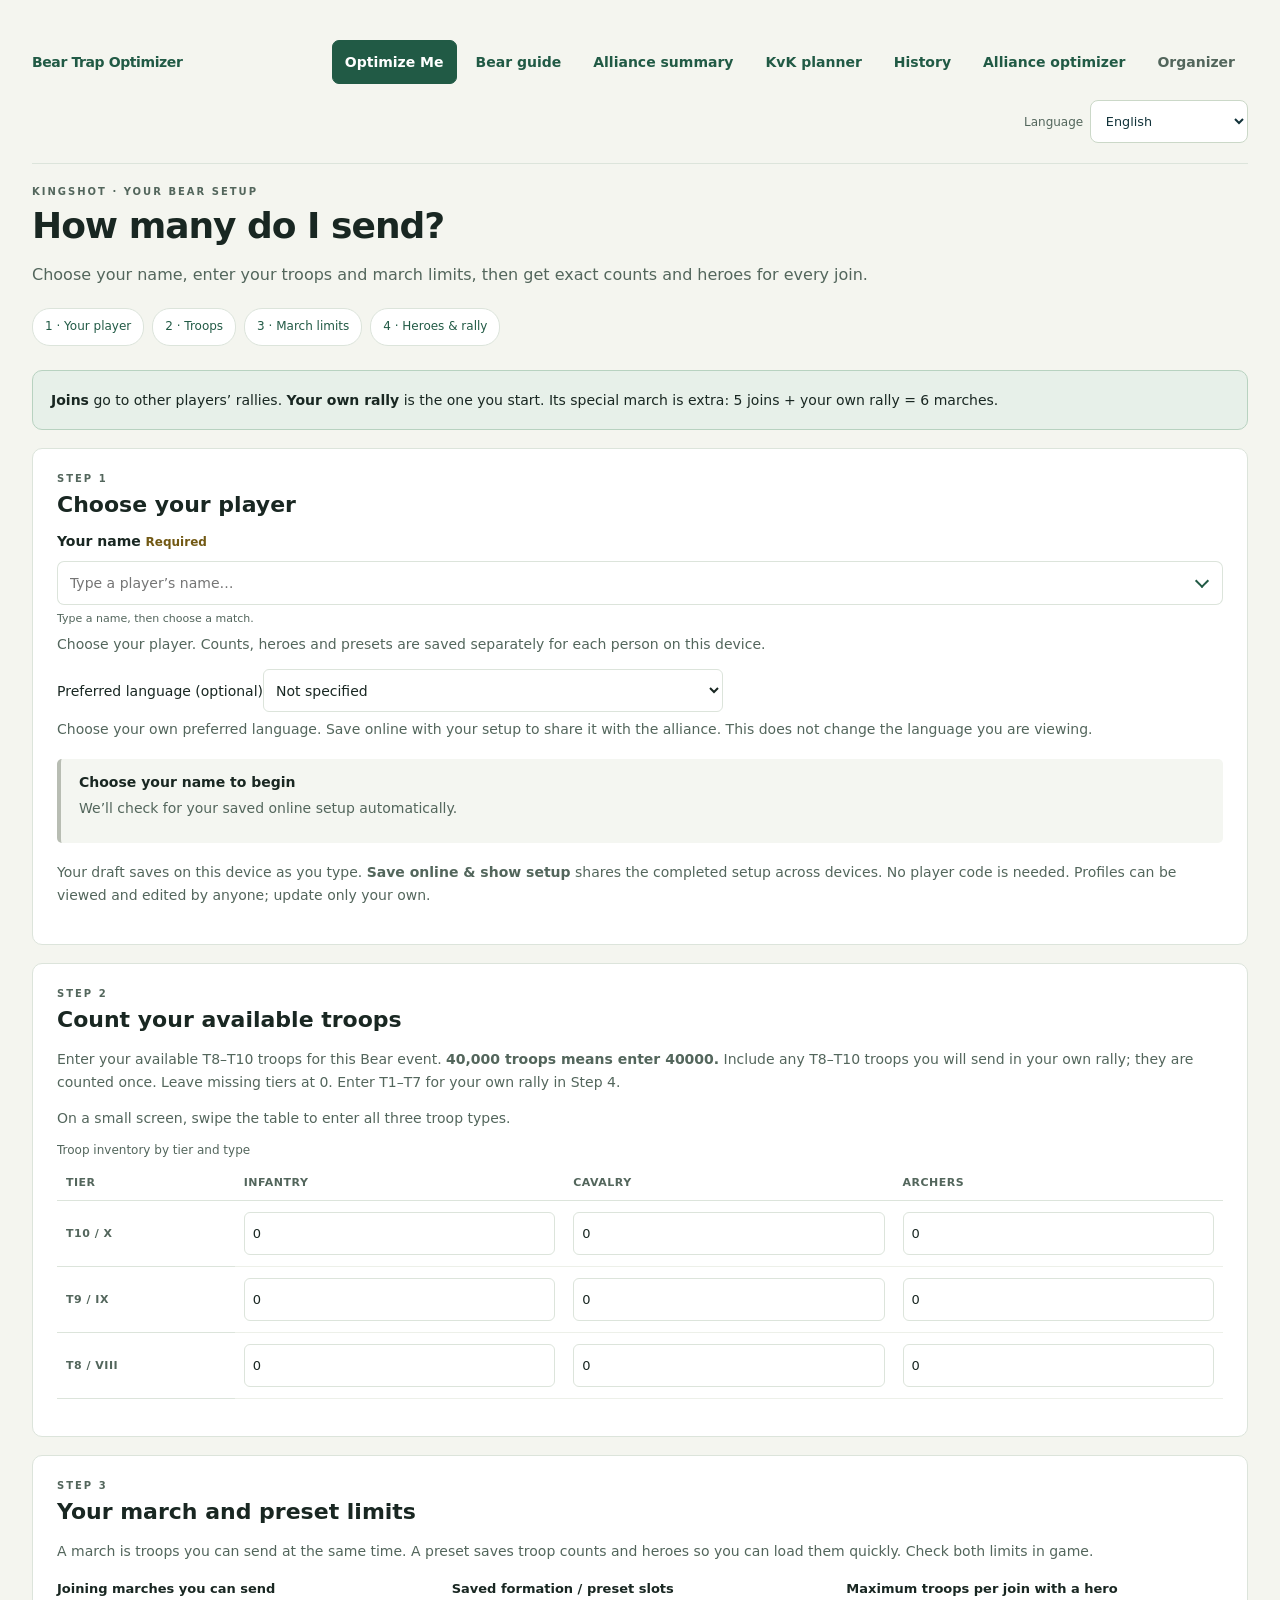
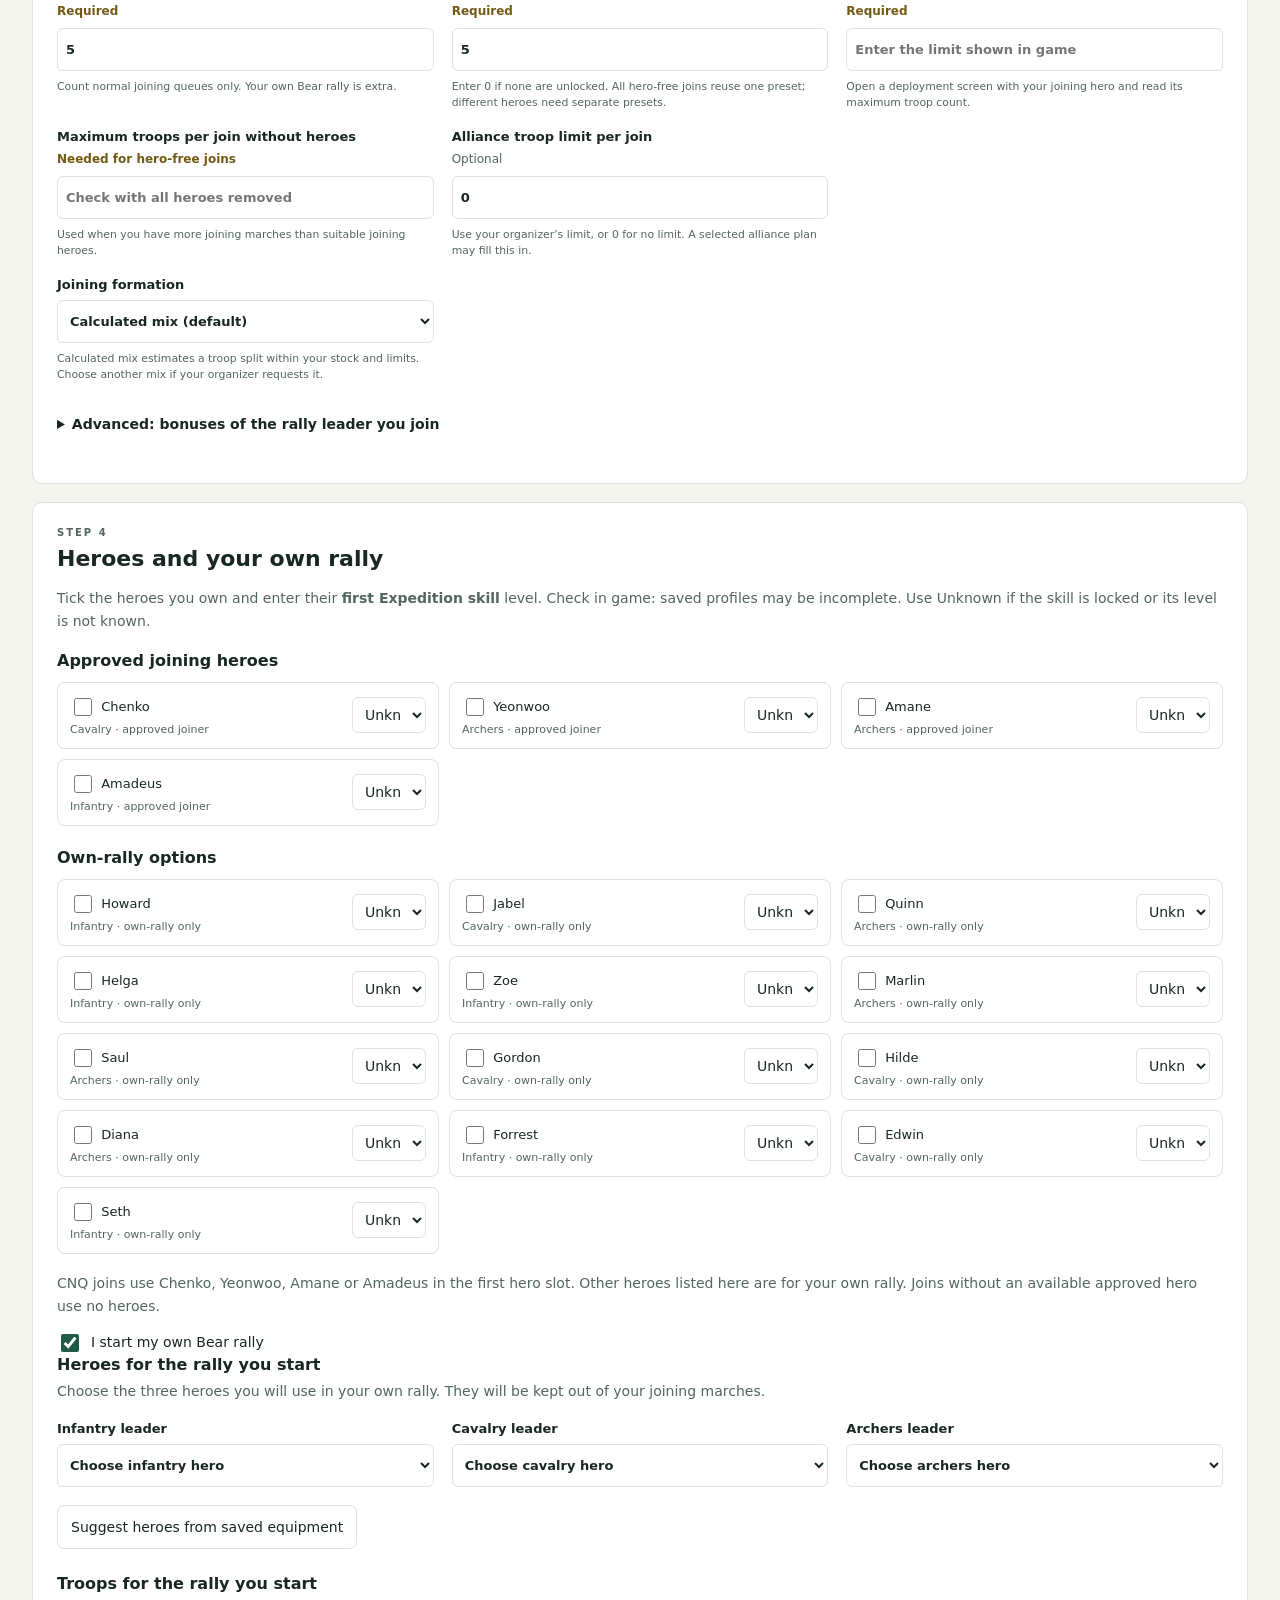
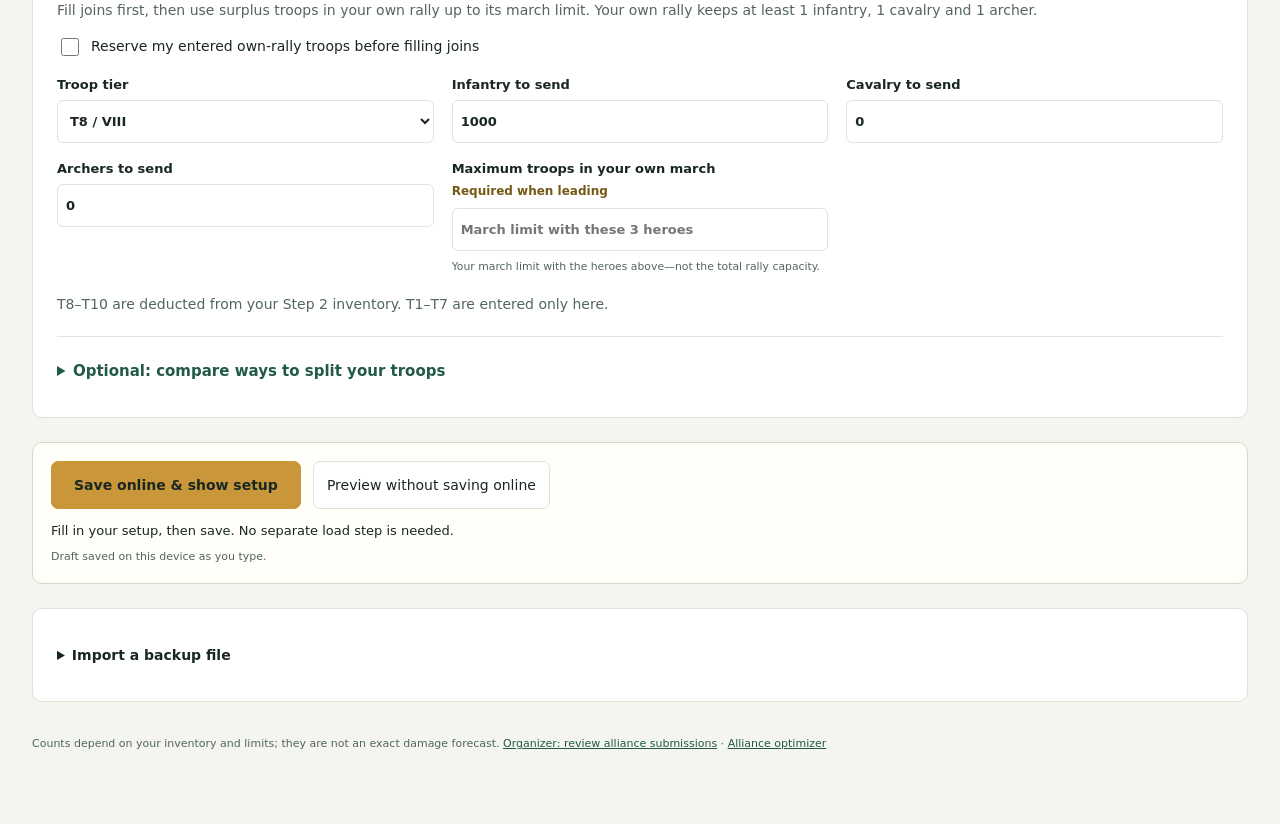
<file: web/optimize-me.html>
<!doctype html>
<html lang="en"><head><meta charset="utf-8"><meta name="viewport" content="width=device-width,initial-scale=1"><title>Optimize Me · Bear Trap Optimizer</title><meta name="description" content="Enter your troops and heroes, save your player setup, and get matching Bear joining presets."><link rel="stylesheet" href="./styles.css?v=20261021-personal1"><link rel="stylesheet" href="./personal.css?v=20261028-clarity1"><link rel="stylesheet" href="./app-ui.css?v=20261023-kvk1"><link rel="stylesheet" href="./player-search.css?v=20261023-search1"><link rel="stylesheet" href="./i18n.css?v=20261030-1"><script src="./i18n.js?v=20261102-own1" defer></script></head>
<body><a class="skip" href="#personalform">Skip to your setup</a><main class="personal-main">
<nav class="app-nav" aria-label="Main navigation"><a class="app-brand" href="./optimize-me.html">Bear Trap Optimizer</a><div class="app-nav-links"><a href="./optimize-me.html" aria-current="page">Optimize Me</a><a href="./bear-guide.html">Bear guide</a><a href="./alliance-summary.html">Alliance summary</a><a href="./kvk-planner.html">KvK planner</a><a href="./history.html?player=alliance">History</a><a href="./index.html">Alliance optimizer</a><a href="./organizer.html">Organizer</a></div></nav>
<header class="personal-header"><div class="eyebrow">Kingshot · Your Bear setup</div><h1>How many do I send?</h1><p>Choose your name, enter your troops and march limits, then get exact counts and heroes for every join.</p><ol class="personal-progress" aria-label="Setup steps"><li data-i18n-rich="r6197ae0c1afa"><a href="#playerstep">1 · Your player</a></li><li data-i18n-rich="r2e4d60c18086"><a href="#troopstep">2 · Troops</a></li><li data-i18n-rich="r4e2d063c0a50"><a href="#limitsstep">3 · March limits</a></li><li data-i18n-rich="re496f4ba02cf"><a href="#herostep">4 · Heroes &amp; rally</a></li></ol></header>
<div class="special-banner"><strong>Joins</strong> go to other players’ rallies. <strong>Your own rally</strong> is the one you start. Its special march is extra: 5 joins + your own rally = 6 marches.</div>
<form id="personalform" novalidate>
<section class="panel player-panel"><div id="playerstep" class="eyebrow">Step 1</div><h2>Choose your player</h2><label class="player-picker" for="personalplayer">Your name <span class="field-required">Required</span></label><select id="personalplayer" required aria-describedby="personalplayererror"><option value="">Loading alliance members…</option></select><small id="personalplayererror" class="field-error" hidden></small><p id="personalstatus" class="fine">Loading saved alliance members…</p>
<label for="personalpreferredlanguage">Preferred language (optional)</label><select id="personalpreferredlanguage" aria-describedby="personalpreferredhelp"><option value="">Not specified</option></select><p id="personalpreferredhelp" class="fine">Choose your own preferred language. Save online with your setup to share it with the alliance. This does not change the language you are viewing.</p>
<div class="cloud-state" id="cloudstate" data-state="idle"><strong id="cloudbadge">Choose your name to begin</strong><p id="cloudstatus" role="status" aria-live="polite">We’ll check for your saved online setup automatically.</p><div class="toolbar"><button type="button" id="cloudload" hidden>Use online copy instead (replaces my entries)</button><button type="button" id="cloudreplace" hidden>Replace online copy with my entries</button><button type="button" id="cloudretry" hidden>Retry online check</button></div></div>
<p class="fine" data-i18n-rich="r852950201cd0">Your draft saves on this device as you type. <strong>Save online &amp; show setup</strong> shares the completed setup across devices. No player code is needed. Profiles can be viewed and edited by anyone; update only your own.</p></section>
<div id="personalerror" class="notice personal-error" role="alert" hidden></div>
<section class="panel"><div id="troopstep" class="eyebrow">Step 2</div><h2>Count your available troops</h2><p data-i18n-rich="r73bfb65e1694">Enter your available T8–T10 troops for this Bear event. <strong>40,000 troops means enter 40000.</strong> Include any T8–T10 troops you will send in your own rally; they are counted once. Leave missing tiers at 0. Enter T1–T7 for your own rally in Step 4.</p>
<p class="table-scroll-hint">On a small screen, swipe the table to enter all three troop types.</p><div class="scroll"><table class="personal-inventory"><caption>Troop inventory by tier and type</caption><thead><tr><th scope="col">Tier</th><th scope="col">Infantry</th><th scope="col">Cavalry</th><th scope="col">Archers</th></tr></thead><tbody id="personalinventory"></tbody></table></div><p id="personalstocktotal" class="fine"></p><small id="personalstock10infantryerror" class="field-error" hidden></small></section>
<section class="panel"><div id="limitsstep" class="eyebrow">Step 3</div><h2>Your march and preset limits</h2><p>A march is troops you can send at the same time. A preset saves troop counts and heroes so you can load them quickly. Check both limits in game.</p><div class="personal-fields">
<label>Joining marches you can send <span class="field-required">Required</span><input id="personaljoins" type="number" min="1" max="10" step="1" value="5" required aria-describedby="personaljoinserror"><small>Count normal joining queues only. Your own Bear rally is extra.</small><small id="personaljoinserror" class="field-error" hidden></small></label>
<label>Saved formation / preset slots <span class="field-required">Required</span><input id="personalpresets" type="number" min="0" max="12" step="1" value="5" required aria-describedby="personalpresetserror"><small>Enter 0 if none are unlocked. All hero-free joins reuse one preset; different heroes need separate presets.</small><small id="personalpresetserror" class="field-error" hidden></small></label>
<label>Maximum troops per join with a hero <span class="field-required">Required</span><input id="personalcapacity" type="number" min="1" max="2000000" step="1" placeholder="Enter the limit shown in game" required aria-describedby="personalcapacityerror"><small>Open a deployment screen with your joining hero and read its maximum troop count.</small><small id="personalcapacityerror" class="field-error" hidden></small></label>
<label>Maximum troops per join without heroes <span class="field-required">Needed for hero-free joins</span><input id="personalbare" type="number" min="1" max="2000000" step="1" placeholder="Check with all heroes removed" aria-describedby="personalbarehelp personalbareerror"><small id="personalbarehelp">Used when you have more joining marches than suitable joining heroes.</small><small id="personalbareerror" class="field-error" hidden></small></label>
<label>Alliance troop limit per join <span class="field-required optional">Optional</span><input id="personalcap" type="number" min="0" max="2000000" step="1" value="0" aria-describedby="personalcaperror"><small>Use your organizer’s limit, or 0 for no limit. A selected alliance plan may fill this in.</small><small id="personalcaperror" class="field-error" hidden></small></label>
</div><div class="personal-fields"><label>Joining formation<select id="personaljoinpolicy"><option value="optimized">Calculated mix (default)</option><option value="archer-first">Archers first → cavalry → infantry</option><option value="ratio">My target ratio (uses available troops)</option></select><small>Calculated mix estimates a troop split within your stock and limits. Choose another mix if your organizer requests it.</small></label></div><div id="personaljoinratios" class="personal-fields" hidden><label>Target infantry %<input id="personalinfpct" type="number" min="0" max="100" step="1" value="5" disabled></label><label>Target cavalry %<input id="personalcavpct" type="number" min="0" max="100" step="1" value="5" disabled></label><p class="fine">The remainder is archers: 5 and 5 means 5/5/90. If a type is short, the rest fills from available archers, then cavalry, then infantry. Each type uses its strongest tiers first.</p></div><details id="personalhoststats"><summary>Advanced: bonuses of the rally leader you join</summary><p>Enter the leader’s Attack and Lethality bonuses for all three troop types to calculate the mixed formation for that leader. These are the report percentages, not account power. Leave all six blank for the uncalibrated reference.</p><div class="personal-fields"><label>Infantry Attack %<input id="personalhostinfantryattack" type="number" min="0" max="10000" step="0.1" placeholder="Not entered"></label><label>Infantry Lethality %<input id="personalhostinfantrylethality" type="number" min="0" max="10000" step="0.1" placeholder="Not entered"></label><label>Cavalry Attack %<input id="personalhostcavalryattack" type="number" min="0" max="10000" step="0.1" placeholder="Not entered"></label><label>Cavalry Lethality %<input id="personalhostcavalrylethality" type="number" min="0" max="10000" step="0.1" placeholder="Not entered"></label><label>Archers Attack %<input id="personalhostarchersattack" type="number" min="0" max="10000" step="0.1" placeholder="Not entered"></label><label>Archers Lethality %<input id="personalhostarcherslethality" type="number" min="0" max="10000" step="0.1" placeholder="Not entered"></label></div><p class="fine">This uses the public community damage reference. Hero-specific effects not represented by these bonuses, Truegold troop skills and the surrounding rally composition can change the best mix.</p></details><p id="personalcapacitynote" class="fine"></p></section>
<section class="panel"><div id="herostep" class="eyebrow">Step 4</div><h2>Heroes and your own rally</h2><p data-i18n-rich="r32ac544eb0d3">Tick the heroes you own and enter their <strong>first Expedition skill</strong> level. Check in game: saved profiles may be incomplete. Use Unknown if the skill is locked or its level is not known.</p><div id="personalheroes" class="personal-heroes"></div><p class="fine">CNQ joins use Chenko, Yeonwoo, Amane or Amadeus in the first hero slot. Other heroes listed here are for your own rally. Joins without an available approved hero use no heroes.</p>
<label class="check"><input id="personalown" type="checkbox" checked> I start my own Bear rally</label>
<div id="personalownsettings"><h3>Heroes for the rally you start</h3><p>Choose the three heroes you will use in your own rally. They will be kept out of your joining marches.</p><div class="personal-fields" id="personalleaders"></div><button id="personalsuggest" type="button">Suggest heroes from saved equipment</button>
<h3 class="personal-subheading">Troops for the rally you start</h3>
<p>Fill joins first, then use surplus troops in your own rally up to its march limit. Your own rally keeps at least 1 infantry, 1 cavalry and 1 archer.</p><label class="check"><input id="personalreserveown" type="checkbox"> Reserve my entered own-rally troops before filling joins</label><div class="personal-fields">
<label>Troop tier<select id="personalowntier" aria-describedby="personalownstockhelp"><option value="8">T8 / VIII</option><option value="9">T9 / IX</option><option value="10">T10 / X</option><option value="lower">T1–T7 (not in the table above)</option></select></label>
<label>Infantry to send<input id="personalowninfantry" type="number" min="0" max="2000000" value="1000"></label>
<label>Cavalry to send<input id="personalowncavalry" type="number" min="0" max="2000000" value="0"></label>
<label>Archers to send<input id="personalownarchers" type="number" min="0" max="2000000" value="0"></label>
<label>Maximum troops in your own march <span class="field-required">Required when leading</span><input id="personalowncapacity" type="number" required min="1" max="2000000" placeholder="March limit with these 3 heroes" aria-describedby="personalowncapacityhelp personalowncapacityerror"><small id="personalowncapacityhelp">Your march limit with the heroes above—not the total rally capacity.</small><small id="personalowncapacityerror" class="field-error" hidden></small></label>
</div>
<p id="personalownstockhelp" class="fine">T8–T10 are deducted from your Step 2 inventory. T1–T7 are entered only here.</p>
<div id="personallowerwrap" hidden><p class="fine" data-i18n-rich="rd31936dba864"><strong>Example:</strong> sending 1 T1 infantry? Enter 1 infantry, 0 cavalry and 0 archers, then confirm below. Enter what you will send, not all your T1–T7 stock.</p><label class="check"><input id="personallowerconfirmed" type="checkbox"> I have at least the T1–T7 troops entered here.</label></div>
<details class="personal-own-choices" id="personalownchoices"><summary>Optional: compare ways to split your troops</summary>
<p data-i18n-rich="r1b26450a7430">Compare your own march and all your joins together. <strong>Nothing changes until you apply an option.</strong> Your three own-rally heroes stay reserved.</p>
<p class="fine">These estimate your personal damage. Without battle results, the comparison assumes equal rally strength and hit counts. It does not count damage gained or lost by other players sharing the rally.</p>
<div id="personalowncomparison" class="personal-own-cards"></div>
<div class="toolbar"><button id="personalusejoint" class="primary" type="button">Apply balanced plan</button><button id="personalusejoinfirst" type="button">Apply joins first</button><button id="personalusesmall" type="button">Apply minimum own march</button><button id="personalusefull" type="button">Apply own march first</button></div>
<details><summary>Improve the estimate with your battle results (optional)</summary>
<p data-i18n-rich="r2bfbb28b2f2e">Compare damage from the <strong>same troop count and formation</strong> in your own rally and a rally you join. Enter how many hits each march completes during Bear.</p>
<div class="personal-fields"><label>Hits by your own march<input id="personalownhits" type="number" min="1" max="100" step="1" placeholder="e.g. 5"></label><label>Hits per joining march<input id="personaljoinhits" type="number" min="1" max="100" step="1" placeholder="e.g. 8"></label><label>Your damage in your own rally, as % of a joined rally<input id="personalownrelative" type="number" min="1" max="10000" step="1" placeholder="e.g. 60"><small>Same troops: 3M in your rally ÷ 5M in a joined rally × 100 = 60.</small></label></div>
<p id="personalowndecision" class="fine" role="status"></p>
<p class="fine">The balanced plan searches for the highest estimated total across your own march and identical joins. It requires Calculated mix. Minimum own march uses the weakest entered tier, or confirmed T1–T7. Own march first uses one tier, up to your march limit. T1–T7 damage is treated as zero. The estimate assumes your measured damage ratio also applies to other troop mixes; it is not a proven in-game maximum. Measurements stay on this device; applied troop counts save with your setup.</p>
</details></details>
</div></section>

<div class="personal-actions personal-savebar"><div class="personal-savebuttons"><button class="primary" id="cloudsave" type="submit">Save online &amp; show setup</button><button type="button" id="personalpreview">Preview without saving online</button></div><p id="cloudfeedback" role="status" aria-live="polite">Fill in your setup, then save. No separate load step is needed.</p><span id="personalsavenote" class="fine">Draft saved on this device as you type.</span></div>
</form>
<section id="personalresult" hidden aria-live="polite"><div class="panel personal-summary"><p id="personalresultsave" class="result-save" role="status">Preview on this device. Save online to use these entries on another device.</p><div class="eyebrow">Your personal plan</div><h2 id="personalresultname"></h2><p id="personalresultnote"></p><details class="personal-calculation"><summary>How this estimate works</summary><p>Calculated mix balances diminishing returns across troop types using a community damage formula. It uses entered leader bonuses, or equal bonuses if blank, and includes archer counter and average Volley. Mixed tiers use attack-weighted counts. Unentered hero effects, Truegold skills and the other troops in a rally can change the best mix.</p><p>Archers first fills archers, then cavalry, then infantry. Target ratio uses your percentages and fills shortages in that same order. All options use the strongest available tiers within each troop type and respect your inventory and march limits.</p></details><div id="personalnumbers" class="personal-numbers"></div><div id="personalwarnings"></div></div>
<section class="panel"><h2>Send this in every joining march</h2><p>Use these exact counts for every join. The preset list below shows which first hero to use, or when to send without heroes.</p><div id="personalpacket" class="scroll"></div><p id="personalallocation" class="fine"></p><p id="personalleftovernote" hidden></p><details><summary>Troops left at home</summary><div id="personalleftover" class="scroll"></div></details></section>
<section class="panel" id="personalownresult" hidden><h2>Troops in your own rally</h2><div id="personalowntable" class="scroll"></div></section><section class="panel"><h2>Your heroes and preset slots</h2><p>Save each formation once. All hero-free joins share one reusable preset, even when another hero-free march is away.</p><div id="personalpresettbl" class="scroll"></div><h3>Quick setup in game</h3><ol id="personalsetupsteps"></ol></section>
<section class="panel"><h2>When to send and what to join</h2><div id="personaltiming"></div><ol id="personaljoinsteps"></ol><p class="fine">The website cannot see live rally space or countdowns. Check those in game. Timing is guidance from the selected comparison, not a live event clock.</p></section>
<div class="toolbar"><a class="ui-next" href="#personalform">Edit these entries ↑</a><button type="button" id="personalcopy">Copy my instructions</button><button type="button" id="personalexport">Download a backup</button></div><details class="panel"><summary>Organizer tools</summary><p>Use these counts in the alliance comparison on this device. Review its tier and bonus assumptions afterward.</p><button type="button" id="personalapply">Update my local alliance model</button></details><p id="personalactionstatus" class="fine" role="status"></p><textarea id="personalcopytext" readonly hidden aria-label="Instructions to copy" rows="12"></textarea></section>

<details class="panel"><summary>Import a backup file</summary><p>Import an Optimize Me JSON file to load its entries on this device. Use Save online &amp; show setup if you want to share those entries across devices.</p><input id="personalimport" type="file" accept=".json,application/json" aria-label="Import personal Bear setup"></details>
<footer data-i18n-rich="r738087393cb8">Counts depend on your inventory and limits; they are not an exact damage forecast. <a href="./organizer.html">Organizer: review alliance submissions</a> · <a href="./index.html">Alliance optimizer</a></footer>
</main><script src="./player-search.js?v=20261023-search1"></script><script src="./app-ui.js?v=20261023-search1"></script><script src="./alliance-model.js?v=20261013-map2"></script><script src="./personal-model.js?v=20261102-own1"></script><script src="./personal-ui.js?v=20261102-own1"></script><script src="./cloud-client.js?v=20261102-own1"></script><script src="./cloud-personal.js?v=20261102-own1"></script></body></html>
</file>
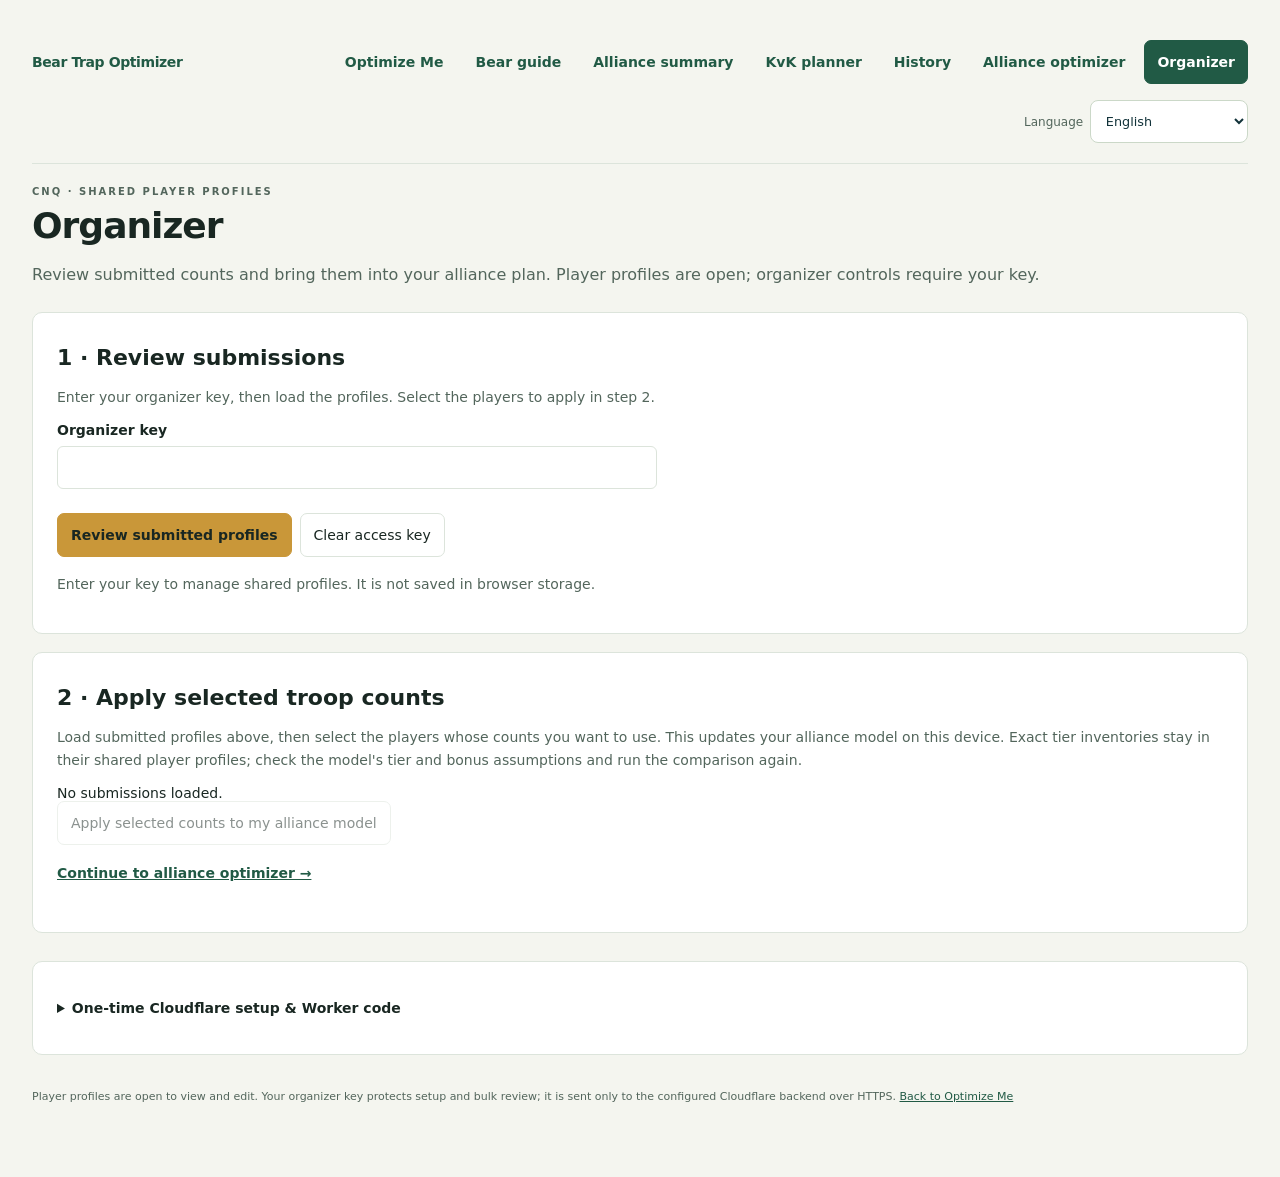
<file: web/organizer.html>
<!doctype html>
<html lang="en"><head><meta charset="utf-8"><meta name="viewport" content="width=device-width,initial-scale=1"><title>Organizer · Bear Optimizer</title><link rel="stylesheet" href="./styles.css"><link rel="stylesheet" href="./personal.css"><link rel="stylesheet" href="./app-ui.css?v=20261023-kvk1"><link rel="stylesheet" href="./i18n.css?v=20261030-1"><script src="./i18n.js?v=20261102-own1" defer></script></head><body><a class="skip" href="#organizeraccess">Skip to organizer access</a><main class="personal-main">
<nav class="app-nav" aria-label="Main navigation"><a class="app-brand" href="./optimize-me.html">Bear Trap Optimizer</a><div class="app-nav-links"><a href="./optimize-me.html">Optimize Me</a><a href="./bear-guide.html">Bear guide</a><a href="./alliance-summary.html">Alliance summary</a><a href="./kvk-planner.html">KvK planner</a><a href="./history.html?player=alliance">History</a><a href="./index.html">Alliance optimizer</a><a href="./organizer.html" aria-current="page">Organizer</a></div></nav>
<header class="personal-header"><div class="eyebrow">CNQ · Shared player profiles</div><h1>Organizer</h1><p>Review submitted counts and bring them into your alliance plan. Player profiles are open; organizer controls require your key.</p></header>

<section id="organizeraccess" class="panel organizer-access"><h2>1 · Review submissions</h2><p>Enter your organizer key, then load the profiles. Select the players to apply in step 2.</p><label>Organizer key <input id="adminkey" type="password" autocomplete="off" spellcheck="false"></label><div class="toolbar"><button class="primary" id="adminload" type="button">Review submitted profiles</button><button id="adminlock" type="button">Clear access key</button></div><p id="adminstatus" class="fine" role="status">Enter your key to manage shared profiles. It is not saved in browser storage.</p></section>
<section class="panel"><h2>2 · Apply selected troop counts</h2><p>Load submitted profiles above, then select the players whose counts you want to use. This updates your alliance model on this device. Exact tier inventories stay in their shared player profiles; check the model's tier and bonus assumptions and run the comparison again.</p><div class="scroll" id="adminprofiles">No submissions loaded.</div><button id="adminapply" type="button" disabled>Apply selected counts to my alliance model</button><p data-i18n-rich="ra22726b6de2c"><a class="ui-next" href="./index.html">Continue to alliance optimizer →</a></p><p id="adminapplystatus" class="fine" role="status"></p></section>
<details class="panel organizer-setup"><summary>One-time Cloudflare setup &amp; Worker code</summary><ol><li data-i18n-rich="re0c43257f3f8">Create the Worker <strong>bear-optimizer-api</strong> and the D1 database <strong>bear-optimizer</strong>.</li><li data-i18n-rich="rf99bdfa577b5">Add a D1 binding named <strong>DB</strong> to the Worker and a secret named <strong>ADMIN_TOKEN</strong> containing your organizer key (at least 32 random characters).</li><li data-i18n-rich="r564264ff4277">Copy the Worker code below. In Cloudflare, open the Worker → <strong>Edit code</strong>, replace all placeholder code, then <strong>Deploy</strong>.</li><li data-i18n-rich="r979b5697c222">Return here, enter your organizer key, and click <strong>Initialize database</strong>.</li></ol><p>After deploying the Worker, enter your key above, then <button id="admininit" type="button">Initialize database</button>.</p><button id="copyworker" type="button">Copy Worker code</button> <a href="./cloudflare-worker.js" target="_blank" rel="noopener">Open Worker code</a><p id="workercopystatus" role="status" class="fine"></p><textarea id="workercopytext" readonly hidden rows="8" aria-label="Worker code to copy"></textarea><p class="fine">The code contains no credentials. Your organizer key is the value you stored in Cloudflare's ADMIN_TOKEN secret.</p></details>
<footer data-i18n-rich="r92a66a8a016b">Player profiles are open to view and edit. Your organizer key protects setup and bulk review; it is sent only to the configured Cloudflare backend over HTTPS. <a href="./optimize-me.html">Back to Optimize Me</a></footer>
</main><script src="./app-ui.js?v=20261022-ux1"></script><script src="./alliance-model.js"></script><script src="./personal-model.js?v=20261102-own1"></script><script src="./cloud-client.js?v=20261102-own1"></script><script src="./cloud-admin.js?v=20261029-i18n2"></script></body></html>
</file>
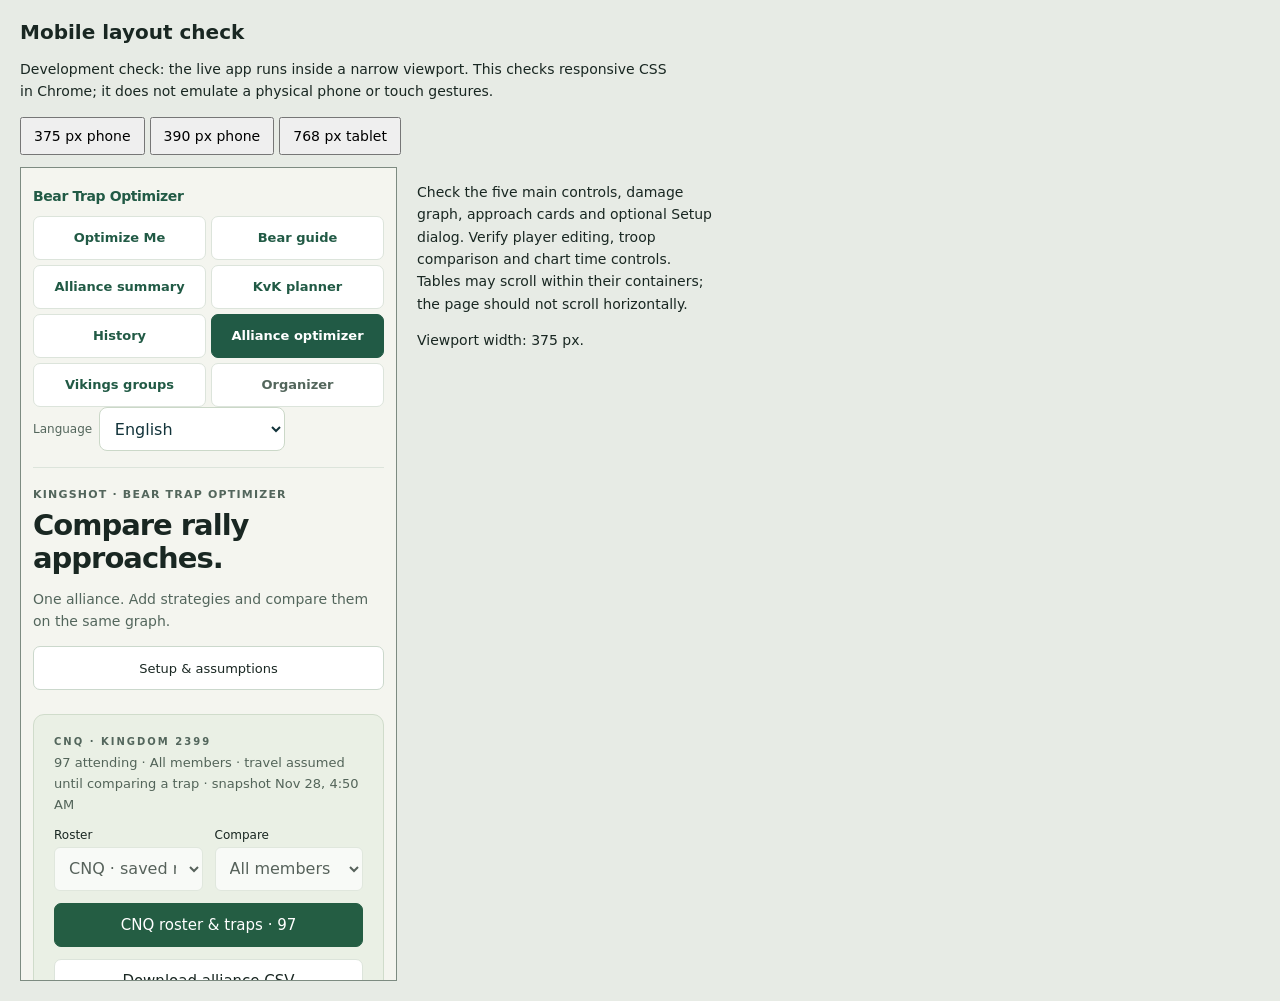
<file: web/responsive-check.html>
<!doctype html>
<html lang="en"><head><meta charset="utf-8"><meta name="viewport" content="width=device-width,initial-scale=1"><title>Bear Trap Optimizer · mobile layout check</title>
<style>body{font:14px system-ui;margin:20px;background:#e7ebe5;color:#192722}h1{font-size:20px;margin:0 0 8px}p{max-width:650px;line-height:1.6}iframe{display:block;width:375px;height:812px;border:1px solid #7d8b81;background:white}button{font:inherit;padding:9px 12px;margin:0 5px 12px 0}main{display:flex;gap:20px;align-items:start}.notes{max-width:300px}@media(max-width:700px){main{display:block}}</style></head>
<body><h1>Mobile layout check</h1><p>Development check: the live app runs inside a narrow viewport. This checks responsive CSS in Chrome; it does not emulate a physical phone or touch gestures.</p>
<button data-width="375">375 px phone</button><button data-width="390">390 px phone</button><button data-width="768">768 px tablet</button>
<main><iframe title="Bear Trap Optimizer mobile viewport" src="./?v=simple2"></iframe><div class="notes"><p>Check the five main controls, damage graph, approach cards and optional Setup dialog. Verify player editing, troop comparison and chart time controls. Tables may scroll within their containers; the page should not scroll horizontally.</p><p id="widthnote">Viewport width: 375 px.</p></div></main>
<script>for(const button of document.querySelectorAll('[data-width]'))button.onclick=()=>{document.querySelector('iframe').style.width=button.dataset.width+'px';document.querySelector('#widthnote').textContent='Viewport width: '+button.dataset.width+' px.';};</script>
</body></html>
</file>
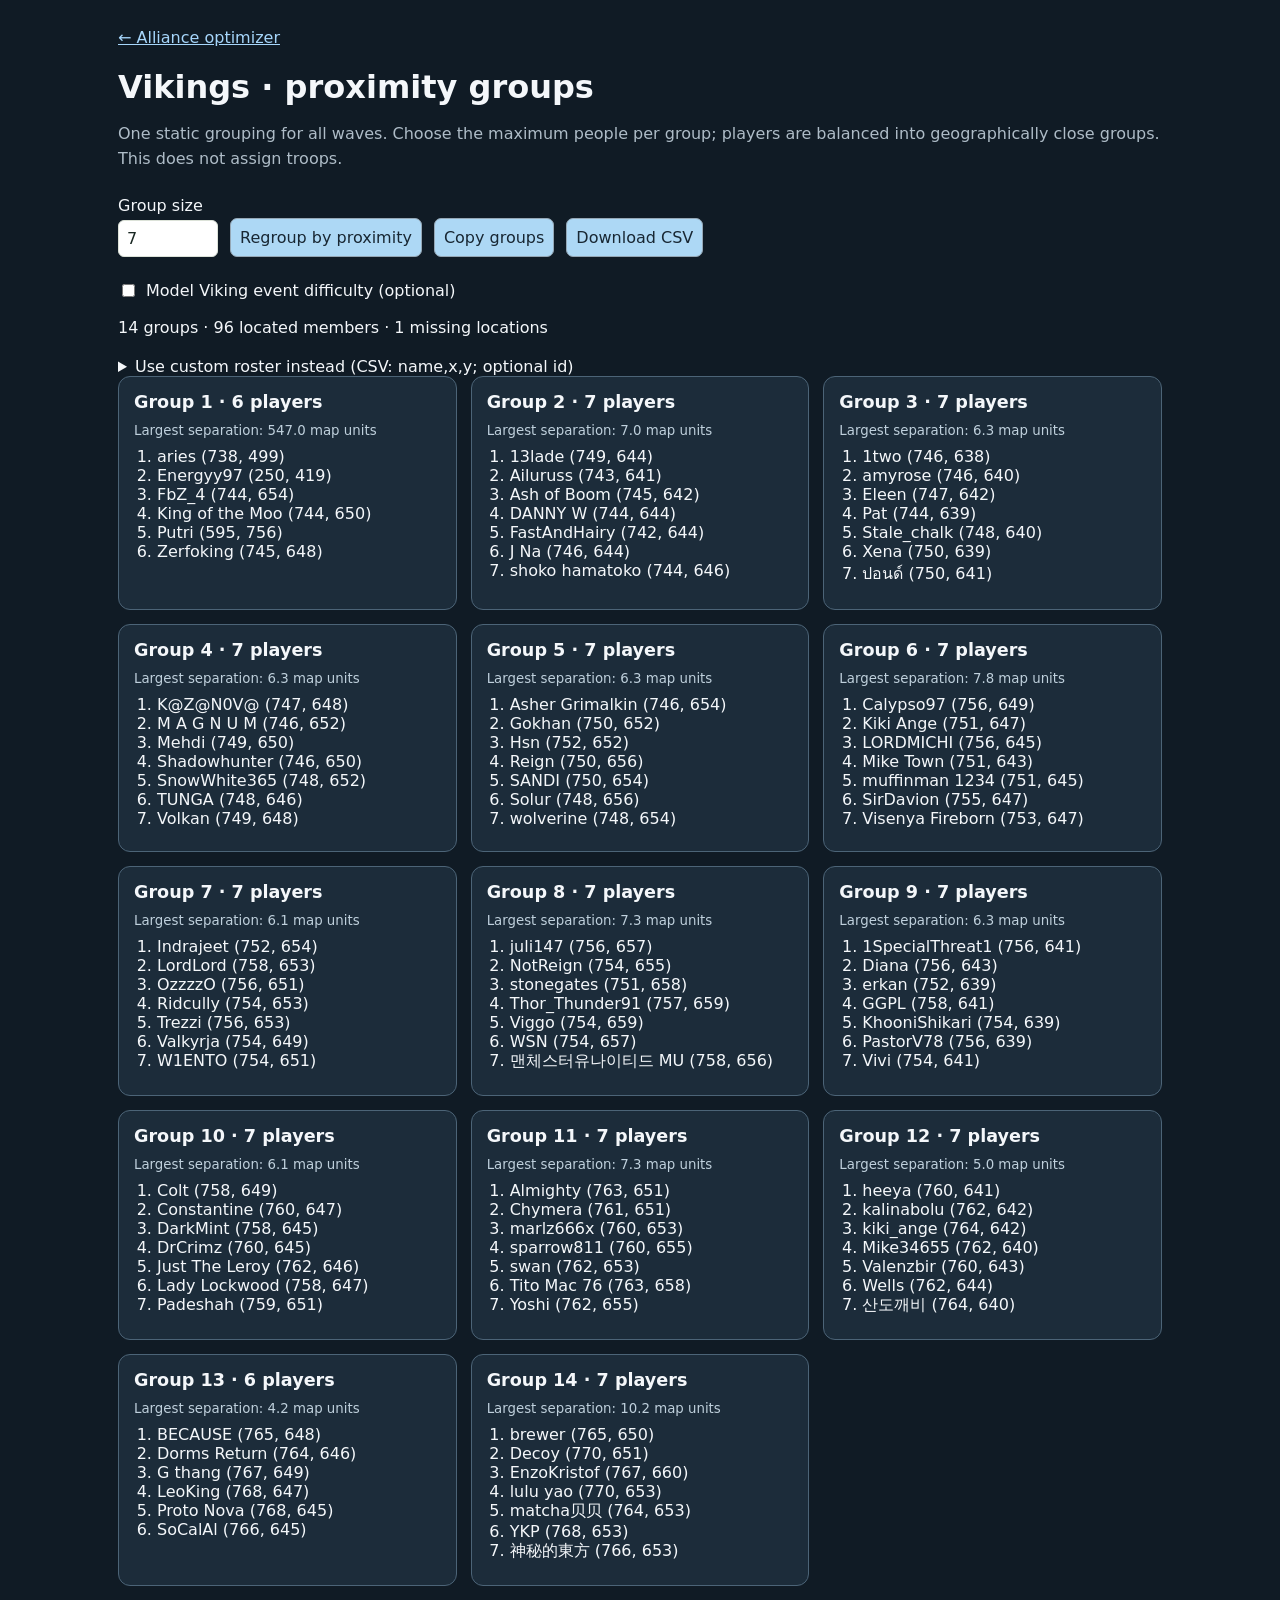
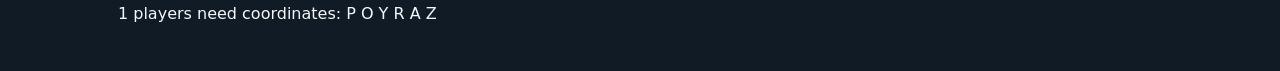
<file: web/vikings.html>
<!doctype html>
<html lang="en"><head><meta charset="utf-8"><meta name="viewport" content="width=device-width,initial-scale=1">
<title>Vikings proximity groups · CNQ</title>
<link rel="stylesheet" href="./styles.css">
<style>
body{margin:0;background:#101b25;color:#f4f7fa;font:16px system-ui,sans-serif}
main{max-width:1080px;margin:auto;padding:28px 18px}
a{color:#a6d6fb}h1{margin-bottom:5px}.muted{color:#aebcc7}
.controls{display:flex;flex-wrap:wrap;align-items:end;gap:12px;margin:24px 0}
label{display:grid;gap:5px}input,button,textarea,select{background:#fff;color:#182733;border-radius:7px;padding:9px;border:1px solid #95a7b5;font:inherit}
input[type=number]{width:100px}button{cursor:pointer;background:#add8f5}
#difficulty-panel{margin:18px 0;padding:18px;border:1px solid #4c6477;border-radius:12px;background:#1c2c3a}#difficulty-panel[hidden]{display:none}#difficulty-table{border-collapse:collapse;width:100%;margin-top:12px}#difficulty-table th,#difficulty-table td{text-align:left;border-bottom:1px solid #405366;padding:6px}#difficulty-panel .controls{margin:10px 0}.toggle{display:flex;align-items:center;gap:8px}.toggle input{width:auto}#groups{display:grid;grid-template-columns:repeat(auto-fit,minmax(260px,1fr));gap:14px}
article{border:1px solid #4c6477;border-radius:12px;padding:15px;background:#1c2c3a}
article h2{font-size:1.1rem;margin:0 0 8px}ol{margin:8px 0;padding-left:23px}
small{color:#bfd0dc}#error{color:#ffb2a8}textarea{box-sizing:border-box;width:100%;height:110px}
</style></head><body><main>
<nav><a href="./index.html">← Alliance optimizer</a></nav>
<h1>Vikings · proximity groups</h1>
<p class="muted">One static grouping for all waves. Choose the maximum people per group; players are balanced into geographically close groups. This does not assign troops.</p>
<div class="controls"><label>Group size <input id="size" type="number" min="2" max="20" step="1" value="7"></label>
<button id="calculate">Regroup by proximity</button><button id="copy">Copy groups</button><button id="csv">Download CSV</button></div>
<label class="toggle"><input type="checkbox" id="model-difficulty"> Model Viking event difficulty (optional)</label>
<section id="difficulty-panel" hidden aria-label="Viking difficulty model">
 <div class="controls"><label>Event difficulty <select id="difficulty"></select></label>
 <label>Observed wave 19 attackers (optional) <input id="observed19" type="number" min="1" step="1" placeholder="e.g. 462000" style="width:150px"></label></div>
 <p class="muted">Wave point budgets use the published difficulty progression. Published enemy troop counts are available for difficulty 1; other difficulties require verified counts. A wave 19 observation replaces that wave's unknown count only. No troop requirement or combat performance is inferred.</p>
 <div style="overflow-x:auto"><table id="difficulty-table"><thead><tr><th>Wave</th><th>Target</th><th>City/HQ point budget</th><th>Enemy troops</th><th>Enemy data source</th></tr></thead><tbody id="difficulty-rows"></tbody></table></div>
 <p class="muted"><small>Community references: <a href="https://ks-toolkit.com/data/events/vikings-vengeance/" target="_blank" rel="noopener noreferrer">KingShot Toolkit scoring</a> and <a href="https://kingshotguide.org/data-center/viking-vengeance-data" target="_blank" rel="noopener noreferrer">Kingshot Guide wave counts</a>. Verify exact figures against game reports.</small></p>
</section>
<p id="status" role="status">Loading CNQ saved roster…</p><p id="error" role="alert"></p>
<details><summary>Use custom roster instead (CSV: name,x,y; optional id)</summary><p class="muted">Leave blank for the saved CNQ alliance snapshot. People missing coordinates are reported separately, not assigned arbitrary locations.</p><textarea id="manual" placeholder="name,x,y&#10;Ridcully,500,600"></textarea><button id="usemanual">Load CSV roster</button><button id="usecnq">Restore CNQ roster</button></details>
<div id="groups"></div><div id="missing"></div>
</main><script src="./vikings-grouping.js"></script><script src="./vikings-difficulty.js"></script><script>
(function(){
 const $=id=>document.getElementById(id);
 const key='vikings:group-size:v1';let roster=[],result=null;
 const diffKey='vikings:difficulty:v1';
 const savedDiff=(()=>{try{return JSON.parse(localStorage.getItem(diffKey))||{};}catch{return {};}})();
 for(let d=1;d<=21;d++){const opt=document.createElement('option');opt.value=String(d);opt.textContent='Difficulty '+d;$('difficulty').append(opt);}
 $('difficulty').value=String(Number.isInteger(savedDiff.difficulty)&&savedDiff.difficulty>=1&&savedDiff.difficulty<=21?savedDiff.difficulty:1);
 $('model-difficulty').checked=!!savedDiff.enabled;
 $('observed19').value=Number.isInteger(savedDiff.observed19)&&savedDiff.observed19>0?String(savedDiff.observed19):'';
 function renderDifficulty(){
   const enabled=$('model-difficulty').checked;
   $('difficulty-panel').hidden=!enabled;
   const difficulty=Number($('difficulty').value);
   const obs=Number($('observed19').value);
   const observed=Number.isSafeInteger(obs)&&obs>0&&$('observed19').value.trim()?{19:obs}:{};
   localStorage.setItem(diffKey,JSON.stringify({enabled,difficulty,observed19:observed[19]||null}));
   if(!enabled)return;
   const rows=VikingsDifficulty.waveTable(difficulty,observed),body=$('difficulty-rows');
   body.replaceChildren();
   for(const w of rows){
     const tr=document.createElement('tr');
     for(const text of [w.wave,w.target,w.points.toLocaleString('en-US'),w.enemy==null?'Not verified':w.enemy.toLocaleString('en-US'),w.enemySource]){
       const td=document.createElement('td');td.textContent=String(text);tr.append(td);
     }
     body.append(tr);
   }
 }
 ['model-difficulty','difficulty','observed19'].forEach(id=>$(id).addEventListener('change',renderDifficulty));
 renderDifficulty();
 const el=(tag,text)=>{const e=document.createElement(tag);e.textContent=text;return e;};
 const saved=Number(localStorage.getItem(key));if(Number.isInteger(saved)&&saved>=2&&saved<=20)$('size').value=saved;
 function render(){
   const size=Number($('size').value);result=VikingsGrouping.group(roster,size);
   localStorage.setItem(key,String(size));
   $('groups').replaceChildren();$('missing').replaceChildren();
   for(const g of result.groups){
     const card=el('article',''),title=el('h2','Group '+g.id+' · '+g.members.length+' players');
     card.append(title,el('small','Largest separation: '+g.maxDistance.toFixed(1)+' map units'));
     const list=el('ol','');for(const p of g.members)list.append(el('li',p.name+' ('+p.x+', '+p.y+')'));card.append(list);$('groups').append(card);
   }
   if(result.missing.length)$('missing').append(el('p',result.missing.length+' players need coordinates: '+result.missing.map(p=>p.name).join(', ')));
   $('status').textContent=result.groups.length+' groups · '+result.groups.reduce((s,g)=>s+g.members.length,0)+' located members · '+result.missing.length+' missing locations';
   $('error').textContent='';
 }
 function attempt(){try{render();}catch(e){$('error').textContent=e.message;}}
 function parseCSV(raw){
  const lines=raw.trim().split(/\r?\n/).filter(Boolean),header=lines.shift().split(',').map(x=>x.trim().toLowerCase());
  if(!['name','x','y'].every(n=>header.includes(n)))throw Error('CSV requires name,x,y headers.');
  return lines.map((line,i)=>{const v=line.split(',').map(s=>s.trim()),get=k=>v[header.indexOf(k)];
   return {id:header.includes('id')?get('id'):String(i+1),name:get('name'),x:get('x')===''?null:Number(get('x')),y:get('y')===''?null:Number(get('y'))};
  });
 }
 $('calculate').onclick=attempt;
 $('usemanual').onclick=()=>{try{roster=parseCSV($('manual').value);render();}catch(e){$('error').textContent=e.message;}};
 $('usecnq').onclick=load;
 $('copy').onclick=async()=>{if(!result)return;const text=result.groups.map(g=>'Group '+g.id+': '+g.members.map(p=>p.name).join(', ')).join('\n');try{await navigator.clipboard.writeText(text);$('status').textContent='Groups copied.';}catch(e){$('error').textContent='Copy unavailable in this browser.';}};
 $('csv').onclick=()=>{if(!result)return;const lines=['group,id,name,x,y',...result.groups.flatMap(g=>g.members.map(p=>[g.id,p.id,'"'+p.name.replace(/"/g,'""')+'"',p.x,p.y].join(',')))];const url=URL.createObjectURL(new Blob([lines.join('\n')],{type:'text/csv'}));const a=document.createElement('a');a.href=url;a.download='vikings-groups.csv';a.click();URL.revokeObjectURL(url);};
 async function load(){try{const response=await fetch('./data/alliance-api.json',{cache:'no-store'});if(!response.ok)throw Error('CNQ snapshot unavailable: HTTP '+response.status);roster=VikingsGrouping.fromSnapshot(await response.json());render();}catch(e){$('error').textContent=e.message+' · You can load a custom CSV above.';$('status').textContent='Roster not loaded';}}
 load();
})();
</script></body></html>
</file>
<file: web/styles.css>
:root{--bg:#f5f4ef;--ink:#192722;--muted:#68776d;--accent:#c99739;--line:#dce2d8;--green:#276b52;--red:#b55247}*{box-sizing:border-box}body{margin:0;background:var(--bg);color:var(--ink);font-family:Inter,system-ui,-apple-system,sans-serif;font-size:14px}button,input,select,textarea{font:inherit}button{cursor:pointer;border:1px solid var(--line);background:white;border-radius:7px;padding:9px 13px;color:var(--ink)}button:hover{filter:brightness(.96)}button:disabled{opacity:.5;cursor:wait}.primary{background:var(--accent);color:#192722;border-color:var(--accent);font-weight:700}.layout{display:grid;grid-template-columns:290px 1fr;min-height:100vh}aside{background:#192c26;color:#e2eae0;padding:26px 22px;position:sticky;top:0;height:100vh;overflow-y:auto}aside h1{font-size:24px;letter-spacing:-1px;margin:0 0 5px}aside small{color:#adc0ad}aside h3{font-size:11px;letter-spacing:1.8px;text-transform:uppercase;color:#c7d2be;margin:28px 0 13px}label.control{display:block;margin:13px 0;font-size:12px}label.control>span{display:flex;justify-content:space-between;margin-bottom:6px}input[type=number],select,textarea{width:100%;border:1px solid var(--line);border-radius:6px;padding:8px;background:white;color:var(--ink)}aside input[type=number],aside select{background:#263c32;border-color:#47604d;color:#f0f2e9}input[type=range]{width:100%;accent-color:var(--accent)}input[type=checkbox]{accent-color:var(--green)}.two{display:grid;grid-template-columns:1fr 1fr;gap:10px}.help{font-size:11px;line-height:1.55;color:#a7bba9}.wide{width:100%}.main{max-width:1530px;padding:30px 34px;width:100%;overflow:hidden}.top{display:flex;justify-content:space-between;align-items:start;gap:20px}.eyebrow{font-size:10px;letter-spacing:2px;text-transform:uppercase;color:var(--muted);font-weight:800}.top h2{font-size:32px;letter-spacing:-1.2px;margin:8px 0}p{line-height:1.55}.subtitle{color:var(--muted);margin:8px 0 22px}.badge{font-size:11px;border-radius:30px;padding:8px 12px;background:#e8ebdf;font-weight:700;white-space:nowrap}.notice{border:1px solid #e4d0a9;border-left:4px solid var(--accent);background:#fff8e9;border-radius:7px;padding:12px 15px;margin:12px 0 22px;font-size:12px;line-height:1.6}.cards{display:grid;grid-template-columns:repeat(4,1fr);gap:14px;margin:20px 0}.card{background:#fff;border:1px solid var(--line);border-radius:10px;padding:18px}.card .value{font-size:27px;letter-spacing:-1px;font-weight:700;margin:8px 0}.card small{color:var(--muted);font-size:11px}.panel{background:white;border:1px solid var(--line);border-radius:11px;margin:18px 0;padding:20px}.panel h3{margin:0;font-size:16px}.panelhead{display:flex;justify-content:space-between;align-items:center;gap:15px;margin-bottom:10px}.panel p{color:var(--muted);font-size:12px;margin:6px 0 13px}.chart{width:100%;min-height:260px;position:relative}.chart svg{display:block;width:100%;height:auto;overflow:visible}.tooltip{position:absolute;pointer-events:none;background:#192c26;color:#fff;font-size:11px;padding:10px;border-radius:6px;box-shadow:0 5px 20px #0002;z-index:3;max-width:300px}.legend{display:flex;flex-wrap:wrap;gap:8px 16px;margin:6px 0 12px;font-size:11px}.legend label{display:flex;align-items:center;gap:5px}.dot{width:9px;height:9px;border-radius:50%;display:inline-block}.toolbar{display:flex;gap:8px;flex-wrap:wrap}.tabs{display:flex;gap:4px;border-bottom:1px solid var(--line);margin:22px 0 0}.tabs button{border:none;background:none;border-radius:0;padding:13px 18px;color:var(--muted)}.tabs button.active{color:var(--ink);font-weight:700;border-bottom:3px solid var(--accent)}.tab{display:none}.tab.active{display:block}table{border-collapse:collapse;width:100%;font-size:12px}th{text-align:left;font-weight:600;color:var(--muted);font-size:10px;text-transform:uppercase;letter-spacing:.5px;padding:11px 9px;border-bottom:1px solid var(--line);white-space:nowrap}td{padding:11px 9px;border-bottom:1px solid #edf0e9}tr.selected{background:#f5f6eb}.scroll{overflow:auto}.good{color:var(--green)}.bad{color:var(--red)}.status{font-size:12px;color:var(--muted);min-height:20px}.error{color:#a9342b;background:#fff0ec;padding:12px;border-radius:6px;display:none}.roster{max-height:600px;overflow:auto}.roster th{position:sticky;top:0;background:white;z-index:1}.roster input[type=number]{width:95px;padding:6px;font-size:11px}.roster input[type=text]{width:175px;border:1px solid var(--line);padding:6px;border-radius:4px}.split{display:grid;grid-template-columns:1fr 1fr;gap:16px}.empty{text-align:center;padding:70px;color:var(--muted)}code{background:#f0f2ec;padding:2px 4px;border-radius:3px}.busybar{display:none;height:3px;background:linear-gradient(90deg,#d2a347,#264e38,#d2a347);background-size:200%;animation:move 1s linear infinite;margin-bottom:10px}@keyframes move{to{background-position:200%}}.fine{font-size:11px;color:var(--muted);line-height:1.6}.actiontext{font-size:13px;line-height:1.65}.schedule{max-height:400px;overflow:auto}footer{font-size:11px;color:var(--muted);padding:15px 0 10px}.pill{display:inline-block;background:#edf3e9;border-radius:4px;padding:3px 6px;font-size:11px}.rowlink{cursor:pointer}.rowlink:hover{background:#faf9f0}.calibration textarea{min-height:110px;font-family:monospace;font-size:12px}.main select{max-width:340px}.check{font-size:12px;line-height:1.8}
@media(max-width:1100px){.cards{grid-template-columns:repeat(2,1fr)}.main{padding:24px 20px}.split{grid-template-columns:1fr}}@media(max-width:760px){.layout{display:block}aside{position:relative;height:auto;padding:20px}.main{padding:20px 14px}.top{display:block}.top h2{font-size:27px}.panel{padding:15px}.two{gap:10px}.cards{gap:8px}.tabs{overflow:auto}.tabs button{padding:10px}.panelhead{align-items:start;flex-wrap:wrap}}

.personal-entry{display:inline-block;background:#276b52;color:white;text-decoration:none;border-radius:7px;padding:10px 15px;font-weight:700;white-space:nowrap}.simple-header .personal-entry{margin-left:auto}.simple-header{flex-wrap:wrap}
</file>
<file: web/ux.css>
/* Task-first layout; the existing green/gold identity is retained. */
:root{--muted:#53665c;--line:#d8e1db}
body{font-size:15px}p,.fine,.help{line-height:1.6}.fine{font-size:12px}button,input,select,textarea{min-height:42px}input[type=checkbox],input[type=range]{min-height:24px}button:focus-visible,a:focus-visible,input:focus-visible,select:focus-visible,summary:focus-visible{outline:3px solid #2377b0;outline-offset:3px}button:disabled{cursor:not-allowed}
.layout{grid-template-columns:310px minmax(0,1fr)}aside{padding:22px 20px}aside h1{font-size:23px}aside h3{letter-spacing:.7px;font-size:12px;margin:15px 0 8px}aside .help{color:#c1d0c6;font-size:12px}aside details{border-top:1px solid #496054;padding:15px 0}aside summary{font-size:14px;font-weight:700;color:#f3f6ef;cursor:pointer}aside summary::marker{color:#d6ac56}aside details[open]>summary{margin-bottom:14px}.control{font-size:13px!important}.control>span{gap:8px;line-height:1.4}aside select{font-size:13px;padding:10px 7px}.main{padding:24px 28px;max-width:1600px}.top h2{font-size:29px;letter-spacing:-.7px;margin:5px 0}.subtitle{margin:8px 0 14px;max-width:780px;font-size:14px}.badge{white-space:normal;max-width:240px;line-height:1.4}.intro{display:grid;grid-template-columns:repeat(3,1fr);gap:10px;margin:14px 0}.intro button{text-align:left;padding:12px 14px;background:#fff;border-radius:9px;font-size:13px}.intro strong{display:block;margin-bottom:4px}.intro span{color:var(--muted);font-size:12px}.stepnumber{color:var(--green);margin-right:5px}.notice{font-size:13px;margin:12px 0;padding:11px 14px}.tabs{position:sticky;top:0;z-index:5;background:var(--bg);margin:16px 0 12px;gap:0;overflow-x:auto}.tabs button{white-space:nowrap;padding:14px 16px;font-size:14px;min-height:48px}.tabs button.active{background:#eef0e8}.panel{padding:20px;margin:15px 0}.panel p{font-size:13px}.panel h3{font-size:18px}.panelhead select{max-width:100%}.panelhead label{min-width:180px}.main select{max-width:none}.cards{gap:10px;margin:12px 0}.card{padding:14px}.card .value{font-size:25px}.card small{font-size:12px}.card .eyebrow{letter-spacing:.5px;font-size:11px}.selected-context{padding:13px 16px;background:#eaf2ec;border-radius:8px;margin:12px 0;display:flex;align-items:center;justify-content:space-between;gap:15px}.selected-context strong{display:block}.selected-context small{color:var(--muted);display:block;margin-top:4px}.results-tools{display:flex;gap:8px;flex-wrap:wrap;margin:8px 0 12px}.status{font-size:13px;line-height:1.5;padding:4px 0}.stale{background:#fff1db;border:1px solid #d9ad5d;border-radius:7px;padding:12px;margin:10px 0;font-size:13px}.stale[hidden]{display:none}.empty{padding:40px 16px;color:var(--muted)}.legend{font-size:12px;gap:8px}.legend label{padding:5px 8px;border:1px solid var(--line);border-radius:6px;max-width:100%;background:#fafbf7}.dot{width:11px;height:11px}.chart{min-height:220px}.chart svg{max-height:340px}.chart-caption{font-size:13px;color:var(--muted);margin:8px 0}.chart-inspect{display:flex;align-items:center;flex-wrap:wrap;gap:12px;background:#f5f7f2;border-radius:7px;padding:10px 12px;margin-top:10px}.chart-inspect label{flex:1;min-width:200px;font-size:12px}.chart-inspect input{display:block}.chart-readout{font-size:12px;line-height:1.6}.chart-readout span{display:block}.chart-description{font-size:12px;color:var(--muted);margin:8px 0}.summary-table{margin-top:14px}.summary-table td{padding:8px}.scroll{border-radius:6px;max-width:100%}th{font-size:11px;letter-spacing:0;text-transform:none;white-space:normal;vertical-align:bottom}td{font-size:13px;vertical-align:top}td .fine{font-size:12px;margin-top:4px}.text-button{border:0;background:transparent;text-align:left;color:#205b43;text-decoration:underline;padding:3px 0;font-weight:600;min-height:36px}.comparison-actions{min-width:78px}.selected{background:#eaf3eb!important}.roster{max-height:480px}.roster th{white-space:nowrap}.roster td{vertical-align:middle}.roster .text-button{min-width:150px}.roster input[type=checkbox]{min-width:20px}.roster-filter{max-width:400px;margin:8px 0 16px}.roster-filter input{width:100%;padding:10px;border:1px solid var(--line);border-radius:6px}.member-editor{padding:16px;border:1px solid var(--line);border-radius:9px;margin:16px 0;background:#f8faf5}.member-editor h4{margin:0 0 10px;font-size:16px}.member-editor .two{grid-template-columns:repeat(3,minmax(0,1fr))}.member-editor input[type=text]{width:100%;padding:9px;border:1px solid var(--line);border-radius:6px}.member-editor .help{color:var(--muted)}details.panel summary{font-size:15px;font-weight:700;cursor:pointer}details.panel[open] summary{margin-bottom:15px}.source-list li{margin:10px 0;line-height:1.6}.glossary{display:grid;grid-template-columns:160px 1fr;gap:10px 18px;font-size:14px}.glossary dt{font-weight:700}.glossary dd{margin:0;line-height:1.6}.policy-grid{display:grid;grid-template-columns:repeat(2,minmax(0,1fr));gap:10px;margin:12px 0}.policy-grid article{padding:14px;border:1px solid var(--line);border-radius:8px}.policy-grid h4{margin:0 0 7px;font-size:14px}.policy-grid p{margin:0;font-size:13px}.ratio-readout{padding:10px;background:#eaf2ec;border-radius:6px;font-size:13px;margin:10px 0}.ratio-readout b{display:block}.setting-help{font-size:12px;color:#c1d0c6;line-height:1.6}.model-controls .help{color:var(--muted)}.model-controls{max-width:800px}.preview-outcome{margin:10px 0}.march-selection{margin-top:18px}.formation-meter{display:flex;height:9px;border-radius:5px;overflow:hidden;margin:8px 0;min-width:140px}.formation-meter span{height:100%}.mobile-settings{display:none}.save-note{font-size:12px;color:var(--muted);margin:8px 0}.toolbar details{position:relative}.toolbar details[open]{border:1px solid var(--line);border-radius:6px;padding:10px;background:#fff}.toolbar summary{cursor:pointer;font-size:13px;padding:9px}.toolbar details button{margin-top:8px;display:block;width:100%}.skip{position:absolute;left:-999px}.skip:focus{left:10px;top:10px;background:#fff;padding:15px;z-index:10}.timeline-wrap{max-height:500px;overflow:auto}.timeline-wrap svg{max-height:none}.tab-title{font-size:21px;margin:20px 0 8px}.split .chart svg{max-height:none}.selection-note{font-size:13px;color:var(--muted)}.panel label.control{margin:10px 0}footer{font-size:12px;line-height:1.6}.file-tools{margin-top:14px}a{color:#1e684c}.negative{color:#9d302a}.positive{color:#205c40}.change-none{color:var(--muted)}
.sidebar-actions{position:fixed;left:0;bottom:0;width:310px;padding:12px 20px;background:#192c26;border-top:1px solid #496054;z-index:7}.sidebar-actions p{display:none}aside{padding-bottom:140px}.plan-chip{display:inline-flex;align-items:center;gap:5px;padding:5px 8px;background:#f5f8f2;border:1px solid var(--line);border-radius:6px}.plan-picker{flex-basis:100%;padding:6px 0}.plan-picker summary{cursor:pointer;font-size:13px}.plan-picker[open] .legend{margin-top:12px}
@media(max-width:1150px){.layout{grid-template-columns:280px minmax(0,1fr)}.sidebar-actions{width:280px}.main{padding:20px}.cards{grid-template-columns:repeat(2,1fr)}.intro{grid-template-columns:1fr}.intro button{padding:10px}.intro strong,.intro span{display:inline}.member-editor .two{grid-template-columns:1fr 1fr}.split{grid-template-columns:1fr}}
@media(max-width:760px){.layout{display:block}aside{display:none;position:relative;height:auto}.settings-open aside{display:block}.mobile-settings{display:inline-block}.main{padding:16px 12px}.top{display:flex;flex-wrap:wrap;gap:8px}.top h2{font-size:24px}.top .badge{font-size:11px}.panel{padding:15px}.intro{gap:7px}.intro strong,.intro span{display:block}.intro button{min-height:70px}.tabs{top:0}.tabs button{font-size:13px;padding:12px}.cards{gap:8px}.card .value{font-size:22px}.selected-context{display:block}.selected-context button{margin-top:10px}.two,.member-editor .two,.policy-grid{grid-template-columns:1fr}.panelhead{display:block}.panelhead select{margin-top:10px}.glossary{grid-template-columns:1fr;gap:5px}.glossary dd{margin-bottom:10px}.chart{min-height:150px}.chart svg{min-height:170px}.table-hint{display:block}th,td{padding:10px 7px}.chart-inspect label{min-width:100%}.tooltip{max-width:250px}.top .subtitle{font-size:13px}.panel h3{font-size:17px}}
@media(max-width:760px){.sidebar-actions{position:sticky;width:auto;margin:15px -20px -20px;padding:12px 20px}aside{padding-bottom:20px}}
.intro .stepnumber{display:inline}.timeline-wrap svg{min-width:960px}.timeline-wrap{overscroll-behavior:contain}
@media(max-width:760px){.intro button{min-height:44px;padding:10px 12px}.intro button>span{display:none}.intro strong{display:block;margin:0}.chart svg{min-height:0}.chart-readout{overflow-wrap:anywhere}}
@media(prefers-reduced-motion:reduce){*{animation:none!important;scroll-behavior:auto!important}}

/* Let the page tabs stick to the window; nested tables own their overflow. */
.main{overflow:visible;min-width:0}

.advisor-fields{display:grid;grid-template-columns:repeat(5,minmax(0,1fr));gap:14px}.recommendation{border:2px solid #2a7254;background:#f7fbf7}.advisor-metrics{display:flex;gap:34px;flex-wrap:wrap;margin:18px 0}.advisor-metrics strong{display:block;font-size:28px}.advisor-metrics span{display:block;font-size:13px;color:#53665c}.recommend-pattern{font-size:20px}.recommendation details{margin-top:14px}.recommendation table{min-width:0}.recommendation td{white-space:normal;overflow-wrap:anywhere}.recommendation details{overflow:auto}#advisorinput .control input,#advisorinput .control select{width:100%;min-width:0}.advisor-input h3{font-size:26px}.advisor-input .two{margin-top:12px}@media(max-width:1050px){.advisor-fields{grid-template-columns:repeat(2,minmax(0,1fr))}}@media(max-width:560px){.advisor-metrics{gap:20px}.advisor-metrics strong{font-size:23px}.advisor-fields{gap:8px}.advisor-input .two{grid-template-columns:1fr}.recommendation h3{font-size:21px}}
</file>
<file: web/approaches.css>
/* The comparison owns the page; setup is an optional dialog. */
:root{--bg:#f4f5ef;--green:#215a45;--muted:#5d7066;--line:#dce4db}
body{background:var(--bg)}.layout{display:block}.main{max-width:1400px;margin:auto;padding:28px 36px;overflow:visible}.simple-header{display:flex;align-items:center;justify-content:space-between;gap:24px;margin:0 0 18px}.simple-header h1{font-size:34px;letter-spacing:-1px;margin:7px 0 6px;line-height:1.15}.simple-header p{margin:0;color:var(--muted);font-size:15px}.simple-header>button{background:white;border:1px solid #cbd8cc;white-space:nowrap;min-height:44px;padding:10px 16px}.front-controls{padding:18px 20px;margin:0 0 8px}.front-fields{display:grid;grid-template-columns:1fr 1.65fr 1fr 1fr 1.3fr;gap:18px}.front-fields .control{margin:0;font-size:13px!important}.front-fields .control>span{display:block;margin-bottom:8px;font-weight:600}.front-fields input,.front-fields select{height:45px;padding:10px 11px;background:#fafbf8;border:1px solid #cad7cb;border-radius:7px;width:100%;min-width:0;font-size:15px}.front-footer{display:flex;align-items:center;justify-content:space-between;gap:20px;margin-top:13px}.front-footer p{margin:0;color:var(--muted);font-size:12px!important}.front-footer button{flex-shrink:0;min-height:42px;padding:11px 20px}.status{font-size:12px;color:var(--muted);padding:2px 1px;min-height:20px}.comparison-graph{margin:7px 0 22px;padding:20px 24px}.comparison-graph h2{font-size:23px;letter-spacing:-.4px;margin:5px 0}.panelhead{align-items:center;gap:14px}.graph-actions{display:flex;align-items:center;gap:15px;flex-wrap:wrap}.graph-actions .text-button{font-size:12px;min-height:36px}.comparison-graph .chart{min-height:0}.comparison-graph .chart svg{width:100%;max-height:340px}.comparison-graph .chart-description{font-size:12px!important}.comparison-graph .chart-inspect{padding:8px 12px;align-items:start}.comparison-graph .chart-inspect label{max-width:380px;min-width:240px}.comparison-graph .chart-readout{display:grid;grid-template-columns:repeat(2,minmax(0,1fr));flex:1;gap:3px 18px}.comparison-graph .summary-table{font-size:12px;margin-top:9px}.legend{gap:7px;margin:10px 0 8px}.legend .approach-key{display:inline-flex;align-items:center;gap:6px;font-size:12px;padding:5px 8px;border:1px solid var(--line);border-radius:5px;cursor:pointer}.legend input{accent-color:var(--approach-color);width:13px;min-height:13px}.line-swatch{display:inline-block;width:22px;height:3px;background:var(--approach-color);flex-shrink:0}.approach-heading h2{font-size:21px;letter-spacing:-.3px;margin:0 0 4px}.approach-heading p{font-size:13px;color:var(--muted);margin:0 0 14px}.approach-grid{display:grid;grid-template-columns:repeat(5,minmax(0,1fr));gap:12px}.approach-card{min-width:0;padding:17px 16px;background:#fff;border:1px solid var(--line);border-top:3px solid var(--approach-color);border-radius:9px;display:flex;flex-direction:column}.approach-card.selected{outline:2px solid #346b51;outline-offset:0;background:#f7faf5!important}.card-top{min-height:20px;display:flex;align-items:center;justify-content:space-between;gap:5px}.best-tag,.baseline-tag{font-size:10px;font-weight:600;color:var(--green);padding:3px 6px;border-radius:4px;background:#e9f1e5;white-space:nowrap}.baseline-tag{color:#667469;background:#f0f2ed}.approach-card h3{font-size:16px;line-height:1.3;min-height:42px;margin:12px 0 15px;letter-spacing:-.2px}.approach-score{font-size:27px;font-weight:700;color:var(--green);letter-spacing:-.5px}.approach-score small{display:block;color:var(--muted);font-size:11px;font-weight:400;letter-spacing:0;margin-top:3px;min-height:28px}.approach-card dl{margin:12px 0 17px;font-size:12px}.approach-card dl>div{display:flex;justify-content:space-between;gap:8px;margin:8px 0}.approach-card dt{color:var(--muted)}.approach-card dd{margin:0;font-weight:600;text-align:right}.approach-card button{margin-top:auto;width:100%;min-height:39px;font-size:12px;background:#f5f8f1}.approach-card.selected button{background:#245d46;color:#fff;border-color:#245d46}.selected-plan{margin-top:22px;padding:22px 24px;background:#fdfefb;border:1px solid #cbdacd}.selected-plan h2{font-size:22px;margin:0 0 5px}.selected-plan>p{color:var(--muted);margin:0 0 18px}.selected-plan h3{font-size:15px;margin:20px 0 12px}.selected-plan #planbrief p{font-size:13px;margin:8px 0;max-width:1050px}.plan-metrics{display:flex;gap:24px;flex-wrap:wrap;background:#f0f5ec;border-radius:6px;padding:12px 14px;margin-top:15px;font-size:12px;color:var(--muted)}.plan-metrics b{color:#284e3a;margin-right:3px}.launch-groups{display:grid;grid-template-columns:repeat(auto-fit,minmax(160px,1fr));gap:10px}.launch-groups>div{border:1px solid #d6e1d1;border-radius:7px;padding:12px 14px;background:#f8faf4}.launch-groups span{display:block;font-size:12px;color:var(--muted)}.launch-groups strong{display:block;font-size:20px;margin:6px 0 10px}.launch-groups details{font-size:12px}.launch-groups p{font-size:12px!important;overflow-wrap:anywhere}.role-lists{display:flex;flex-wrap:wrap;gap:15px 24px;margin:17px 0}.role-lists details{font-size:13px;max-width:100%;overflow:auto}.role-lists table{min-width:500px;margin-top:10px}.role-lists p{margin:7px 0}.selected-plan>button{font-size:12px;background:#fff}.player-comparison{padding:18px 24px}.player-comparison>.panelhead{margin-top:16px}.setup-dialog{width:min(1180px,calc(100% - 40px));max-width:none;max-height:calc(100dvh - 40px);border:1px solid #cdd9ca;border-radius:12px;padding:0;background:var(--bg);color:var(--ink)}.setup-dialog::backdrop{background:#152c22aa;backdrop-filter:blur(3px)}.setup-header{display:flex;align-items:center;justify-content:space-between;gap:20px;padding:20px 24px;background:#fff;border-bottom:1px solid var(--line)}.setup-header h2{margin:5px 0 0;font-size:23px}.setup-header button{font-size:13px;background:#f6f8f2;white-space:nowrap}.setup-dialog .tabs{position:sticky;top:0;margin:0;padding:0 12px;background:#f4f6ee;border-bottom:1px solid var(--line);z-index:3}.setup-layout{display:block;padding:6px 20px}.setup-dialog.has-controls .setup-layout{display:grid;grid-template-columns:290px minmax(0,1fr);gap:20px}.setup-dialog aside{position:static;display:block;width:auto;height:auto;overflow:visible;padding:20px;border-radius:9px;margin:15px 0;background:#20382d}.setup-dialog aside[hidden]{display:none!important}.setup-dialog .sidebar-actions{position:static;width:auto;padding:12px 0 0;background:transparent;border-top:0;z-index:auto}.setup-dialog .sidebar-actions p{display:block}.setup-dialog .setup-details{min-width:0}.setup-dialog .panel{margin:15px 0}.setup-dialog .file-tools{margin:12px 20px 20px;padding:16px 20px}.setup-dialog .tab-title{margin-top:0}.setup-dialog .member-editor .two{grid-template-columns:repeat(3,minmax(0,1fr))}.setup-dialog .notice{overflow-wrap:anywhere}.setup-dialog .planning-preferences{border-top:1px solid #496054;margin-top:12px;padding-top:12px}.setup-dialog .split{min-width:0}.setup-dialog footer{display:none}.stale[hidden],#resultcontext[hidden]{display:none!important}footer{margin:22px 0 0;color:var(--muted);font-size:12px}.selected-plan details summary{cursor:pointer}.simple-header .eyebrow{font-size:11px;letter-spacing:1.2px}
@media(max-width:1150px){.main{padding:24px}.front-fields{gap:12px}.approach-grid{grid-template-columns:repeat(3,minmax(0,1fr))}.approach-card h3{min-height:0}.panelhead{flex-wrap:wrap}}
@media(max-width:760px){.main{padding:18px 14px}.simple-header{align-items:start;gap:12px;margin-bottom:15px}.simple-header h1{font-size:27px}.simple-header p{font-size:13px}.simple-header>button{font-size:11px;padding:8px 10px;white-space:normal;max-width:105px}.front-controls{padding:15px}.front-fields{grid-template-columns:repeat(2,minmax(0,1fr));gap:13px 12px}.front-fields .control:nth-child(2){grid-column:2;grid-row:1}.front-fields .control:last-child{grid-column:1 / -1}.front-fields .control:last-child input{max-width:100%}.front-fields .control>span{font-size:12px;margin-bottom:5px}.front-fields input,.front-fields select{font-size:14px;height:42px}.front-footer{gap:12px;align-items:start}.front-footer p{font-size:11px!important;max-width:60%}.front-footer button{padding:9px 11px;font-size:12px;min-height:42px;max-width:40%;white-space:normal}.comparison-graph{padding:16px 14px;margin-top:5px}.comparison-graph h2{font-size:19px}.graph-actions{gap:13px}.graph-actions .pill{display:none}.legend .approach-key{font-size:11px;padding:4px 6px}.comparison-graph .chart-inspect{display:block}.comparison-graph .chart-inspect label{display:block;max-width:none;min-width:0;margin-bottom:8px}.comparison-graph .chart-readout{grid-template-columns:1fr;font-size:11px}.approach-grid{grid-template-columns:repeat(2,minmax(0,1fr));gap:10px}.approach-card{padding:14px 12px}.approach-card h3{font-size:15px;min-height:40px;margin-bottom:12px}.approach-card dl>div{display:block;margin:9px 0}.approach-card dd{text-align:left;margin-top:2px}.approach-card .approach-score{font-size:25px}.card-top{flex-wrap:wrap}.best-tag,.baseline-tag{font-size:9px}.approach-heading h2{font-size:20px}.selected-plan{padding:18px 16px}.selected-plan h2{font-size:20px}.plan-metrics{gap:8px 20px}.launch-groups{grid-template-columns:repeat(2,minmax(0,1fr))}.launch-groups>div{padding:11px 12px}.setup-dialog{width:calc(100% - 12px);max-width:calc(100% - 12px);max-height:calc(100dvh - 12px);border-radius:8px}.setup-header{padding:16px 14px;gap:10px}.setup-header h2{font-size:19px}.setup-header button{font-size:11px;white-space:normal;max-width:105px}.setup-layout{padding:4px 12px}.setup-dialog.has-controls .setup-layout{display:flex;flex-direction:column}.setup-dialog .setup-details{order:1}.setup-dialog aside{order:2;margin-top:0}.setup-dialog .tabs{padding:0 3px}.setup-dialog .tabs button{font-size:12px;padding:11px 12px}.setup-dialog .member-editor .two{grid-template-columns:repeat(2,minmax(0,1fr))}.setup-dialog .file-tools{margin:10px 12px 16px;padding:14px}.player-comparison{padding:16px}.role-lists{display:block}.role-lists details{margin:12px 0}.comparison-graph .chart svg{max-height:none}}
@media(max-width:380px){.simple-header h1{font-size:24px}.simple-header>button{max-width:94px}.front-fields{gap:12px 10px}.front-fields .control>span{font-size:11px}.front-footer{display:block}.front-footer p{max-width:none;margin-bottom:10px}.front-footer button{max-width:none;width:100%}.approach-card{padding:13px 10px}.approach-card button{font-size:11px}.launch-groups{grid-template-columns:1fr 1fr}}

.approach-score.negative{color:#a24c41}

.front-controls .front-fields label.control{margin:0}

@media(min-width:1280px){.approach-grid{grid-template-columns:repeat(6,minmax(0,1fr))}}
@media(min-width:1151px) and (max-width:1279px){.approach-grid{grid-template-columns:repeat(3,minmax(0,1fr))}}

.cap-control{display:grid;grid-template-columns:190px minmax(0,1fr) 110px;align-items:center;gap:4px 18px;border-top:1px solid var(--line);margin-top:16px;padding-top:12px}.cap-control>label{font-size:13px;font-weight:600}.cap-control input[type=range]{width:100%;min-width:0;padding:0;height:30px;accent-color:var(--green);cursor:pointer}.cap-control input[type=number]{width:100%;min-width:0;height:36px;padding:7px 9px;background:#fafbf8;border:1px solid #cad7cb;border-radius:6px;font-size:14px}.cap-control p{grid-column:2 / -1;font-size:12px!important;color:var(--muted);margin:0}
@media(max-width:760px){.cap-control{grid-template-columns:minmax(0,1fr) 95px;gap:4px 12px}.cap-control>label{grid-column:1 / -1;font-size:12px}.cap-control p{grid-column:1 / -1;font-size:11px!important}}

.strategy-tools{margin:12px 0;padding:17px 20px}.strategy-tools-head{display:flex;align-items:center;justify-content:space-between;gap:18px}.strategy-tools h2{font-size:18px;margin:0 0 4px}.strategy-tools h2 span{font-size:12px;color:var(--muted);font-weight:400}.strategy-tools-head p{margin:0;font-size:12px;color:var(--muted)}.strategy-tools-head>button{white-space:nowrap;background:#edf3e8;min-height:40px}.saved-strategy{display:flex;align-items:center;justify-content:space-between;gap:15px;border-top:1px solid var(--line);padding:13px 0 0;margin-top:13px;min-width:0}.saved-strategy strong{font-size:14px;overflow-wrap:anywhere}.saved-strategy p{font-size:12px;margin:5px 0 0;color:var(--muted);overflow-wrap:anywhere}.saved-actions{display:flex;gap:6px;flex-shrink:0}.saved-actions button{font-size:12px;padding:7px 10px;min-height:34px;background:#f5f8f1}.strategy-editor{border-top:1px solid var(--line);padding-top:16px;margin-top:16px}.strategy-editor h3{font-size:17px;margin:0 0 14px}.strategy-fields{display:grid;grid-template-columns:repeat(3,minmax(0,1fr));gap:14px;margin:12px 0}.strategy-editor label{display:block;font-size:12px;font-weight:600;margin:0}.strategy-editor input,.strategy-editor select{display:block;width:100%;min-width:0;margin-top:6px;height:40px;padding:8px 10px;border:1px solid #cad7cb;border-radius:6px;background:#fafbf8;font-size:14px}.strategy-editor :disabled{opacity:.55}.strategy-mix{display:grid;grid-template-columns:minmax(0,1fr) minmax(0,2fr);gap:14px;margin-top:16px}.mix-shortcuts{display:flex;align-items:end;gap:8px;flex-wrap:wrap}.mix-shortcuts span{align-self:center;color:var(--muted);font-size:12px}.mix-shortcuts button{font-size:12px;min-height:36px;background:#f2f6ed}.strategy-output span{display:block;font-size:12px;font-weight:600}.strategy-output output{display:block;padding:11px 0;font-size:14px;color:var(--green);font-weight:600}.strategy-help{font-size:12px!important;color:var(--muted);margin:4px 0 14px}.strategy-advanced{margin:15px 0;font-size:13px}.strategy-advanced summary{cursor:pointer}.strategy-editor-actions{display:flex;align-items:center;justify-content:end;gap:9px;flex-wrap:wrap}.strategy-editor-actions p{flex:1;color:var(--muted);font-size:12px;margin:0}.strategy-editor-actions button{font-size:13px;min-height:40px}.strategy-editor[hidden],#strategylist[hidden]{display:none!important}.approach-card .card-mix{font-size:11px;color:var(--muted);line-height:1.4;min-height:31px;margin:0 0 10px}
@media(max-width:760px){.strategy-tools{padding:15px}.strategy-tools-head{align-items:start;gap:12px}.strategy-tools h2{font-size:16px}.strategy-tools-head>button{font-size:12px;padding:8px 10px;white-space:normal;flex-shrink:0;max-width:110px}.saved-strategy{display:block}.saved-actions{margin-top:10px;flex-wrap:wrap}.strategy-fields{grid-template-columns:repeat(2,minmax(0,1fr));gap:12px}.strategy-fields>label:first-child{grid-column:1 / -1}.strategy-mix{grid-template-columns:1fr}.strategy-editor-actions p{flex-basis:100%;margin-bottom:4px}.strategy-tools-head p{font-size:11px}.strategy-editor input,.strategy-editor select{font-size:13px}}
.saved-strategy>div{min-width:0}.approach-card h3{overflow-wrap:anywhere}

.legend-swatch{width:34px;height:12px;flex:0 0 34px}#individuallegend{margin:14px 0 8px}

.launch-heading{display:flex;align-items:center;justify-content:space-between;gap:12px;flex-wrap:wrap}.launch-heading button,.launch-groups button{font-size:12px;min-height:36px;background:#fff}.launch-groups button{margin-bottom:10px}.launch-groups p{user-select:text}.launch-copy-text{width:100%;min-height:120px;font-size:13px;padding:10px}.launch-copy-text[hidden]{display:none}

.front-footer{flex-wrap:wrap}.front-footer p{flex:1 1 320px}
</file>
<file: web/alliance.css>
.alliance-context{display:flex;align-items:center;justify-content:space-between;gap:20px;margin:0 0 16px;padding:16px 20px;background:#eaf0e5;border:1px solid #d0dccb;border-radius:11px}
.alliance-context p{margin:4px 0 0;font-size:13px;color:#536459;max-width:650px}
.alliance-context-actions{display:flex;align-items:end;gap:12px;flex-wrap:wrap}
.alliance-context-actions label{display:flex;flex-direction:column;gap:5px;font-size:12px}
.alliance-context-actions select{padding:9px 10px;max-width:245px}
.alliance-downloads{display:flex;flex-direction:column;gap:5px}
.alliance-downloads>div{display:flex;gap:8px;flex-wrap:wrap}
#allianceopen{background:#245d43;color:#fff;border-color:#245d43}
.alliance-dialog{width:min(1320px,96vw);max-width:96vw;max-height:94vh;padding:22px 26px;border:1px solid #b8c7b5;border-radius:14px;color:#173c35;background:#f4f6ef;box-shadow:0 24px 80px #173c3533}
.alliance-dialog::backdrop{background:#163c3559}
.alliance-dialog-header{display:flex;justify-content:space-between;align-items:start;gap:20px;margin-bottom:16px}
.alliance-dialog-header h2{margin:5px 0;font-size:26px}
.alliance-dialog-header p{margin:5px 0;font-size:13px;color:#607166}
.alliance-dialog-header button{flex-shrink:0}
.alliance-tools{display:flex;gap:9px;align-items:center;flex-wrap:wrap;margin-bottom:14px}
.alliance-info{padding:12px 14px;font-size:13px;border-left:3px solid #c99735;background:#f6f0df;margin-bottom:18px;line-height:1.5}
.alliance-trap-form{display:grid;grid-template-columns:1fr 1fr;gap:14px;margin-bottom:20px}
.alliance-trap-card{background:white;border:1px solid #d1ddcf;border-radius:11px;padding:15px 18px;border-top:3px solid #357052}
.alliance-trap-card:nth-child(2){border-top-color:#785798}
.alliance-trap-card h3{margin:0 0 12px}
.alliance-trap-card p{font-size:13px;color:#647568;margin:12px 0}
.alliance-trap-save{grid-column:1/-1;display:flex;align-items:center;gap:15px}
.alliance-dialog label:not(.check){display:flex;flex-direction:column;gap:6px;font-size:13px}
.alliance-dialog input:not([type=checkbox]),.alliance-dialog select,.alliance-dialog textarea{width:100%;min-width:0;padding:9px 10px;color:#193d34;background:#f8faf5;border:1px solid #cbd8c7;border-radius:6px;font:inherit;box-sizing:border-box}
.alliance-dialog input[type=checkbox]{accent-color:#357052;width:17px;height:17px}
.alliance-dialog button{min-height:36px}
.alliance-workspace{display:grid;grid-template-columns:minmax(260px,.85fr) minmax(450px,1.6fr);gap:20px}
.alliance-workspace>section{min-width:0;background:white;border:1px solid #d5dfd0;border-radius:11px;padding:16px}
.alliance-workspace h3{margin:0 0 12px}
.alliance-map-panel .panelhead{align-items:center;gap:8px;margin-bottom:6px}
#alliancemap svg{width:100%;height:auto;background:#f5f8f1;border-radius:9px;touch-action:pan-y}
#alliancemap [data-map-member]{cursor:pointer;outline:none}
#alliancemap [data-map-member]:focus{stroke:#c18730;stroke-width:4}
.alliance-calibration,.alliance-data-help{margin:15px 0 0;border-top:1px solid #dbe4d6;padding-top:12px}
.alliance-calibration>div{display:grid;gap:10px;padding:12px 0}
.alliance-calibration summary,.alliance-data-help summary{cursor:pointer;font-size:14px}
.alliance-data-help a{color:#245d43}
.alliance-filters{display:flex;gap:6px;flex-wrap:wrap;margin-bottom:12px}
.alliance-filters button{padding:7px 10px;font-size:12px}
.alliance-filters [aria-pressed=true]{background:#e4edde;border-color:#357052;color:#245d43}
.alliance-search{display:flex;gap:7px;align-items:center;margin-bottom:12px}
.alliance-search input{flex:1;width:100px!important}
.alliance-search button{white-space:nowrap;font-size:12px;padding:8px}
.alliance-bulk{display:flex;align-items:end;gap:8px;flex-wrap:wrap;padding:12px;background:#edf2e8;border-radius:8px}
.alliance-bulk strong{flex-basis:100%;font-size:13px}
.alliance-bulk label{flex:1;min-width:100px}
.alliance-bulk button{padding:9px 15px}
.alliance-nearest{width:100%;margin:10px 0 12px;font-size:13px}
.alliance-table-wrap{overflow:auto}
.alliance-table{width:100%;border-collapse:collapse}
.alliance-table th{font-size:12px;padding:10px 7px;background:#f3f6ef;text-align:left}
.alliance-table td{padding:10px 7px;border-bottom:1px solid #e4eade;font-size:13px;vertical-align:top}
.alliance-table th:first-child,.alliance-table td:first-child{width:24px}
.alliance-table tr.picked td{background:#eef4e9}
.alliance-table .member-name{display:block;text-align:left;color:#245d43;font-weight:650;border:0;padding:0;background:transparent;min-height:24px;word-break:break-word;max-width:260px}
.alliance-table .fine{font-size:11px;line-height:1.6}
.alliance-pagination{display:flex;align-items:center;justify-content:space-between;gap:10px;padding-top:12px}
.alliance-pagination>div{display:flex;gap:7px}
#alliancedeparted{padding-top:12px}
.alliance-member-editor{margin-top:20px;background:white;border:1px solid #d3ddce;border-radius:11px;padding:18px}
.alliance-member-editor h3{margin:0 0 8px}
.alliance-member-basic{display:grid;grid-template-columns:repeat(4,minmax(0,1fr));gap:12px}
.alliance-member-basic .check{display:flex;align-items:center}
.alliance-member-editor details{margin:16px 0}
.alliance-member-editor summary{cursor:pointer}
.alliance-stat-editor{display:grid;grid-template-columns:repeat(3,minmax(0,1fr));gap:12px;margin-top:15px}
.alliance-status{position:sticky;bottom:-23px;background:#e8efdf;color:#245d43;border-radius:7px;padding:11px 14px;margin-top:18px;font-size:13px;box-shadow:0 -4px 12px #f4f6efcc;min-height:20px}
.alliance-status.problem{background:#fae9de;color:#943c21}
.alliance-dialog button:disabled{opacity:.55;cursor:default}
@media(max-width:1050px){.alliance-context{align-items:start;flex-direction:column;gap:12px}.alliance-workspace{grid-template-columns:1fr}.alliance-map-panel{display:grid;grid-template-columns:1.2fr 1fr;gap:0 18px}.alliance-map-panel>.panelhead{grid-column:1/-1}#alliancemap{grid-row:2/5}.alliance-map-panel>p{grid-column:1}.alliance-calibration,.alliance-data-help{grid-column:2}.alliance-calibration{grid-row:2}.alliance-member-basic{grid-template-columns:repeat(2,minmax(0,1fr))}}
@media(max-width:650px){.alliance-dialog{padding:15px;max-width:98vw;width:98vw;max-height:96vh}.alliance-dialog-header{flex-direction:column;gap:9px}.alliance-dialog-header h2{font-size:22px}.alliance-tools button{font-size:12px;padding:8px}.alliance-trap-form{grid-template-columns:1fr}.alliance-trap-save{align-items:start;flex-direction:column}.alliance-map-panel{display:block}.alliance-table .member-name{max-width:130px}.alliance-stat-editor{grid-template-columns:repeat(2,minmax(0,1fr))}.alliance-dialog input:not([type=checkbox]),.alliance-dialog select{font-size:16px}.alliance-search{flex-wrap:wrap}.alliance-search input{flex-basis:100%}.alliance-context-actions{align-items:stretch;width:100%}.alliance-context-actions label{flex:1}.alliance-context-actions select{max-width:100%}.alliance-context-actions button{width:100%}.alliance-status{bottom:-16px}.alliance-table th,.alliance-table td{padding:8px 4px}}

.alliance-map-controls,.alliance-map-pan{display:flex;align-items:center;gap:6px;flex-wrap:wrap;margin:8px 0}
.alliance-map-controls button,.alliance-map-pan button{padding:6px 10px;min-height:36px;font-size:12px}
.alliance-map-controls output{min-width:48px;text-align:center;font-size:12px;font-weight:650}
#alliancemap{touch-action:none;cursor:grab;user-select:none}#alliancemap:active{cursor:grabbing}
#alliancemap:focus-visible{outline:3px solid #c18730;outline-offset:3px}
.alliance-distance-cutoff{margin:15px 0;border:1px solid #e0cda9;border-radius:8px;padding:12px;background:#fffaf0}
.alliance-distance-cutoff h4{margin:0 0 10px}.alliance-distance-cutoff>label{display:block;margin:10px 0}
.alliance-distance-cutoff input[type=number]{width:100%}.alliance-distance-cutoff ul{padding-left:20px;font-size:12px}
.distance-tag{display:inline-block;color:#974513;background:#fff1d8;border-radius:4px;padding:2px 5px;font-size:11px}
@media(max-width:1050px){.alliance-map-panel{display:block}}
</file>
<file: web/app-ui.css>
/* Shared navigation, controls and feedback across every public app page. */
:root{--bg:#f4f5ef;--ink:#192722;--muted:#53665c;--green:#215a45;--line:#dce4db;--accent:#c99739}
.app-nav{display:flex;align-items:center;gap:20px;padding:16px 0 20px;margin:0 0 22px;border-bottom:1px solid var(--line);font-size:14px}
.app-brand{font-weight:800;color:var(--green);text-decoration:none;white-space:nowrap;letter-spacing:-.4px}
.app-nav-links{display:flex;align-items:center;gap:6px;flex-wrap:wrap;margin-left:auto}
.app-nav-links a{display:inline-flex;align-items:center;min-height:44px;padding:10px 12px;border:1px solid transparent;border-radius:7px;text-decoration:none;color:var(--green);font-weight:650;line-height:1.3}
.app-nav-links a:hover{background:#e8efe6}.app-nav-links a[aria-current=page]{background:var(--green);border-color:var(--green);color:white}
.app-nav-links a:last-child:not([aria-current]){color:var(--muted)}
.main,.personal-main{max-width:1400px;margin:auto;padding:24px 32px 60px;width:100%;min-width:0}
.personal-header,.simple-header{margin-bottom:24px}.personal-header h1,.simple-header h1{font-size:36px;line-height:1.15;letter-spacing:-1px;margin:8px 0 12px}
.personal-header p,.simple-header p{font-size:16px;line-height:1.6;color:var(--muted)}
.simple-header>div{flex:1}.simple-header>button{max-width:none;font-size:13px}
.panel{border-radius:10px}.personal-main .panel{padding:24px}.personal-main h2{font-size:22px}
button{min-height:44px}button:disabled{cursor:not-allowed}button[aria-busy=true]{cursor:progress}
input[type=number],input[type=search],input[type=text],input[type=password],select{min-height:44px}
input[type=checkbox]{width:18px;height:18px;vertical-align:middle;flex-shrink:0}
.check{display:flex;align-items:flex-start;gap:9px;line-height:1.6;font-size:14px}.check input{margin-top:3px}
button:focus-visible,a:focus-visible,input:focus-visible,select:focus-visible,textarea:focus-visible,summary:focus-visible{outline:3px solid #996b16;outline-offset:3px}
[hidden]{display:none!important}
[aria-invalid=true]{border:2px solid #a9342b!important;background:#fff5f1!important}
.ui-field-error{display:block;color:#942f1d;font-size:12px;font-weight:500;line-height:1.5;margin:6px 0;max-width:50ch}
.ui-feedback{padding:14px 16px;border:1px solid #d5a69c;border-left:4px solid #a9342b;background:#fff2ed;border-radius:7px;margin:14px 0;color:#81291f;font-size:14px;line-height:1.6;scroll-margin:85px}
.ui-feedback strong{display:block}.ui-feedback ul{padding-left:20px;margin:6px 0}.ui-feedback a{color:inherit;text-decoration:underline}
input,select,textarea,section[id]{scroll-margin:90px}dialog input,dialog select{scroll-margin:100px}
.ui-section-links{display:flex;gap:8px;flex-wrap:wrap;list-style:none;padding:0}.ui-section-links a{display:block;color:var(--green);text-decoration:none;padding:7px 12px;border-radius:18px;border:1px solid var(--line);background:white}.ui-section-links a:hover{background:#e8efe6}
.personal-progress a{color:var(--green);text-decoration:none}.personal-progress li:has(a){padding:0}.personal-progress a{display:block;padding:8px 12px}
.personal-main .personal-savebar{position:static;box-shadow:none;margin-top:24px}.personal-savebuttons button{min-height:48px}
.personal-hero:has(input:checked){border-color:#668f78;background:#f1f7ef}.personal-hero input{margin-right:5px}
.personal-hero select:disabled{opacity:.55;cursor:not-allowed}.personal-hero:has(input:checked) label{font-weight:650}
.field-required{text-transform:none;font-size:12px;letter-spacing:0}.field-required.optional{font-weight:400}
.personal-main summary{min-height:44px;align-content:center}.scroll{max-width:100%;overscroll-behavior-x:contain}.scroll:focus-visible{outline:3px solid #996b16;outline-offset:3px}
.table-scroll-hint{font-size:12px;color:var(--muted);margin:8px 0}.ui-next{display:inline-flex;align-items:center;min-height:44px;font-weight:650}
.front-footer{flex-wrap:wrap}.front-footer p{flex:1 1 360px}.front-footer button{max-width:none}
.setup-header,.alliance-dialog-header{position:sticky;top:0;z-index:5}.setup-dialog .tabs{top:83px}.setup-dialog .setup-header{min-height:83px}
.setup-dialog .tabs button{white-space:nowrap}.alliance-status.problem{border:1px solid #d5a69c;background:#fff2ed;color:#81291f;padding:14px}
.history-filters label,.summary-filters label{font-size:13px;font-weight:650}#historyplot .trace{stroke:var(--green)}#historyplot circle{fill:var(--green);stroke:white}#historyplot circle:focus{outline:3px solid #996b16}
.organizer-setup{margin-top:28px}.organizer-setup summary{font-weight:650}.organizer-access label{display:block;max-width:600px;font-weight:650}.organizer-access .primary{font-weight:700}
.empty-action{display:flex;align-items:center;gap:12px;flex-wrap:wrap}
@media(max-width:850px){.app-nav{display:block}.app-brand{display:inline-block;margin-bottom:12px}.app-nav-links{margin:0}.main,.personal-main{padding:18px 20px 45px}.app-nav-links a{padding:9px 10px}.personal-fields{grid-template-columns:repeat(2,minmax(0,1fr))}}
@media(max-width:600px){.main,.personal-main{padding:12px 12px 36px}.app-nav{gap:10px;padding:8px 0 16px;margin-bottom:20px}.app-nav-links{display:grid;grid-template-columns:repeat(2,minmax(0,1fr));gap:5px}.app-nav-links a{font-size:13px;justify-content:center;border-color:var(--line);background:white}.app-nav-links a:last-child{grid-column:1/-1}.personal-header h1,.simple-header h1{font-size:29px}.personal-header p,.simple-header p{font-size:14px}.personal-main .panel{padding:18px}.personal-fields,.personal-heroes{grid-template-columns:1fr}.front-footer{display:grid;grid-template-columns:1fr 1fr;gap:10px}.front-footer p{grid-column:1/-1;max-width:none}.front-footer button{max-width:none;width:100%}.front-footer .primary{grid-column:1/-1}.simple-header{display:block}.simple-header>button{margin-top:14px;width:100%;max-width:none}.setup-header h2{font-size:18px}.setup-dialog .tabs{top:83px}.personal-main .toolbar button{flex:1 1 200px}input[type=number],input[type=text],input[type=search],input[type=password],select,textarea{font-size:16px!important}.personal-inventory{min-width:390px}.personal-inventory input{min-width:76px}.ui-feedback{font-size:13px}.history-heading h2{overflow-wrap:anywhere}}
@media(prefers-reduced-motion:reduce){*{scroll-behavior:auto!important;animation:none!important}}

.hero-group-title{grid-column:1/-1;font-size:16px!important;margin:12px 0 2px!important}.hero-group-title:first-child{margin-top:0!important}

/* Keep close controls and tabs together; their height adapts to wrapped headings. */
.setup-chrome{position:sticky;top:0;z-index:5;background:var(--bg)}
.setup-chrome .setup-header,.setup-dialog .setup-chrome .tabs{position:static;top:auto}
.alliance-dialog-header{background:#f4f6ef;padding:12px 0;border-bottom:1px solid var(--line)}
@media(max-width:650px){.alliance-dialog-header{flex-direction:row;align-items:start;gap:10px}.alliance-dialog-header button{font-size:12px;max-width:100px;white-space:normal}.alliance-dialog-header h2{font-size:20px}.alliance-dialog-header p{font-size:12px}}

.setup-tab-hint{display:none}@media(max-width:600px){.setup-tab-hint{display:block;margin:0;padding:7px 14px;border-bottom:1px solid var(--line);font-size:11px;color:var(--muted);background:white}}

@media(max-width:600px){.app-nav-links a:last-child{grid-column:auto}}
</file>
<file: web/i18n.css>
.app-nav{flex-wrap:wrap;gap:1rem}.language-control{display:flex;align-items:center;flex-wrap:wrap;gap:.4rem;margin-left:auto;font-size:.8rem;color:var(--muted,#42616b)}.language-control label{font-size:.75rem}.language-control select{width:auto;min-width:7.4rem;max-width:100%;padding:.45rem .7rem;border:1px solid #cbd8c8;border-radius:8px;background:#fff;color:#12333a;font:inherit}.language-status{flex-basis:100%;max-width:16rem;color:#a52a20;font-size:.75rem}.language-status:empty{display:none}.app-nav-links{flex-wrap:wrap}.guide-hero h1{overflow-wrap:break-word}.guide-step h2,.guide-preset-list h3{overflow-wrap:break-word}html:not([lang=en]) .guide-hero h1{font-size:clamp(2.5rem,6vw,5.5rem)}@media(max-width:640px){.language-control{margin-left:0;flex-basis:100%}.app-nav-links a{white-space:normal}.guide-wave-row{flex-wrap:wrap}.guide-wave-row li{min-width:0}.guide-preset-list>li{min-width:0}}
/* Arabic follows reading order; game IDs, numeric entries and charts stay LTR. */
.language-control{margin-left:0;margin-inline-start:auto}.member-name,[translate="no"]{unicode-bidi:plaintext}html[dir="rtl"] main{text-align:right}html[dir="rtl"] .app-nav-links{margin-left:0;margin-inline-start:auto}html[dir="rtl"] input[type="number"],html[dir="rtl"] input[type="password"],html[dir="rtl"] code,html[dir="rtl"] pre,html[dir="rtl"] textarea,html[dir="rtl"] svg,html[dir="rtl"] canvas{direction:ltr;unicode-bidi:isolate}html[dir="rtl"] td.numeric{direction:ltr;unicode-bidi:isolate;text-align:right}html[dir="rtl"] .guide-wave-row li:not(:last-child)::after{right:auto;left:-13px;transform:scaleX(-1)}html[dir="rtl"] .guide-goal{right:auto;left:0;border-left:0;border-right:3px solid var(--accent);padding-left:0;padding-right:22px}html[dir="rtl"] .guide-preset-send ol,html[dir="rtl"] .guide-whale-steps{padding-left:0;padding-right:22px}.preferred-language-summary{display:flex;flex-wrap:wrap;gap:.5rem;margin-block:1rem}.preferred-language-summary span{padding:.4rem .65rem;background:#edf3e8;border-radius:6px;unicode-bidi:isolate}@media(max-width:640px){.language-control{margin-inline-start:0}}@media(max-width:850px){html[dir="rtl"] .guide-goal{position:static}}
/* Off-screen skip links on the left create a huge scroll area in RTL pages. */
.skip:not(:focus){left:0;top:0;width:1px;height:1px;overflow:hidden;clip-path:inset(50%);white-space:nowrap}html[dir="rtl"] .skip:focus{left:auto;right:20px}
html[dir="rtl"] th,html[dir="rtl"] .intro button,html[dir="rtl"] .text-button,html[dir="rtl"] .member-table td:first-child,html[dir="rtl"] .member-table td:before,html[dir="rtl"] .member-table details{text-align:right}html[dir="rtl"] h1,html[dir="rtl"] h2,html[dir="rtl"] h3,html[dir="rtl"] .eyebrow,html[dir="rtl"] .guide-step-label{letter-spacing:normal}
.best-tag,.baseline-tag{white-space:normal;overflow-wrap:anywhere;max-width:100%}.chart svg{overflow:hidden}
</file>
<file: web/personal.css>
.personal-main{max-width:1080px;margin:auto;padding:24px 24px 60px}.personal-main a{color:var(--green)}.personal-nav{display:flex;justify-content:space-between;padding:8px 0 26px;font-weight:650}.personal-header h1{font-size:46px;letter-spacing:-2px;margin:10px 0}.personal-header p{font-size:17px;color:var(--muted)}.special-banner{background:#e7f0e9;border:1px solid #b8d2c0;border-radius:10px;padding:18px;line-height:1.6}.personal-main .panel{padding:25px}.personal-main h2{font-size:23px;margin:8px 0 16px}.personal-main .panel p{font-size:14px;line-height:1.65}.personal-fields{display:grid;grid-template-columns:repeat(3,minmax(0,1fr));gap:18px;margin:18px 0}.personal-fields label{display:flex;flex-direction:column;gap:8px;font-size:13px;font-weight:600}.personal-fields small{font-weight:400;color:var(--muted);line-height:1.5}.personal-main input[type=number],.personal-main select{min-height:43px;max-width:none}.personal-inventory{min-width:440px}.personal-inventory caption{text-align:left;color:var(--muted);font-size:12px;padding-bottom:8px}.personal-inventory input{min-width:90px}.personal-heroes{display:grid;grid-template-columns:repeat(3,minmax(0,1fr));gap:10px;margin:18px 0}.personal-hero{border:1px solid var(--line);padding:12px;border-radius:8px;display:grid;grid-template-columns:1fr 74px;gap:8px;align-items:center}.personal-hero label{font-size:13px}.personal-hero small{display:block;font-size:11px;color:var(--muted);margin-top:4px}.personal-hero select{min-height:36px!important}.personal-subheading{margin-top:25px!important}.personal-actions{display:flex;gap:20px;align-items:center;flex-wrap:wrap;margin:24px 0}.personal-actions .primary{padding:14px 22px}.personal-error{background:#fff0ec;color:#8f2b21}.personal-numbers{display:grid;grid-template-columns:repeat(3,1fr);gap:12px}.personal-number{padding:16px;background:#f4f6ef;border-radius:8px}.personal-number strong{display:block;font-size:27px;margin-bottom:5px}.personal-number span{font-size:12px;color:var(--muted)}.personal-main li{margin:10px 0;line-height:1.65}.personal-main th,.personal-main td{font-size:13px}.personal-main th{font-size:11px}.personal-main .pill{font-size:11px}.personal-main [hidden]{display:none!important}#personalcopytext{width:100%;margin-top:12px}button:focus-visible,a:focus-visible,input:focus-visible,select:focus-visible{outline:3px solid #be8a2b;outline-offset:3px}.skip{position:absolute;left:-10000px}.skip:focus{left:20px;top:10px;background:white;padding:10px;z-index:10}@media(max-width:700px){.personal-main{padding:16px 12px 40px}.personal-header h1{font-size:38px}.personal-main .panel{padding:18px}.personal-fields{grid-template-columns:1fr 1fr}.personal-heroes{grid-template-columns:1fr 1fr}.personal-numbers{grid-template-columns:1fr}.personal-nav{font-size:13px}.personal-hero{grid-template-columns:1fr 62px}}@media(max-width:430px){.personal-fields,.personal-heroes{grid-template-columns:1fr}.personal-hero{grid-template-columns:1fr 74px}}
.personal-main input[type=password],.personal-main input[readonly]{min-height:43px;width:100%;padding:10px;border:1px solid var(--line);border-radius:6px;margin:8px 0}.personal-main textarea{width:100%}.personal-main .toolbar{margin:16px 0;flex-wrap:wrap}
/* Personal setup: choose a player first; show saving state where the action is. */
.personal-progress{display:flex;gap:8px;list-style:none;padding:0;flex-wrap:wrap;margin:20px 0}.personal-progress li{font-size:12px;border:1px solid var(--line);border-radius:18px;padding:6px 12px;margin:0;background:#fff}.player-panel select{width:100%;max-width:460px}.player-picker{display:block;font-size:14px;font-weight:650;margin-bottom:10px}.field-required{font-size:10px;line-height:1.3;text-transform:uppercase;letter-spacing:.5px;color:#725914;font-weight:650}.field-required.optional{color:var(--muted)}.personal-fields label{position:relative}.personal-fields .field-required{min-height:13px}.cloud-state{border-left:4px solid #b8bdb3;background:#f4f6f1;padding:15px 18px;margin:18px 0;border-radius:5px}.cloud-state strong{font-size:14px}.cloud-state p{margin:7px 0!important}.cloud-state .toolbar:has(button:not([hidden])){margin:12px 0 0}.cloud-state .toolbar:not(:has(button:not([hidden]))){display:none}.cloud-state[data-state=saved]{border-color:#3d775d;background:#edf5ee}.cloud-state[data-state=draft]{border-color:#b68b35}.cloud-state[data-state=error]{border-color:#a33a28;background:#fff0eb}.cloud-state[data-state=checking]{border-color:#658f9d}.personal-savebar{position:sticky;bottom:0;z-index:3;background:#fffef9;border:1px solid #d5d8cc;border-radius:10px;padding:18px;box-shadow:0 -3px 18px #283a2410;display:block}.personal-savebuttons{display:flex;gap:12px;align-items:center;flex-wrap:wrap}.personal-savebar #cloudfeedback{font-size:13px;line-height:1.5;margin:12px 0 6px}.personal-savebar .fine{font-size:11px}.field-error{display:block;color:#942f1d!important;font-size:12px;line-height:1.5}.personal-main [aria-invalid=true]{border:2px solid #b33c28!important;background:#fff8f4}.result-save{padding:12px 14px;border:1px solid #cad7c4;background:#f1f6ed;border-radius:5px;font-weight:550}.personal-main footer{line-height:1.7}.personal-main summary{cursor:pointer;padding:5px 0;font-weight:600}.personal-main .special-banner{font-size:14px}@media(max-width:600px){.personal-savebar{padding:12px;bottom:5px}.personal-savebuttons{display:grid;grid-template-columns:1fr;gap:8px}.personal-savebuttons button{width:100%;min-height:42px}.personal-savebar #cloudfeedback{font-size:12px}.personal-progress{gap:6px}.personal-progress li{padding:5px 9px}.personal-main input[type=number],.personal-main select{font-size:16px}}

.personal-own-choices{border-top:1px solid var(--line);margin-top:20px;padding-top:12px}.personal-own-choices>summary{font-size:15px;color:var(--green);font-weight:700}.personal-own-cards{display:grid;grid-template-columns:repeat(2,minmax(0,1fr));gap:12px;margin:16px 0}.personal-own-cards article{min-width:0;padding:16px;border:1px solid var(--line);border-radius:9px;background:#f6f9f3}.personal-own-cards h4{margin:0 0 12px;font-size:14px}.personal-own-cards article p{font-size:12px!important;line-height:1.65!important}.personal-own-choices .toolbar{margin:12px 0}.personal-own-choices details{margin-top:18px}.personal-own-choices input{width:100%;min-width:0;padding:10px;border:1px solid var(--line);border-radius:7px}.personal-own-choices #personalowndecision{padding:12px;background:#edf5e9;border-radius:8px}@media(max-width:750px){.personal-own-cards{grid-template-columns:1fr}}
</file>
<file: web/alliance-summary.css>
.alliance-summary{max-width:1440px}.alliance-about h2{margin-bottom:6px}.summary-cards{display:grid;grid-template-columns:repeat(4,minmax(0,1fr));gap:14px;margin:20px 0}.summary-card{background:white;border:1px solid var(--line);border-radius:10px;padding:20px}.summary-card strong{font-size:29px;display:block;letter-spacing:-1px}.summary-card span{display:block;font-weight:650;font-size:13px;margin:8px 0}.summary-card small{display:block;color:var(--muted);font-size:12px;line-height:1.6}.level-summary{display:flex;flex-wrap:wrap;gap:8px}.level-chip{background:#edf3eb;border:1px solid #d2dfce;border-radius:6px;padding:9px 13px;font-size:13px}.level-chip b{margin-right:8px}.summary-heading{display:flex;gap:18px;align-items:center;justify-content:space-between}.summary-heading h2{margin-bottom:0}.summary-filters{display:grid;grid-template-columns:2fr 1fr 1fr;gap:14px;margin:22px 0 12px}.summary-filters label{font-size:13px;font-weight:650;display:flex;flex-direction:column;gap:8px}.summary-filters input,.summary-filters select{width:100%;padding:11px;border:1px solid var(--line);border-radius:6px;background:white;min-height:44px}.member-table{width:100%;min-width:1090px}.member-table th{white-space:nowrap}.member-table td{vertical-align:top;padding:16px 10px}.member-table .member-name{font-size:14px;font-weight:700;text-decoration:underline;text-underline-offset:3px;display:inline-block;padding:3px 0}.member-table small{display:block;color:var(--muted);font-size:11px;line-height:1.65;font-weight:400}.member-table td.numeric{font-variant-numeric:tabular-nums;white-space:nowrap}.submission-badge{display:inline-block;padding:4px 7px;border-radius:4px;background:#edf4e9;color:#365936;font-size:11px;white-space:nowrap;margin-bottom:7px}.submission-badge.missing,.submission-badge.loading{background:#f1f1eb;color:#62645b}.submission-badge.stale{background:#fff0cc;color:#75540e}.submission-badge.unavailable{background:#fff0eb;color:#8c3c2b}.member-table time{display:block;max-width:155px;font-size:12px;line-height:1.6}.member-table details{margin-top:8px}.member-table summary{font-size:11px}.tier-lines{font-size:11px;line-height:1.8;min-width:175px}.member-table tr:hover{background:#fafbf7}.sr-only{position:absolute;width:1px;height:1px;padding:0;margin:-1px;overflow:hidden;clip:rect(0,0,0,0);white-space:nowrap;border:0}#summarystatus{padding:12px 14px;border-left:3px solid #b5c4ab;background:#f3f6ef}#summarystatus[data-error=true]{border-color:#9c4b34;background:#fff1eb}.summary-cards:empty{display:none}@media(max-width:900px){.summary-cards{grid-template-columns:1fr 1fr}.summary-filters{grid-template-columns:1fr 1fr}.summary-filters label:first-child{grid-column:1/-1}}@media(max-width:650px){.summary-heading{align-items:flex-start;flex-direction:column}.summary-heading button{width:100%;min-height:44px}.summary-filters{grid-template-columns:1fr}.summary-filters input,.summary-filters select{font-size:16px}.summary-card{padding:14px}.summary-card strong{font-size:24px}.member-table{min-width:0}.member-table thead{position:absolute;width:1px;height:1px;overflow:hidden;clip:rect(0,0,0,0)}.member-table,.member-table tbody,.member-table tr,.member-table td{display:block;width:100%}.member-table tr{border:1px solid var(--line);border-radius:8px;margin:14px 0;padding:12px;background:#fff}.member-table td{display:flex;justify-content:space-between;gap:12px;border:0;padding:7px 0;white-space:normal!important;text-align:right;box-sizing:border-box}.member-table td:before{content:attr(data-label);font-size:12px;font-weight:600;text-align:left;color:var(--muted)}.member-table td:first-child{display:block;text-align:left;border-bottom:1px solid var(--line);padding-bottom:12px;margin-bottom:5px}.member-table td:first-child:before{display:none}.member-table td>div{max-width:70%}.member-table td:first-child>div{max-width:100%}.member-table time{max-width:none}.member-table details{text-align:left}.member-table .member-name{font-size:17px}.member-table small{font-size:12px}.level-chip{font-size:12px}}
</file>
<file: web/bear-guide.css>
.guide-main{max-width:1180px}.guide-main .app-nav{align-items:flex-start}.guide-main .app-nav-links{gap:2px}.guide-main .app-nav-links a{font-size:12px;padding:9px 10px}.guide-hero{position:relative;padding:24px 0 34px;border-bottom:1px solid var(--line)}.guide-hero h1{font-size:64px;line-height:1.03;letter-spacing:-2.8px;margin:18px 0;color:var(--green)}.guide-hero>p{font-size:19px;line-height:1.6;color:var(--muted);margin:0 0 24px}.guide-button{display:inline-flex;align-items:center;justify-content:center;gap:20px;min-height:48px;border-radius:7px;padding:14px 19px;text-decoration:none;color:var(--ink)!important;font-size:14px}.guide-goal{position:absolute;right:0;bottom:42px;border-left:3px solid var(--accent);padding:6px 0 6px 22px}.guide-goal strong{display:block;font-size:12px;text-transform:uppercase;letter-spacing:1.4px;margin-bottom:10px;color:var(--green)}.guide-goal span{font-size:16px;line-height:1.7}.guide-terms{display:flex;gap:40px;padding:18px 0 5px}.guide-terms p{display:flex;flex-direction:column;gap:4px;margin:0;font-size:14px}.guide-terms span{color:var(--muted)}.guide-steps{display:grid;grid-template-columns:1fr 1fr;gap:18px;margin:24px 0}.guide-main .guide-step{margin:0;padding:25px 26px;display:flex;flex-direction:column}.guide-step-label{display:flex;align-items:center;gap:10px;color:var(--green);font-size:12px;font-weight:700;text-transform:uppercase;letter-spacing:.8px}.guide-step-label>span{display:inline-grid;place-items:center;width:30px;height:30px;border-radius:50%;background:#eaf0e5;font-size:14px}.guide-main .guide-step h2{margin:18px 0 12px;font-size:24px;letter-spacing:-.5px}.guide-main .panel p{font-size:15px;line-height:1.65;margin:0 0 12px}.guide-main .guide-step .guide-tip{font-size:13px;line-height:1.55;color:var(--green);padding-top:12px;margin:auto 0 0;border-top:1px solid var(--line)}.guide-main .guide-waves{padding:26px;margin-top:26px}.guide-waves h2{margin-top:10px}.guide-wave-row{display:grid;grid-template-columns:repeat(4,1fr);gap:10px;list-style:none;padding:0;margin:22px 0 12px;counter-reset:none}.guide-wave-row li{padding:15px 18px;margin:0;border:1px solid #dce4d7;border-radius:8px;background:#f1f5ec;line-height:1.4;position:relative}.guide-wave-row li:not(:last-child)::after{content:'→';position:absolute;right:-13px;top:39%;z-index:1;color:var(--green);font-size:16px}.guide-wave-row span{font-size:12px;font-weight:650;color:var(--green)}.guide-wave-row strong{display:block;font-size:26px;letter-spacing:-.6px;margin:6px 0}.guide-wave-row small{color:var(--muted);font-size:11px}.guide-main .guide-waves .fine{font-size:12px}.guide-key{border-top:1px solid var(--line);padding-top:18px;margin-top:20px}.guide-key>strong{font-size:16px;color:var(--green)}.guide-key p{margin:8px 0 0!important}.guide-check-grid{display:grid;grid-template-columns:1fr 1fr;gap:30px}.guide-check-grid h3{font-size:16px;margin:4px 0 9px}.guide-main .guide-check-grid p{font-size:14px;margin:0}.guide-bottom{display:flex;align-items:center;justify-content:space-between;gap:24px;background:#e8efe3;border:1px solid #d6e1cf;border-radius:10px;padding:24px 26px;margin-top:26px}.guide-bottom strong{font-size:19px}.guide-bottom p{margin:5px 0 0;color:var(--muted);font-size:14px}.guide-main footer{font-size:12px;margin-top:12px}@media(max-width:850px){.guide-main .app-nav{flex-direction:column;gap:10px}.guide-main .app-nav-links{margin-left:0}.guide-goal{position:static;margin-top:28px}.guide-hero h1{font-size:54px}.guide-steps{gap:12px}.guide-main .guide-step{padding:21px}.guide-main .guide-step h2{font-size:22px}.guide-terms{gap:30px}}@media(max-width:600px){.guide-hero{padding-top:10px}.guide-hero h1{font-size:48px;letter-spacing:-2px}.guide-hero>p{font-size:17px}.guide-steps,.guide-check-grid{grid-template-columns:1fr}.guide-terms{flex-direction:column;gap:15px}.guide-terms p{gap:2px}.guide-goal span{font-size:15px}.guide-main .guide-step{padding:22px}.guide-wave-row{grid-template-columns:1fr 1fr;gap:10px}.guide-wave-row li::after{display:none}.guide-main .guide-waves{padding:22px}.guide-main .guide-waves h2{font-size:23px}.guide-bottom{align-items:stretch;flex-direction:column;padding:22px;gap:18px}.guide-button{width:100%}.guide-main .guide-bottom strong{font-size:18px}.guide-main .app-nav-links{display:flex;flex-wrap:wrap}.guide-main .app-nav-links a{font-size:12px;min-height:44px;padding:8px 10px}}
.guide-why-heading{margin:44px 0 22px}.guide-why-heading h2{font-size:30px;letter-spacing:-.8px;margin:10px 0}.guide-why-heading p{color:var(--muted);font-size:16px}.guide-topic{font-size:11px;font-weight:750;color:var(--green);text-transform:uppercase;letter-spacing:1px}.guide-main .guide-why h2{font-size:26px;letter-spacing:-.5px;margin:10px 0 17px}.guide-main .guide-why h3{font-size:18px;margin:22px 0 12px}.guide-why .guide-key{margin:20px 0;padding:17px 19px;background:#edf3e8;border:1px solid var(--line);border-radius:8px}.guide-main .guide-why .guide-assumption{font-size:12px;line-height:1.65;color:var(--muted);border-left:3px solid #d6dfcf;padding-left:13px;margin:16px 0}.guide-math-table{margin:20px 0}.guide-math-table caption{text-align:left;font-size:12px;color:var(--muted);padding:0 0 12px}.guide-math-table th[scope=row]{text-transform:none;letter-spacing:0;font-size:14px;white-space:normal;color:var(--ink)}.guide-math-table td{font-size:14px}.guide-math-table td:last-child{font-weight:750;color:var(--green)}.guide-math-table tr:first-child td:last-child{color:var(--ink)}.guide-math-table thead th{font-size:11px}.guide-split-example{display:grid;grid-template-columns:repeat(3,1fr);gap:12px;margin:20px 0}.guide-split-example>div{border:1px solid var(--line);border-radius:8px;background:#f1f5ec;padding:19px}.guide-split-example span{font-size:13px;color:var(--muted);display:block}.guide-split-example strong{font-size:32px;color:var(--green);display:block;margin:11px 0}.guide-split-example small{font-size:12px;color:var(--muted)}.guide-hero-buffs{display:grid;grid-template-columns:1fr 1fr;gap:14px;margin:20px 0}.guide-hero-buffs>div{border:1px solid var(--line);border-radius:8px;padding:18px;background:#f6f8f2}.guide-main .guide-hero-buffs h3{font-size:16px;margin:0 0 10px}.guide-main .guide-hero-buffs p{font-size:14px;margin:0}.guide-synergy{border:1px solid var(--line);border-radius:8px;margin:18px 0;overflow:hidden}.guide-synergy>div{padding:16px 18px;background:#f5f7f0}.guide-synergy>div+div{background:#eaf1e3;border-top:1px solid var(--line)}.guide-synergy span{display:block;font-size:12px;color:var(--muted);margin-bottom:8px}.guide-synergy strong{font-size:17px;color:var(--green);overflow-wrap:anywhere}.guide-sources{margin:25px 0;font-size:12px;color:var(--muted)}.guide-sources summary{font-size:12px!important}.guide-sources p,.guide-sources li{font-size:12px;line-height:1.7}@media(max-width:600px){.guide-why-heading h2{font-size:26px}.guide-main .guide-why h2{font-size:23px}.guide-split-example,.guide-hero-buffs{grid-template-columns:1fr}.guide-split-example>div{padding:16px}.guide-split-example strong{font-size:28px}.guide-math-table th,.guide-math-table td{padding:10px 7px}.guide-math-table th[scope=row],.guide-math-table td{font-size:12px}.guide-math-table thead th{font-size:10px}.guide-synergy strong{font-size:15px}}
.guide-tabs{margin-top:26px;margin-bottom:6px}.guide-tabs button[aria-selected=true]{font-weight:750;color:var(--green);border-bottom:3px solid var(--accent)}.guide-tabs button{font-size:15px;min-width:110px}.guide-main .guide-presets h2{font-size:26px;letter-spacing:-.5px;margin:10px 0 15px}.guide-preset-list{list-style:none;margin:22px 0;padding:0}.guide-preset-list>li{display:grid;grid-template-columns:70px 1fr;gap:16px;margin:0;padding:17px 0;border-top:1px solid var(--line)}.guide-slot{align-self:start;text-align:center;font-weight:750;font-size:13px;padding:9px 10px;background:#eaf0e5;color:var(--green);border-radius:6px}.guide-slot-own{background:#f5e8c9;color:#6a4e16}.guide-main .guide-preset-list h3{font-size:17px;margin:3px 0 9px}.guide-main .guide-preset-list p{margin:0;font-size:14px}.guide-main .guide-presets .guide-assumption{font-size:12px;line-height:1.6;color:var(--muted);border-left:3px solid #d6dfcf;padding-left:13px}.guide-preset-send{background:#edf3e8;border:1px solid var(--line);border-radius:8px;padding:19px 22px;margin-top:22px}.guide-main .guide-preset-send h3{font-size:18px;margin:0 0 12px}.guide-preset-send ol{padding-left:22px;margin:0 0 14px}.guide-preset-send li{font-size:14px;line-height:1.7;margin:10px 0}.guide-main .guide-preset-send p{font-size:14px;margin:0}.guide-whale-steps{padding-left:22px}.guide-whale-steps li{font-size:15px;line-height:1.7;margin:13px 0}.guide-whale-leaders{margin-top:25px}@media(max-width:600px){.guide-preset-list>li{grid-template-columns:60px 1fr;gap:12px}.guide-slot{font-size:12px;padding:9px 7px}.guide-main .guide-presets h2{font-size:23px}.guide-main .guide-preset-list h3{font-size:16px}.guide-preset-send{padding:17px}.guide-whale-steps li{font-size:14px}}
</file>
<file: web/history.css>
.history-filters{display:grid;grid-template-columns:2fr 1fr 1fr;gap:18px}.history-filters label{display:grid;gap:8px}.history-filters select{width:100%}.history-heading{display:flex;justify-content:space-between;gap:18px;align-items:start}.history-heading h2{margin-top:6px}#historylatest{font-size:1.8rem;color:var(--ink,#f4f5fb)}#historyplot svg{display:block;width:100%;height:auto;min-height:220px;overflow:visible}#historyplot text{fill:currentColor;font:14px system-ui}#historyplot .grid{stroke:currentColor;opacity:.14}#historyplot .trace{fill:none;stroke:#83d4f1;stroke-width:3}#historyplot circle{fill:#83d4f1;stroke:#15202b;stroke-width:2}#historyplot circle:focus{outline:3px solid #fff}#historyplot .empty{padding:50px 16px;text-align:center;border:1px dashed #6c788b;border-radius:12px}.history-explain p{max-width:85ch}#historyrows td{white-space:nowrap}@media(max-width:650px){.history-filters{grid-template-columns:1fr}.history-heading{display:block}#historyplot text{font-size:16px}.history-heading>div:last-child{margin:12px 0}}

.kvk-history-filters{display:grid;grid-template-columns:1fr 1fr 2fr 1fr;gap:16px;margin:20px 0}.kvk-history-filters label,.kvk-snapshot-picker{display:grid;gap:8px;font-size:13px;font-weight:600}.kvk-history-filters select,.kvk-snapshot-picker select{min-width:0;width:100%}.kvk-snapshot-picker{max-width:500px;margin:18px 0}.kvk-inventory-history .toolbar{margin:14px 0}.kvk-inventory-history details{margin-top:18px}.kvk-inventory-history details>summary{padding:12px 0}.kvk-inventory-history table{width:100%;font-size:13px}.kvk-inventory-history th,.kvk-inventory-history td{padding:10px;text-align:left;border-bottom:1px solid var(--line)}.kvk-inventory-history caption{text-align:left;color:var(--muted);padding:10px 0}.kvk-history-chart svg{display:block;width:100%;height:auto;min-height:220px}.kvk-history-chart .grid{stroke:var(--line)}.kvk-history-chart .trace{fill:none;stroke:var(--green);stroke-width:3}.kvk-history-chart circle{fill:var(--green);stroke:white;stroke-width:2}.kvk-history-chart text{fill:var(--muted);font:14px system-ui}.kvk-history-chart .empty{padding:30px 0;color:var(--muted)}#kvkhistorylatest{font-size:26px}.kvk-inventory-history .kvk-history-delta{font-weight:700}.kvk-inventory-history [hidden]{display:none!important}@media(max-width:650px){.kvk-history-filters{grid-template-columns:1fr}.kvk-inventory-history .toolbar{display:grid;gap:12px}.kvk-inventory-history .history-heading h3{font-size:18px}.kvk-history-chart svg{min-height:180px}.kvk-history-chart text{font-size:16px}.kvk-inventory-history table{min-width:580px}}
.kvk-history-chart circle:focus{outline:3px solid var(--accent);outline-offset:2px}
</file>
<file: web/player-search.css>
/* Shared player search keeps the page's existing field style and touch targets. */
.player-search{position:relative;min-width:0;width:100%;display:grid;grid-template-columns:minmax(0,1fr) 42px}.player-search input[role=combobox]{box-sizing:border-box;min-width:0;width:100%;min-height:44px;padding:10px 12px;border:1px solid var(--line);border-right:0;border-radius:7px 0 0 7px;background:#fff;color:var(--ink);font:inherit;font-size:14px}.player-search-toggle{min-height:44px;border:1px solid var(--line);border-left:0;border-radius:0 7px 7px 0;background:#fff;color:var(--green);font-size:20px;padding:0}.player-search-hint{grid-column:1/-1;font-size:11px!important;font-weight:400;color:var(--muted);line-height:1.5;margin-top:6px}.player-search:has([aria-invalid=true]) input,.player-search:has([aria-invalid=true]) .player-search-toggle{border-color:var(--red,#b55247)}.player-search>.ui-field-error{grid-column:1/-1}.player-search-native,.player-search-live{position:absolute!important;width:1px!important;height:1px!important;padding:0!important;margin:-1px!important;overflow:hidden!important;clip:rect(0,0,0,0)!important;white-space:nowrap!important;border:0!important;min-height:0!important}.player-search-list{position:fixed;z-index:80;box-sizing:border-box;padding:5px;margin:0;border:1px solid #bccdbb;border-radius:8px;background:#fff;color:var(--ink);box-shadow:0 8px 24px #19272220;overflow-y:auto;overscroll-behavior:contain}.player-search-list[hidden]{display:none}.player-search-option{padding:12px;min-height:44px;border-radius:5px;font-size:14px;line-height:1.5;font-weight:500;cursor:pointer;overflow-wrap:anywhere}.player-search-option[aria-selected=true]{background:#e7f1e3;color:var(--green);font-weight:700}.player-search-option:hover{background:#eff5ec}.player-search-empty{padding:12px;font-size:13px;color:var(--muted);line-height:1.5}@media(max-width:650px){.player-search input[role=combobox]{font-size:16px}}
.player-search-toggle::after{content:"";display:block;width:8px;height:8px;border-right:2px solid var(--green);border-bottom:2px solid var(--green);transform:rotate(45deg);margin:0 auto 4px}.player-search-toggle[aria-expanded=true]::after{transform:rotate(225deg);margin:4px auto 0}
</file>
<file: web/kvk.css>
.kvk-quick{display:flex;gap:12px;align-items:end;flex-wrap:wrap;margin:20px 0}.kvk-quick label{display:grid;gap:6px;min-width:170px}.kvk-gear-table{min-width:1000px}.kvk-gear-table td{vertical-align:top}.kvk-gear-table select{min-width:100px}.kvk-gear-table td:nth-child(2) select{min-width:190px}.kvk-gear-table .kvk-stage{margin-top:6px}.kvk-inventory-table{min-width:1000px}.kvk-inventory-table th{white-space:normal}.kvk-inventory-table td:first-child{min-width:190px}.kvk-inventory-table input[type=number]{min-width:90px}.kvk-duration{display:flex;gap:5px}.kvk-duration label{display:grid;min-width:62px;font-size:11px;gap:4px}.kvk-duration input[type=number]{min-width:60px}.kvk-wallets{display:grid;grid-template-columns:repeat(3,minmax(0,1fr));gap:12px;margin:20px 0}.kvk-wallet{border:1px solid var(--line);border-radius:8px;padding:15px;background:#f8faf5}.kvk-wallet h3{font-size:15px;margin-bottom:12px!important}.kvk-wallet label{display:grid;gap:6px;margin:10px 0;font-size:13px}.kvk-heading{display:flex;justify-content:space-between;align-items:center;gap:12px;margin:20px 0}.kvk-filter{display:grid;gap:7px;max-width:350px}.kvk-offers{display:grid;grid-template-columns:repeat(2,minmax(0,1fr));gap:12px;margin:18px 0}.kvk-offer{border:1px solid var(--line);border-radius:9px;padding:16px;background:#fafbf8;min-width:0}.kvk-offer:has(input[type=checkbox]:checked){border-color:var(--green);background:#f1f7ef}.kvk-offer h4{margin:0 0 12px}.kvk-offer-grid{display:grid;grid-template-columns:1fr 1fr;gap:12px}.kvk-offer-grid label{display:grid;gap:5px;font-size:12px}.kvk-result-cards{display:grid;grid-template-columns:repeat(3,1fr);gap:12px}.kvk-result-card{padding:18px;border-radius:8px;background:#f1f5eb}.kvk-result-card strong{font-size:24px;display:block}.kvk-result-card span{display:block;font-size:12px;color:var(--muted);margin-top:6px}.kvk-day-head{display:flex;justify-content:space-between;align-items:start;gap:15px}.kvk-day-head h2{margin-top:0}.kvk-gap{color:#942f1d;font-weight:700}.kvk-met{color:var(--green);font-weight:700}.kvk-day-head meter{display:block;width:180px;max-width:100%;margin:10px 0}.kvk-day ul{padding-left:22px}.kvk-import{display:flex;align-items:center;gap:10px;flex-wrap:wrap}.kvk-import input{max-width:100%}#kvkresults{scroll-margin:20px}#kvkgearrow .kvk-unknown{color:var(--muted)}#kvkworkloads table,#kvkdailytargets table,#kvkrules table,#kvkincome table{min-width:800px}#kvkherorow select{min-width:130px}#kvkherorow input[type=number]{min-width:100px}#kvkconfirmed{margin-bottom:12px}.kvk-stage-note{font-size:11px;color:var(--muted)}#kvkcustomactions article{padding:12px;background:#f1f5eb;border:1px solid var(--line);border-radius:7px;margin-top:10px}#kvkcustomactions button{margin-left:12px}.kvk-read-error{color:#942f1d}
@media(max-width:850px){.kvk-wallets,.kvk-offers{grid-template-columns:repeat(2,minmax(0,1fr))}.kvk-result-cards{grid-template-columns:1fr}}
@media(max-width:600px){.kvk-wallets,.kvk-offers{grid-template-columns:1fr}.kvk-heading,.kvk-day-head{display:block}.kvk-heading button{margin-top:12px}.kvk-quick{display:grid;grid-template-columns:1fr}.kvk-day-head meter{width:100%}.kvk-offer-grid{gap:10px}#kvkstatus{font-size:13px}.kvk-offer{padding:13px}.app-nav-links a:last-child{grid-column:auto}}
.kvk-import{min-width:0;max-width:100%}.kvk-import input[type=file]{min-width:0;width:100%;max-width:100%}
input[type=date]{width:100%;min-height:44px;padding:10px;border:1px solid var(--line);border-radius:6px;background:white;color:var(--ink);font:inherit}.kvk-gear-table caption{text-align:left;font-size:12px;color:var(--muted);padding:8px 0}.kvk-stage:has(input:disabled){display:none}
.quantity-input{display:grid;grid-template-columns:minmax(0,1fr) 42px;align-items:stretch;width:100%;min-width:0;border:1px solid var(--line);border-radius:8px;background:white;overflow:visible}.personal-main .quantity-input input[type=number]{min-width:0;max-width:100%;width:100%;border:0;border-radius:8px 0 0 8px;padding:9px 8px;appearance:textfield;-moz-appearance:textfield}.quantity-input input::-webkit-inner-spin-button,.quantity-input input::-webkit-outer-spin-button{-webkit-appearance:none;margin:0}.quantity-adjust{min-height:44px;padding:0;border:0;border-left:1px solid var(--line);border-radius:0 7px 7px 0;background:#f0f5ee;color:var(--green);font-size:20px;font-weight:600;line-height:1}.quantity-adjust:hover,.quantity-adjust[aria-expanded=true]{background:#e0eddf}.quantity-input:has(input:disabled){grid-template-columns:1fr}.quantity-input:has(input:disabled) .quantity-adjust{display:none}.quantity-input:has(input[aria-invalid=true]){border-color:#942f1d}.quantity-panel{position:fixed;z-index:1000;padding:16px;background:#fff;border:1px solid #bccdbb;border-radius:14px;box-shadow:0 12px 40px #19272226;color:var(--ink)}.quantity-panel[hidden]{display:none}.quantity-heading{display:flex;align-items:start;justify-content:space-between;gap:10px}.quantity-heading h2{font-size:13px;font-weight:600;line-height:1.4;margin:2px 0;color:var(--muted);overflow-wrap:anywhere}.quantity-close{min-width:44px;min-height:44px;padding:0;margin:-8px -8px 0 0;font-size:23px;color:var(--muted);background:transparent;border:0}.quantity-value{display:block;font-size:30px;font-weight:700;letter-spacing:-1px;line-height:1.4;margin:2px 0 12px;font-variant-numeric:tabular-nums}.quantity-buttons{display:flex;gap:8px;margin-top:8px}.quantity-buttons button{flex:1;min-width:0;min-height:44px;padding:8px 6px;border-color:#c4d7c2;border-radius:8px;background:#edf5e9;color:#22573d;font-weight:700;font-size:14px;font-variant-numeric:tabular-nums}.quantity-subtract button{border-color:var(--line);background:white;color:var(--muted);font-weight:500}.quantity-buttons button:disabled{opacity:.35;cursor:not-allowed}.quantity-panel .quantity-hint{font-size:11px;line-height:1.5;margin:12px 0 0;color:var(--muted)}.quantity-intro span{display:inline-block;background:#edf5e9;color:var(--green);border:1px solid var(--line);border-radius:4px;min-width:24px;text-align:center;font-weight:700}
@media(max-width:650px){.kvk-gear-table{min-width:0}.kvk-gear-table thead{position:absolute;width:1px;height:1px;overflow:hidden;clip:rect(0,0,0,0)}.kvk-gear-table,.kvk-gear-table tbody,.kvk-gear-table tr,.kvk-gear-table th,.kvk-gear-table td{display:block;width:100%;min-width:0}.kvk-gear-table tr{padding:12px;margin:12px 0;border:1px solid var(--line);border-radius:8px}.kvk-gear-table th{font-size:14px;letter-spacing:0;text-transform:none;color:var(--ink);border:0;padding:8px 0}.kvk-gear-table td{display:grid;grid-template-columns:85px minmax(0,1fr);gap:7px;padding:8px 0;border:0}.kvk-gear-table td:before{content:attr(data-label);font-size:12px;align-self:center}.kvk-gear-table td:nth-child(2) select,.kvk-gear-table select{min-width:0}.kvk-gear-table .kvk-stage{grid-column:2;font-size:11px}.kvk-gear-table td[data-label="Steps already done"]:has(input:disabled){display:none}.kvk-gear-table .kvk-stage:has(input:disabled){display:none}input[type=date]{font-size:16px}}
/* Everyday entry stays visible; limits and specialist settings expand in place. */
.kvk-start-note{padding:14px 18px;background:#eef4e9;border:1px solid #d4e2ce;border-radius:9px;font-size:13px;line-height:1.65;margin:18px 0 24px}
.kvk-next{display:block;width:fit-content;margin-top:24px;font-weight:650;scroll-margin-top:20px}
#kvkform>section{scroll-margin-top:20px}.kvk-advanced,.kvk-bulk{padding:10px 0;margin:10px 0;border-bottom:1px solid var(--line)}
.kvk-gear-table:not(.kvk-with-stages) tr>:nth-child(3){display:none}.kvk-gear-table{min-width:850px}.kvk-gear-table td:nth-child(2) select{min-width:170px}
.kvk-stock-group{border:1px solid var(--line);border-radius:10px;margin:14px 0;background:#fafbf8;padding:4px 16px 16px}.kvk-stock-group:not([open]){padding-bottom:4px}
.kvk-stock-group>summary{font-size:15px;font-weight:650;padding:12px 0;cursor:pointer;line-height:1.5}.kvk-group-count{font-size:11px;font-weight:400;color:var(--muted);white-space:nowrap}
.kvk-stock-grid{display:grid;grid-template-columns:repeat(3,minmax(0,1fr));gap:12px}.kvk-stock-card{padding:15px;background:white;border:1px solid var(--line);border-radius:8px;min-width:0}.personal-main .kvk-stock-card h3{font-size:14px;letter-spacing:0;text-transform:none;margin:0 0 12px;font-weight:650;line-height:1.45}
.kvk-stock-card label,.kvk-target-card label{display:grid;gap:6px;font-size:12px;font-weight:500;margin:12px 0}.kvk-stock-card .check,.kvk-target-card .check{display:flex;align-items:start;gap:8px;font-size:12px;line-height:1.5}.kvk-stock-card .check input,.kvk-target-card .check input{flex-shrink:0;margin-top:3px}
.kvk-stock-card .kvk-duration{display:grid;grid-template-columns:repeat(3,minmax(0,1fr));gap:6px}.kvk-stock-card .kvk-duration label{min-width:0;font-size:11px}.kvk-stock-speed .quantity-input{grid-template-columns:minmax(0,1fr) 32px}.kvk-stock-speed .quantity-adjust{font-size:18px}.kvk-stock-speed .quantity-input input[type=number]{padding-left:6px;padding-right:0}
.kvk-item-settings{border-top:1px solid var(--line);margin-top:12px;padding-top:4px}.kvk-item-settings summary,.kvk-wallet details summary,.kvk-target-card summary{font-size:11px;color:var(--green);line-height:1.5;cursor:pointer}.kvk-stock-card .fine{font-size:11px!important;line-height:1.5!important;margin:10px 0!important}.kvk-stock-card:has(input[aria-invalid=true]){border-color:#b55247;background:#fffaf8}
.kvk-wallet{min-width:0}.kvk-wallets{grid-template-columns:repeat(4,minmax(0,1fr))}.kvk-wallet details{margin-top:10px}.kvk-wallet summary{font-size:12px}
.kvk-offer-allow{display:flex;gap:8px;align-items:start;min-height:36px;line-height:1.5;margin:10px 0}.kvk-offer-allow input{flex-shrink:0;margin-top:4px}.kvk-offer h4{font-size:15px;line-height:1.4}.kvk-offer-body>summary{font-size:12px;color:var(--green);line-height:1.6;padding:6px 0;cursor:pointer}.kvk-offer-body>.kvk-offer-grid{margin:12px 0}.kvk-offer-settings{border-top:1px solid var(--line);padding-top:6px}.kvk-offer-settings summary{font-size:11px;color:var(--muted);line-height:1.5;cursor:pointer}.kvk-offer-settings .kvk-offer-grid{margin-top:10px}.kvk-selection-note{background:#edf5e9;border-radius:7px;padding:10px 12px;color:var(--green)!important;font-weight:600}
.kvk-target-grid{display:grid;grid-template-columns:repeat(5,minmax(0,1fr));gap:10px;margin:20px 0}.kvk-target-card{min-width:0;padding:14px 12px;border:1px solid var(--line);border-radius:8px;background:#fafbf8}.personal-main .kvk-target-card h3{font-size:13px;margin-top:8px;min-height:36px;line-height:1.4}.kvk-target-card details{border-top:1px solid var(--line);padding-top:8px}
.kvk-timers{border:1px solid var(--line);padding:8px 15px;border-radius:8px;margin-top:18px}.kvk-timers>summary{font-weight:600;padding:10px 0;color:var(--green);cursor:pointer}.kvk-timers[open]{padding-bottom:18px}.kvk-timers h3{margin-top:18px!important}.kvk-timers .personal-fields{grid-template-columns:repeat(2,minmax(0,1fr))}
.kvk-review-stats{display:grid;grid-template-columns:repeat(3,minmax(0,1fr));gap:12px;margin:20px 0}.kvk-review-stats span{background:#f1f5eb;border-radius:8px;padding:14px;font-size:12px;color:var(--muted)}.kvk-review-stats strong{display:block;font-size:24px;color:var(--ink);margin-bottom:4px}.kvk-review-warnings{border:1px solid #e4d0a9;border-radius:8px;padding:10px 14px;margin:18px 0;background:#fffaf0}.kvk-review-warnings summary{font-size:13px;font-weight:600;line-height:1.5}.kvk-review-warnings li{font-size:12px;line-height:1.5;margin:12px 0}.kvk-review-warnings ul{padding-left:18px;margin-bottom:0}.kvk-review>.check{display:flex;align-items:start;gap:10px;margin:20px 0;font-size:14px}.kvk-review>.check input{margin-top:5px;flex-shrink:0}#kvkcalculate{min-height:50px}.kvk-no-spend{font-size:12px!important}.kvk-backups{border-top:1px solid var(--line);padding-top:10px;margin-top:18px}.kvk-backups summary{font-size:12px;color:var(--green);cursor:pointer}.kvk-backups .toolbar{margin-top:12px}.quantity-input>.ui-field-error{grid-column:1/-1;padding:0 8px 6px;font-size:11px}
@media(max-width:1000px){.kvk-target-grid{grid-template-columns:repeat(3,minmax(0,1fr))}.kvk-wallets{grid-template-columns:repeat(2,minmax(0,1fr))}.kvk-stock-grid{grid-template-columns:repeat(2,minmax(0,1fr))}}
@media(max-width:650px){.kvk-gear-table{min-width:0}.kvk-gear-table td:nth-child(2) select{min-width:0}.kvk-stock-grid{grid-template-columns:1fr}.kvk-group-count{display:block;margin-left:15px}.kvk-target-grid{grid-template-columns:repeat(2,minmax(0,1fr))}.kvk-timers .personal-fields{grid-template-columns:1fr}.kvk-review-stats{gap:6px}.kvk-review-stats span{padding:10px;font-size:11px}.kvk-review-stats strong{font-size:20px}.kvk-stock-group{padding-left:12px;padding-right:12px}}
@media(max-width:420px){.kvk-wallets,.kvk-target-grid{grid-template-columns:1fr}.kvk-target-card h3{min-height:0!important}.kvk-target-card{padding:14px}.kvk-target-card>label{grid-template-columns:90px minmax(0,1fr);align-items:center}.kvk-review-stats{grid-template-columns:1fr}.kvk-review-stats strong{display:inline;margin-right:8px}.kvk-review-stats span{font-size:12px}}
.kvk-entry-fields{border:0;padding:0;margin:0;min-width:0}.kvk-entry-fields[hidden]{display:none}.sr-only{position:absolute;width:1px;height:1px;padding:0;margin:-1px;overflow:hidden;clip:rect(0,0,0,0);white-space:nowrap;border:0}
/* Guided main sections: summaries remain visible while their contents collapse. */
.personal-main .kvk-step{padding:0;overflow:visible}.kvk-step>.kvk-step-heading{display:flex;align-items:center;justify-content:space-between;gap:16px;padding:20px 24px;cursor:pointer;list-style:none;min-height:86px}.kvk-step-heading::-webkit-details-marker{display:none}.kvk-step-heading::after{content:'+';display:grid;place-items:center;flex-shrink:0;width:32px;height:32px;border:1px solid var(--line);border-radius:50%;background:#f1f5eb;color:var(--green);font-size:23px;font-weight:400}.kvk-step[open]>.kvk-step-heading::after{content:'−';background:#e0eddf}.kvk-step-heading h2{margin:6px 0!important;font-size:21px!important}.kvk-step-title{display:block;min-width:0}.kvk-step-summary{display:block;font-size:12px;color:var(--muted);line-height:1.5;font-weight:400;overflow-wrap:anywhere}.kvk-step-content{padding:18px 24px 24px;border-top:1px solid var(--line)}.kvk-step>.ui-feedback{margin:12px 24px}.kvk-step[open]{border-color:#b8ceaf}.kvk-step-links a[aria-current=step]{background:var(--green);color:white;border-color:var(--green)}.kvk-next{border-color:var(--green);background:#edf5e9;color:var(--green);padding:12px 18px;font-weight:650;min-height:46px}.kvk-save-explainer{font-size:12px!important;line-height:1.6!important;margin:12px 0 18px!important}.kvk-step-content>.kvk-next{margin-top:22px}
@media(max-width:600px){.kvk-step>.kvk-step-heading{padding:16px;gap:10px;min-height:88px}.kvk-step-heading h2{font-size:18px!important;line-height:1.3}.kvk-step-content{padding:16px}.kvk-step>.ui-feedback{margin:10px 16px}.kvk-step-content>.kvk-next{width:100%}}

/* Save stays within reach while players work through the accordion. */
html:has(.kvk-savebar){scroll-padding-bottom:120px}.personal-main:has(.kvk-savebar){padding-bottom:120px}.kvk-savebar{position:fixed;top:auto;height:auto;overflow:visible;color:var(--ink);right:16px;bottom:max(12px,env(safe-area-inset-bottom));z-index:40;width:420px;max-width:calc(100% - 24px);box-sizing:border-box;display:flex;align-items:center;gap:16px;padding:12px 14px;background:#fff;border:1px solid #bccdbb;border-radius:12px;box-shadow:0 4px 24px #19272220}.kvk-save-copy{min-width:0;flex:1}.kvk-save-copy strong,.kvk-save-copy span{display:block;font-size:12px;line-height:1.5}.kvk-save-copy strong{overflow:hidden;text-overflow:ellipsis;white-space:nowrap}.kvk-save-copy span{color:var(--muted);margin-top:2px}.kvk-savebar[data-error=true]{border-color:#b55247}.kvk-savebar[data-error=true] #kvksavestate{color:#942f1d}.kvk-savebar button{flex-shrink:0;min-height:44px;padding:10px 16px;white-space:nowrap}.kvk-savebar button:disabled{opacity:.6;cursor:default}@media(max-width:600px){.kvk-savebar{right:12px;gap:10px;padding:10px 12px}.kvk-savebar button{padding:10px 12px}}

.kvk-exclusive-card{margin:14px 0;padding:16px;border:1px solid var(--line);border-radius:9px;background:#fafbf8}.kvk-exclusive-card .personal-fields{margin:0;grid-template-columns:repeat(3,minmax(0,1fr))}.personal-main .kvk-exclusive-card input{min-width:0;width:100%;padding:10px;border:1px solid var(--line);border-radius:7px}.kvk-exclusive-card button[data-remove-exclusive]{font-size:12px;color:var(--muted);margin-top:8px}.kvk-exclusive-card:has([aria-invalid=true]){border-color:var(--red)}.kvk-stock-card a[data-widget-jump]{display:inline-block;font-size:12px;line-height:1.5;padding:8px 0}@media(max-width:650px){.kvk-exclusive-card .personal-fields{grid-template-columns:1fr}}

.kvk-savebar[data-error=true] #kvksavestate{overflow-wrap:anywhere}
</file>
